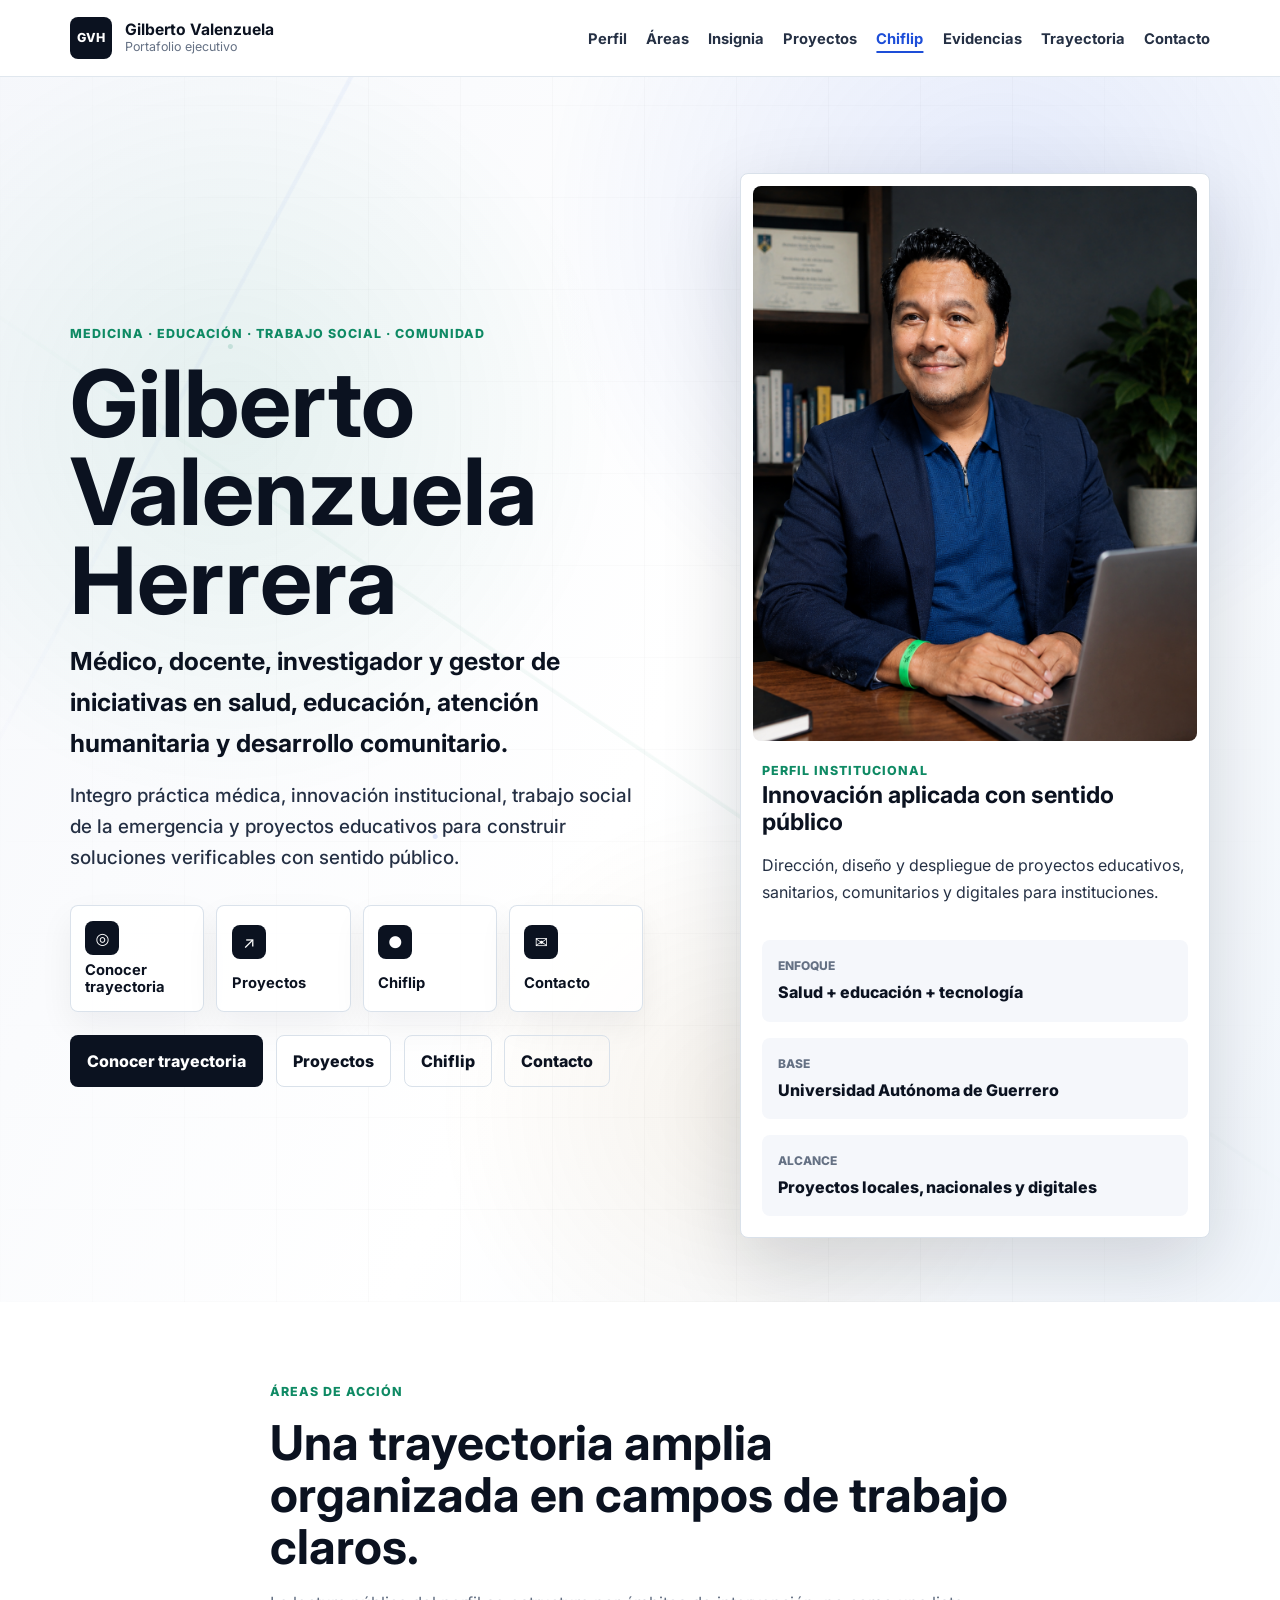
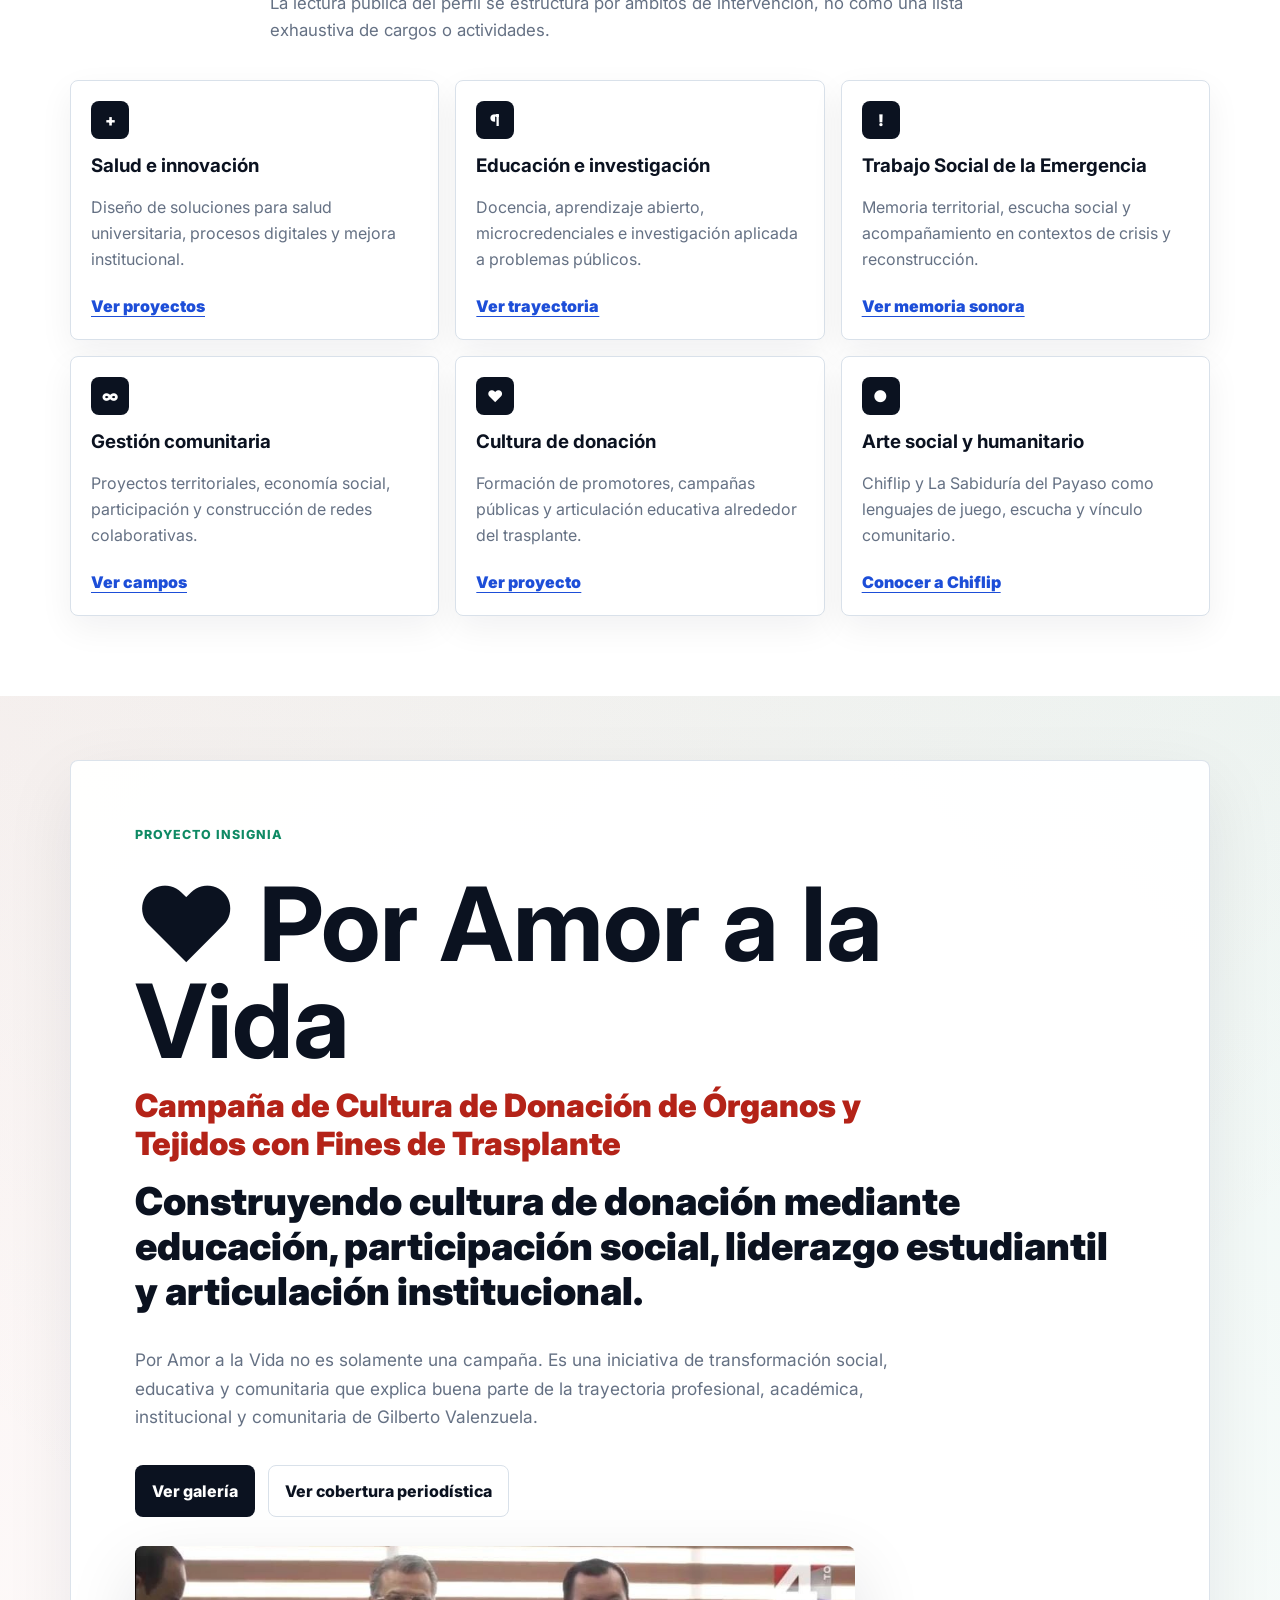
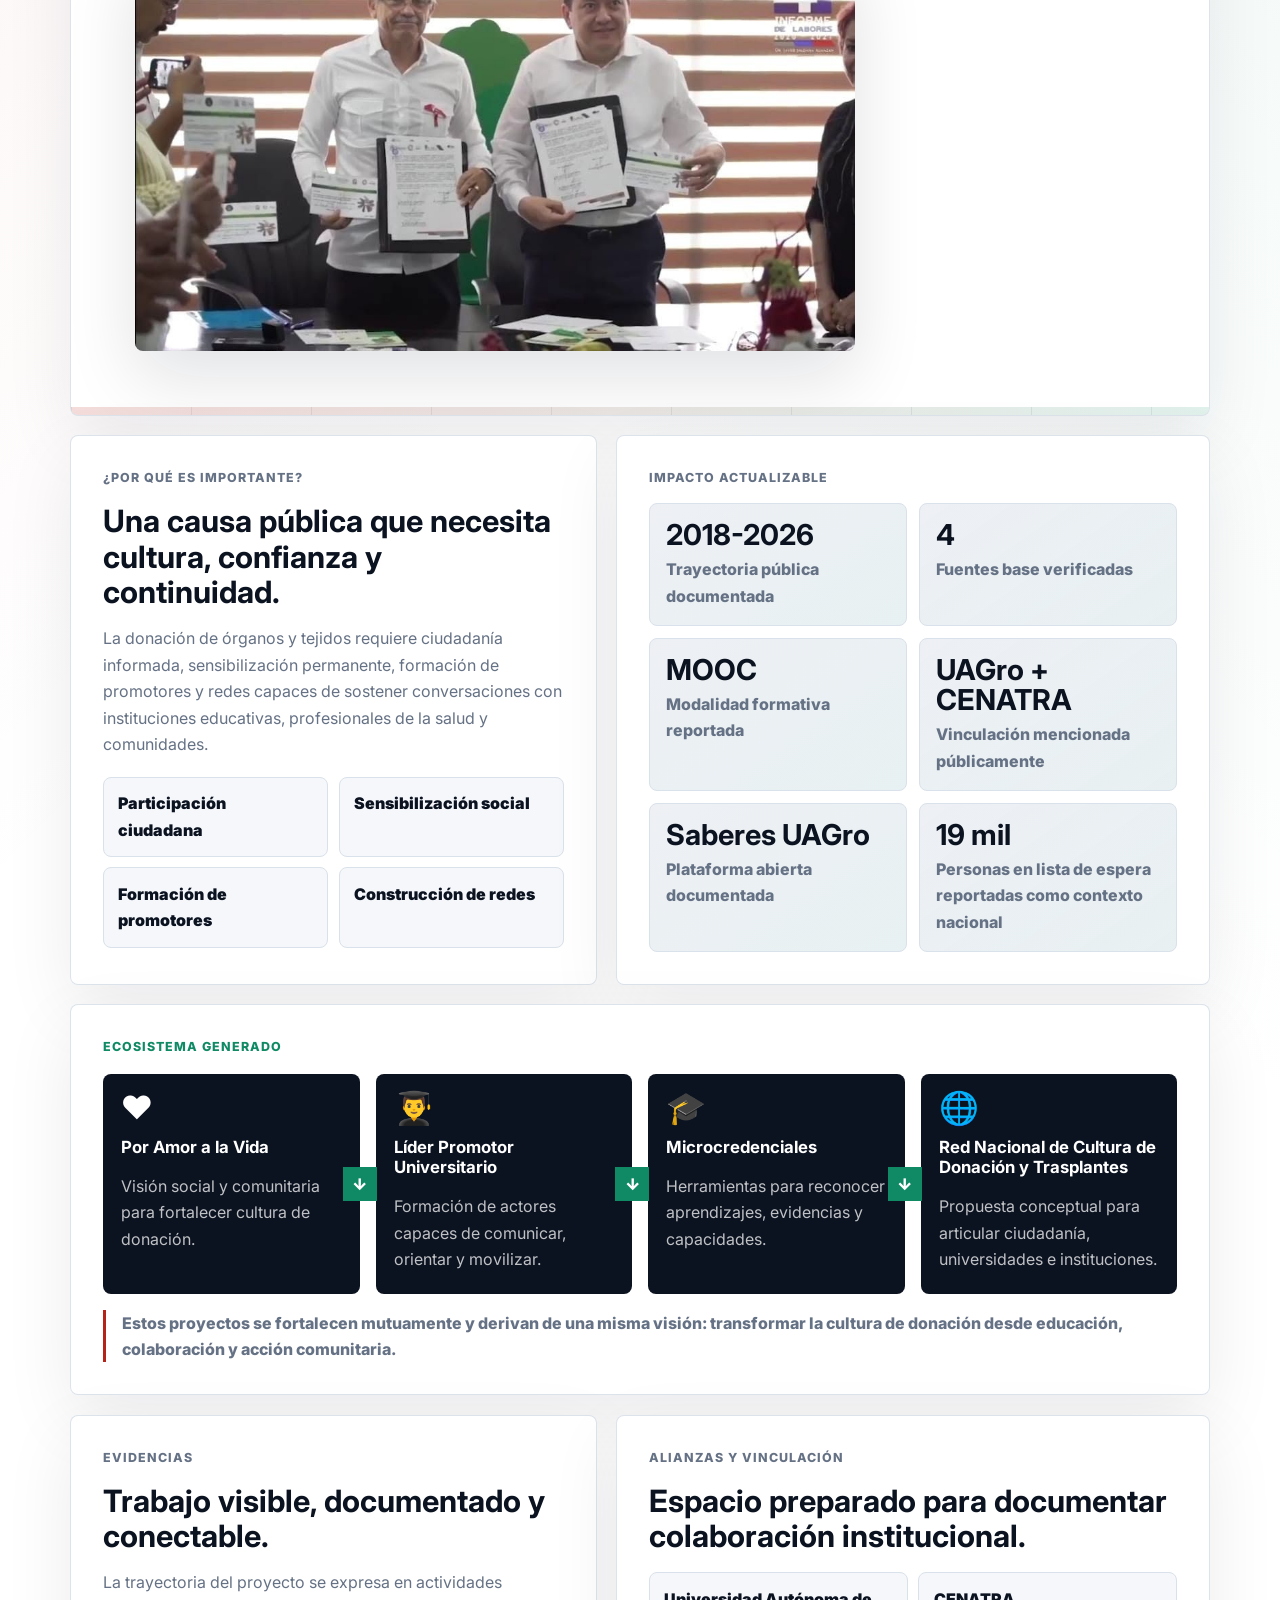
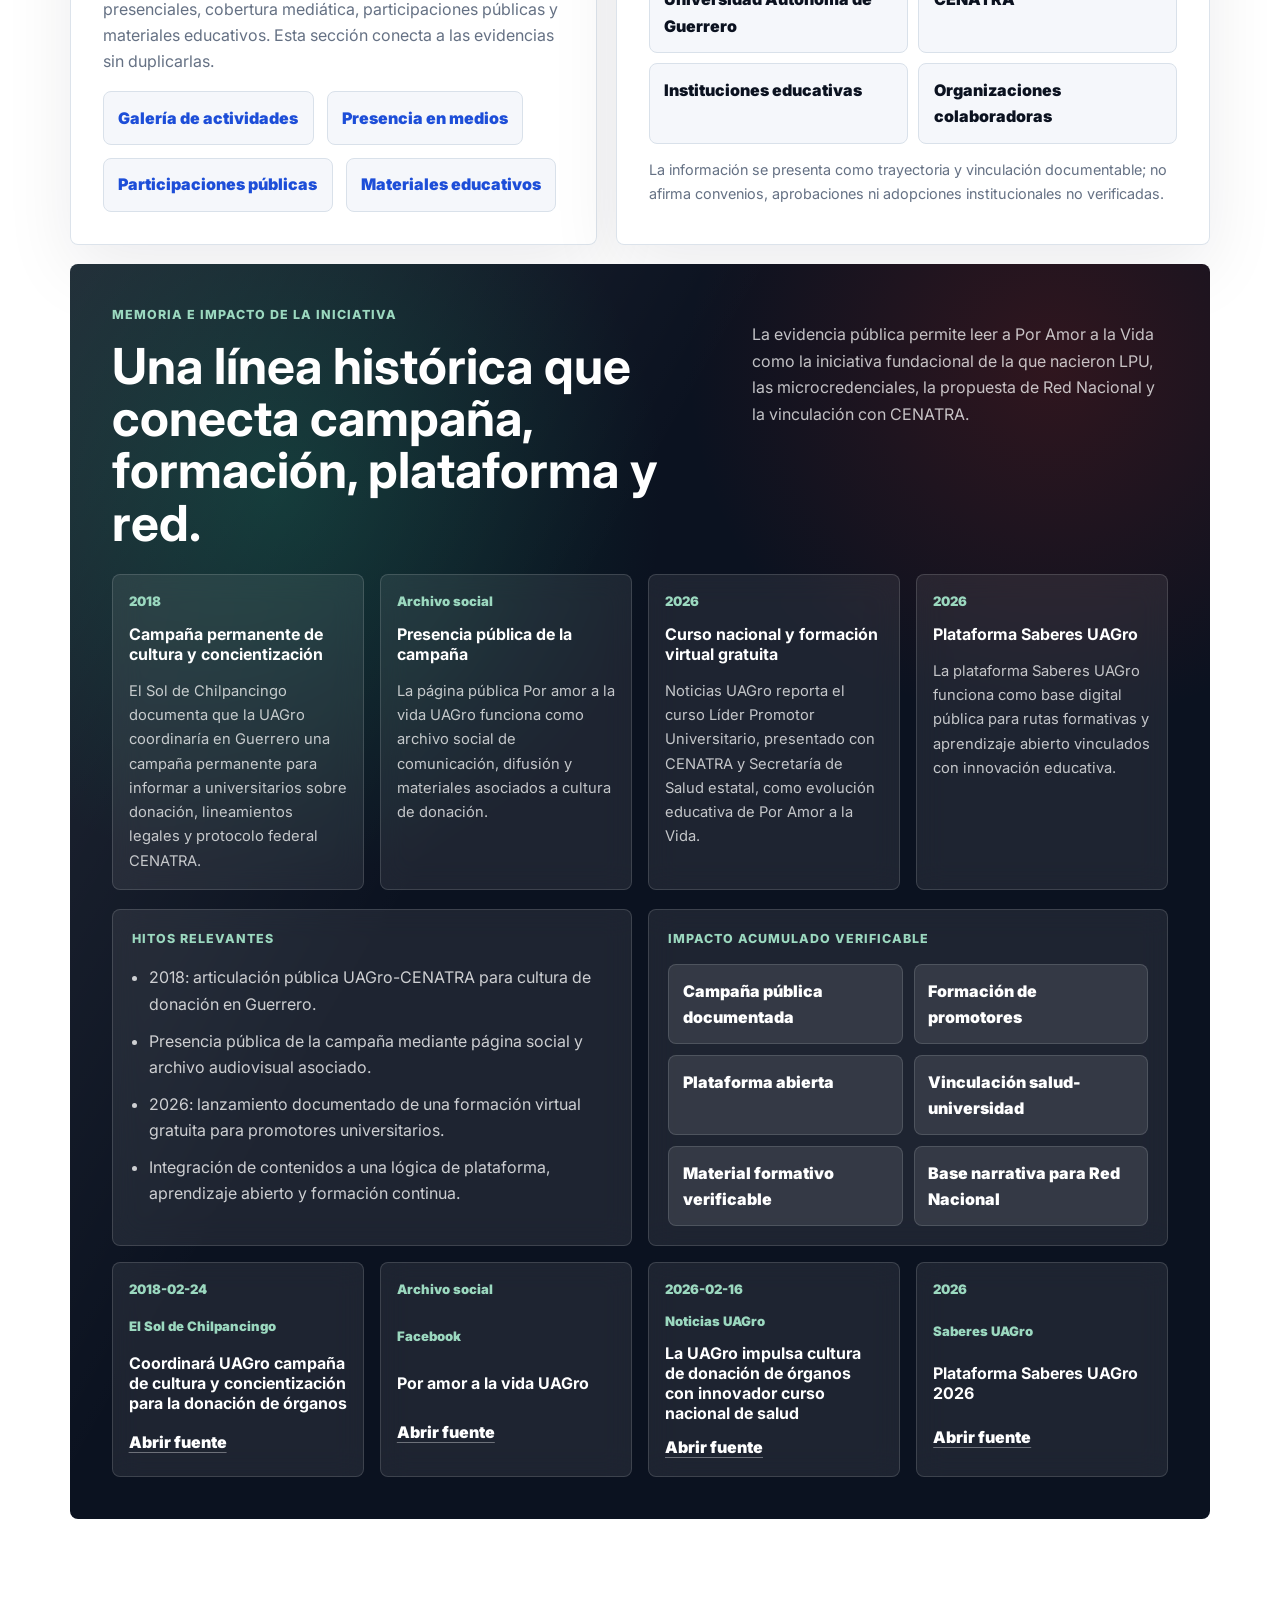
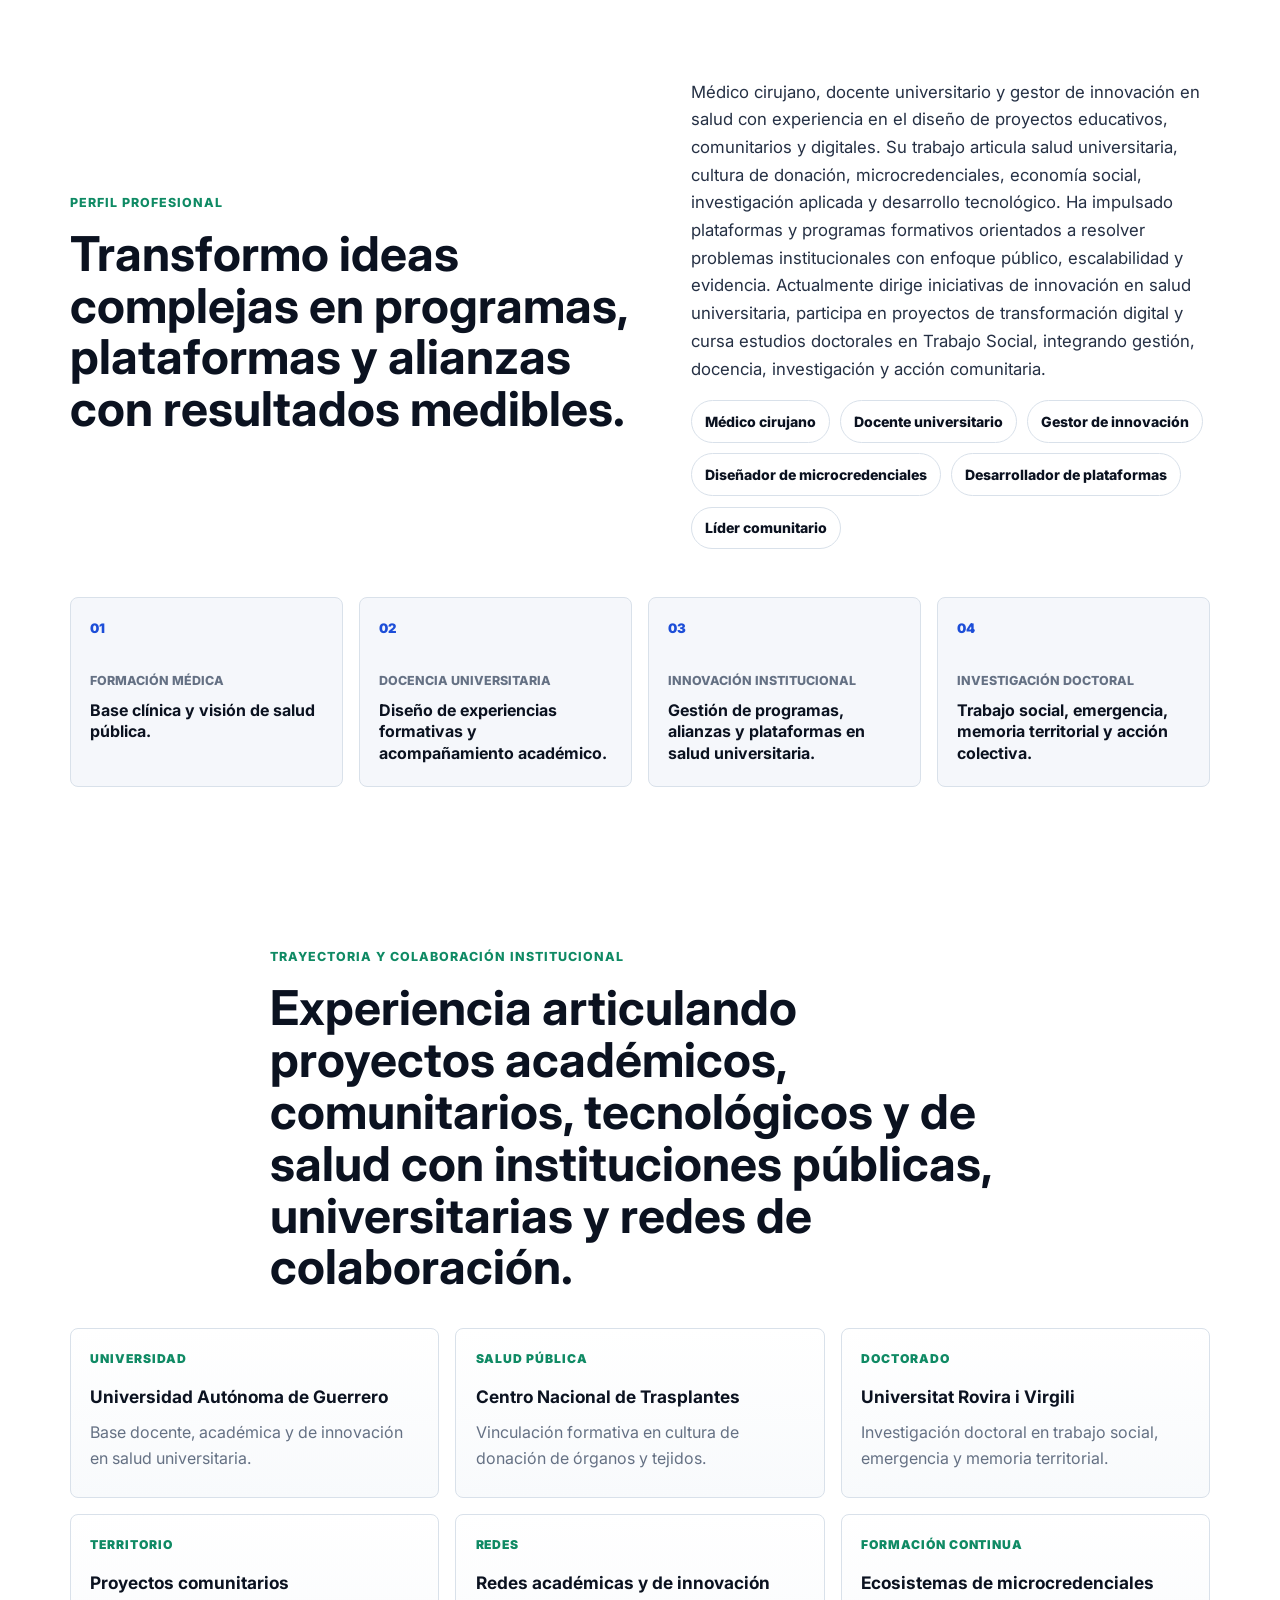
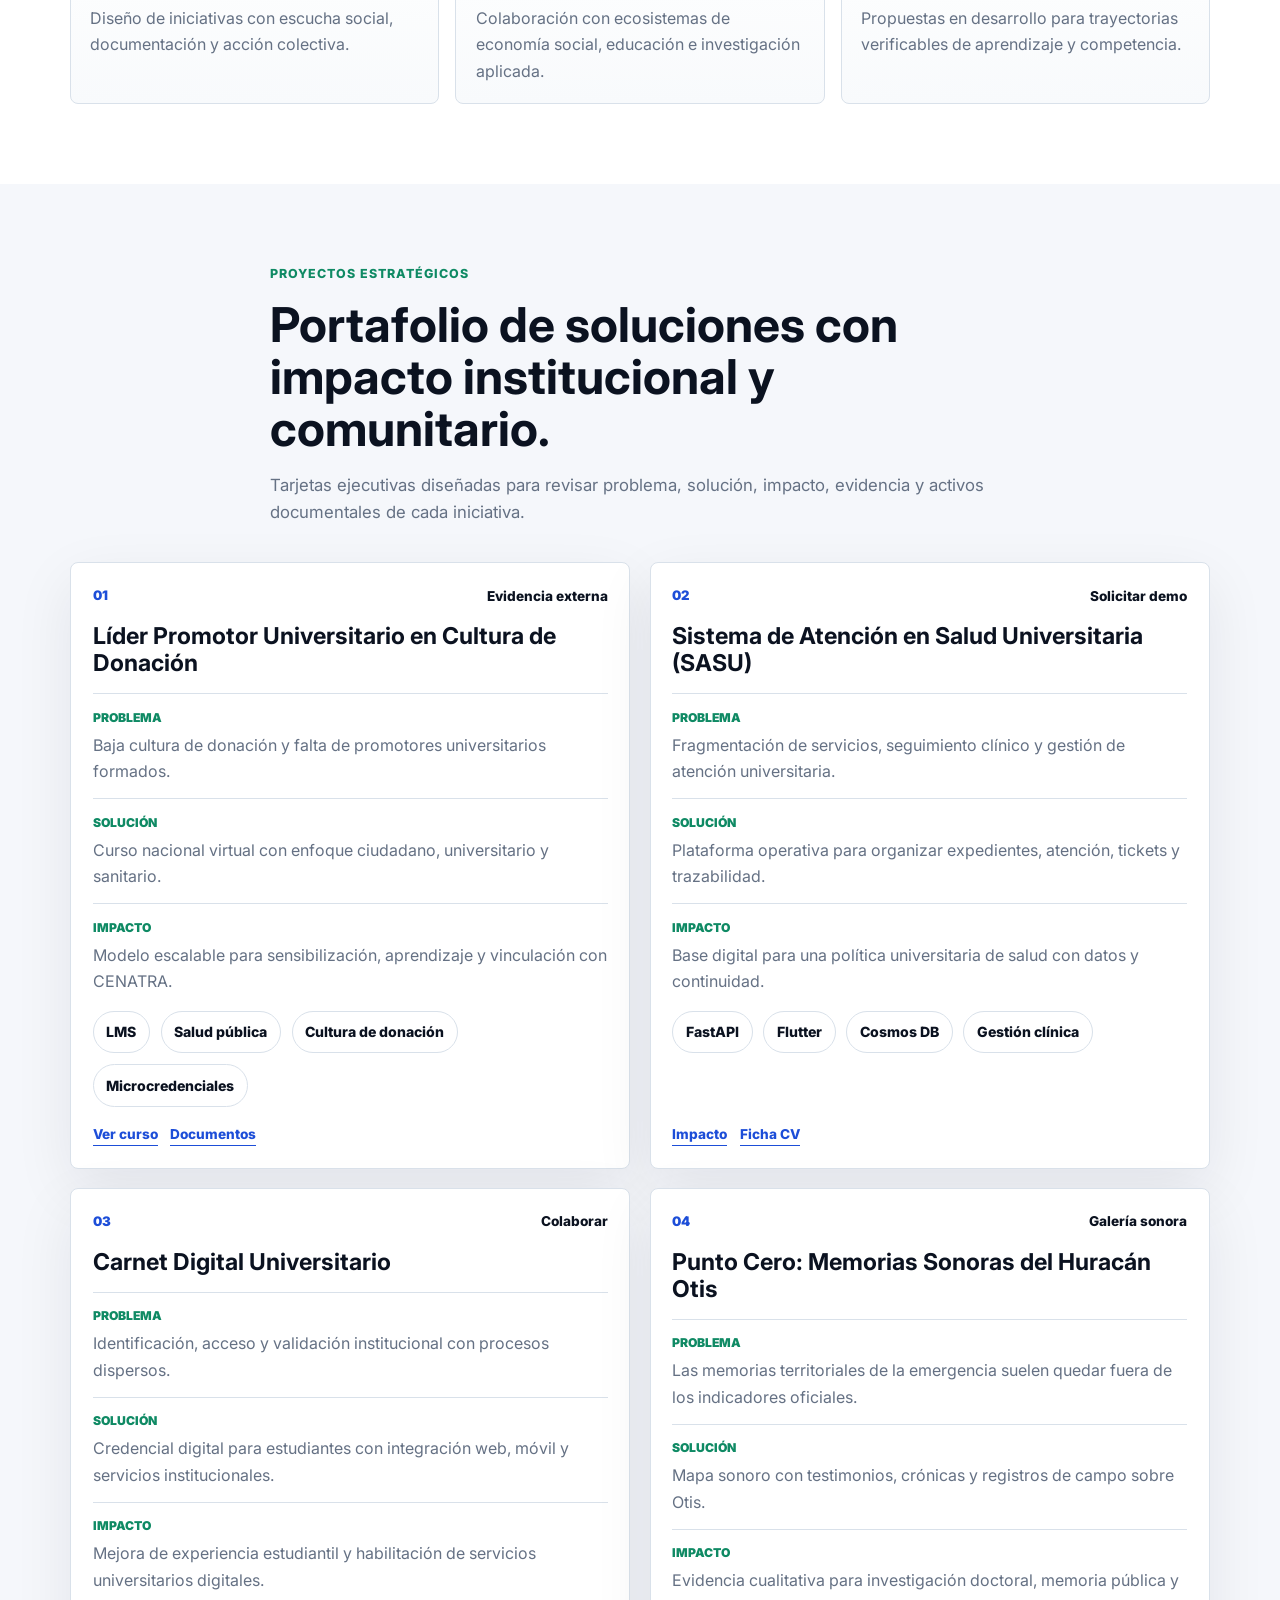
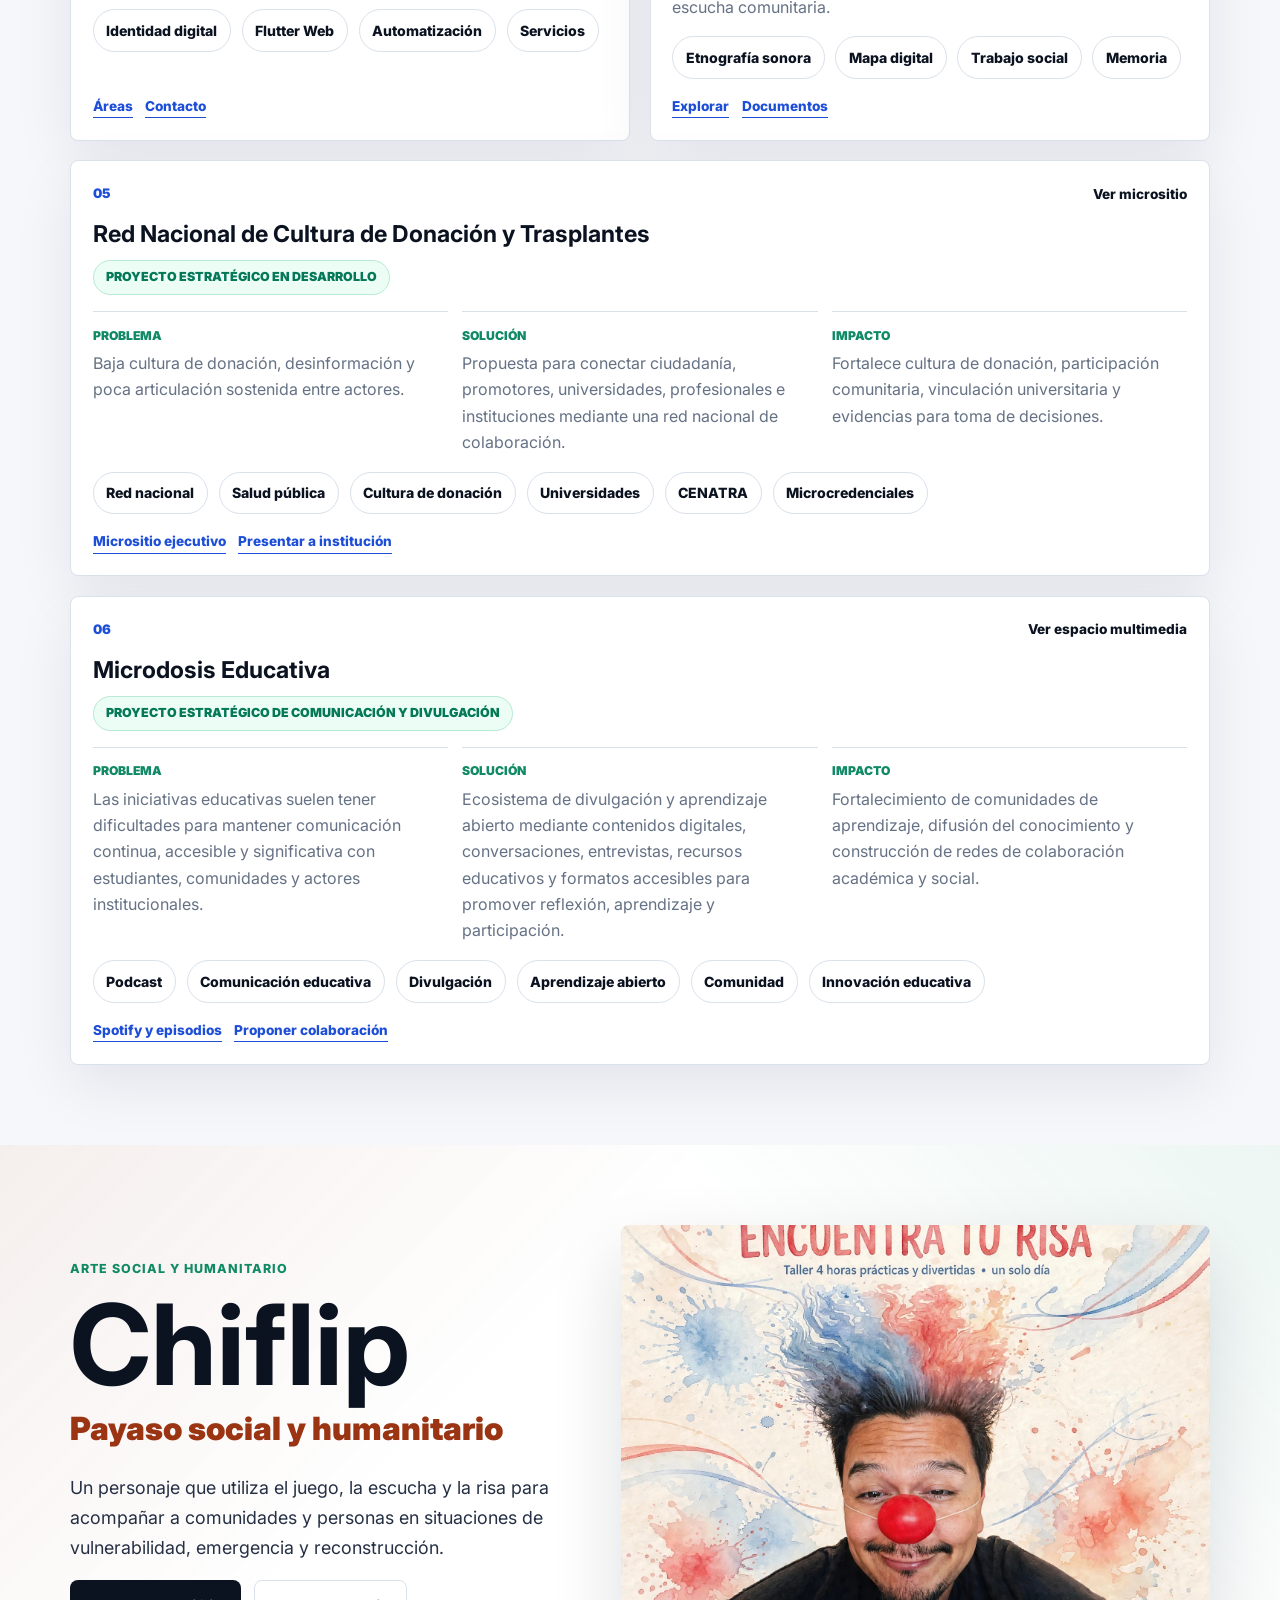
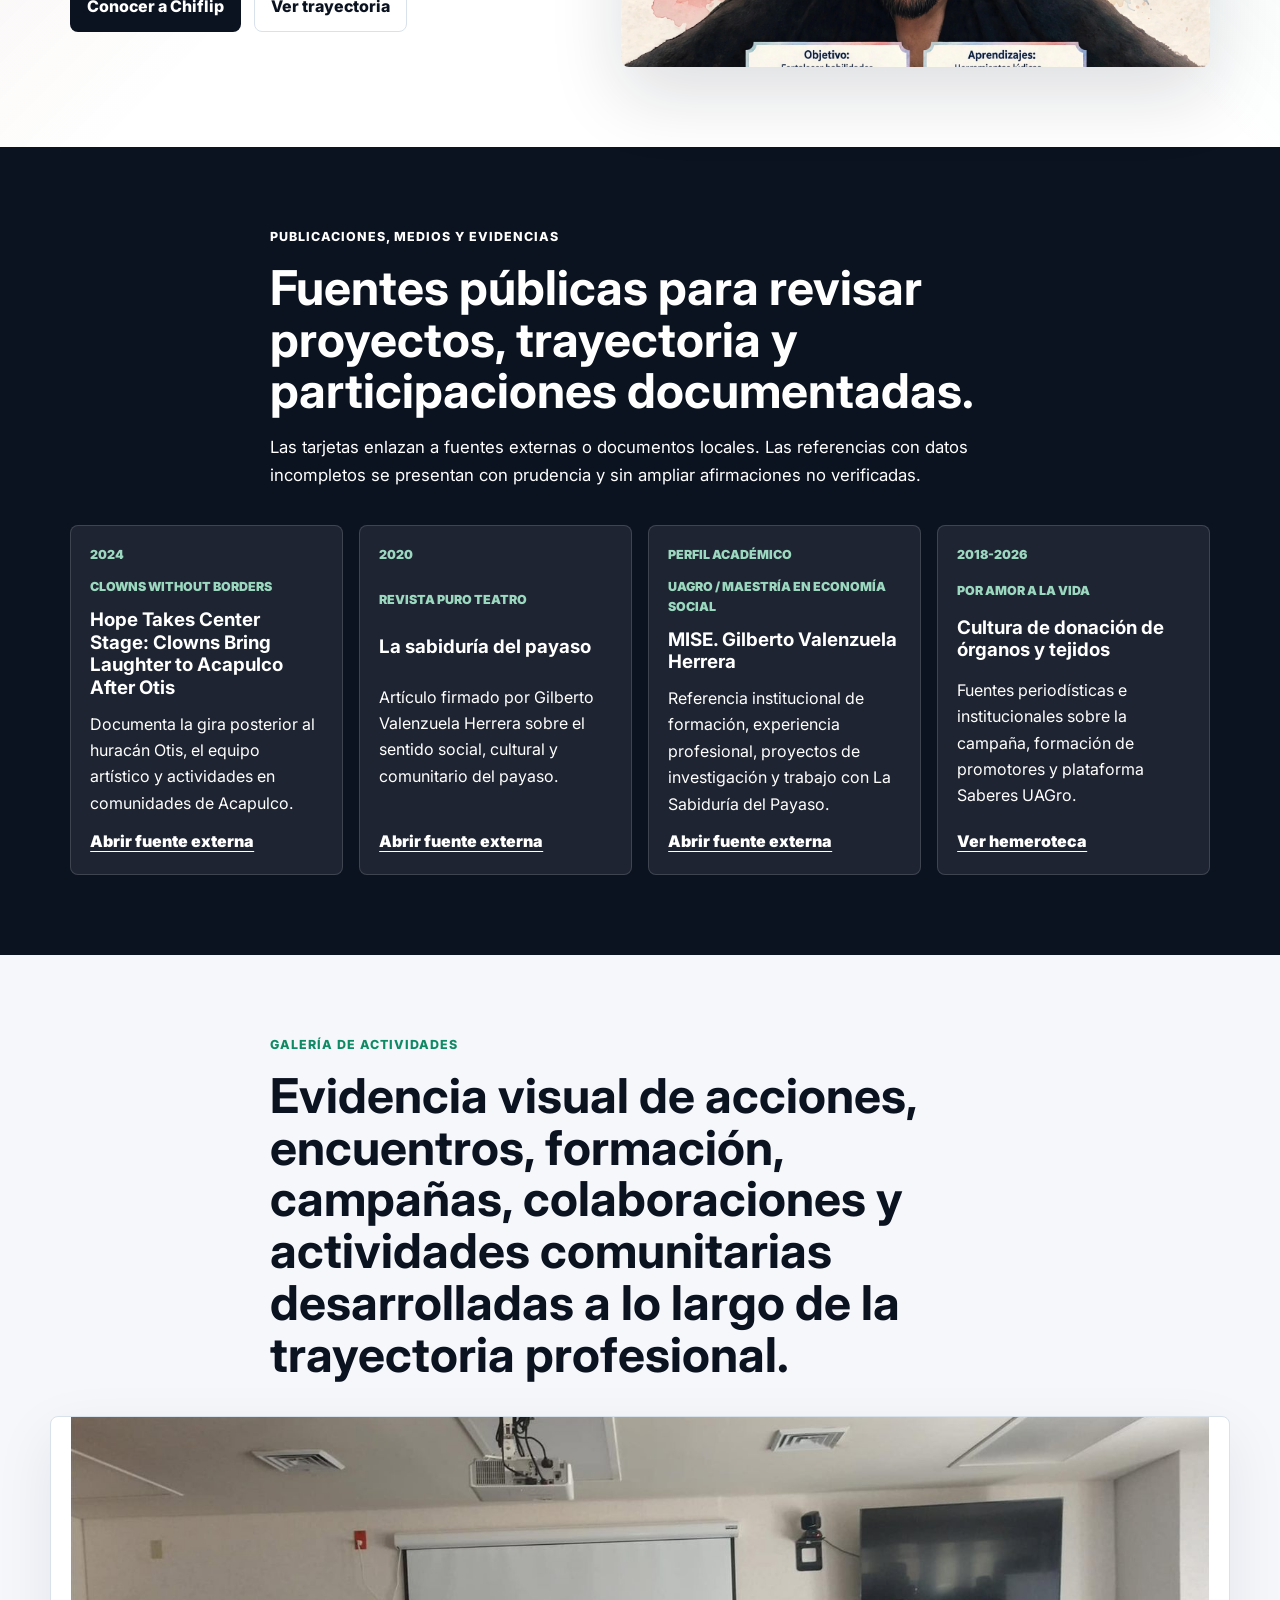
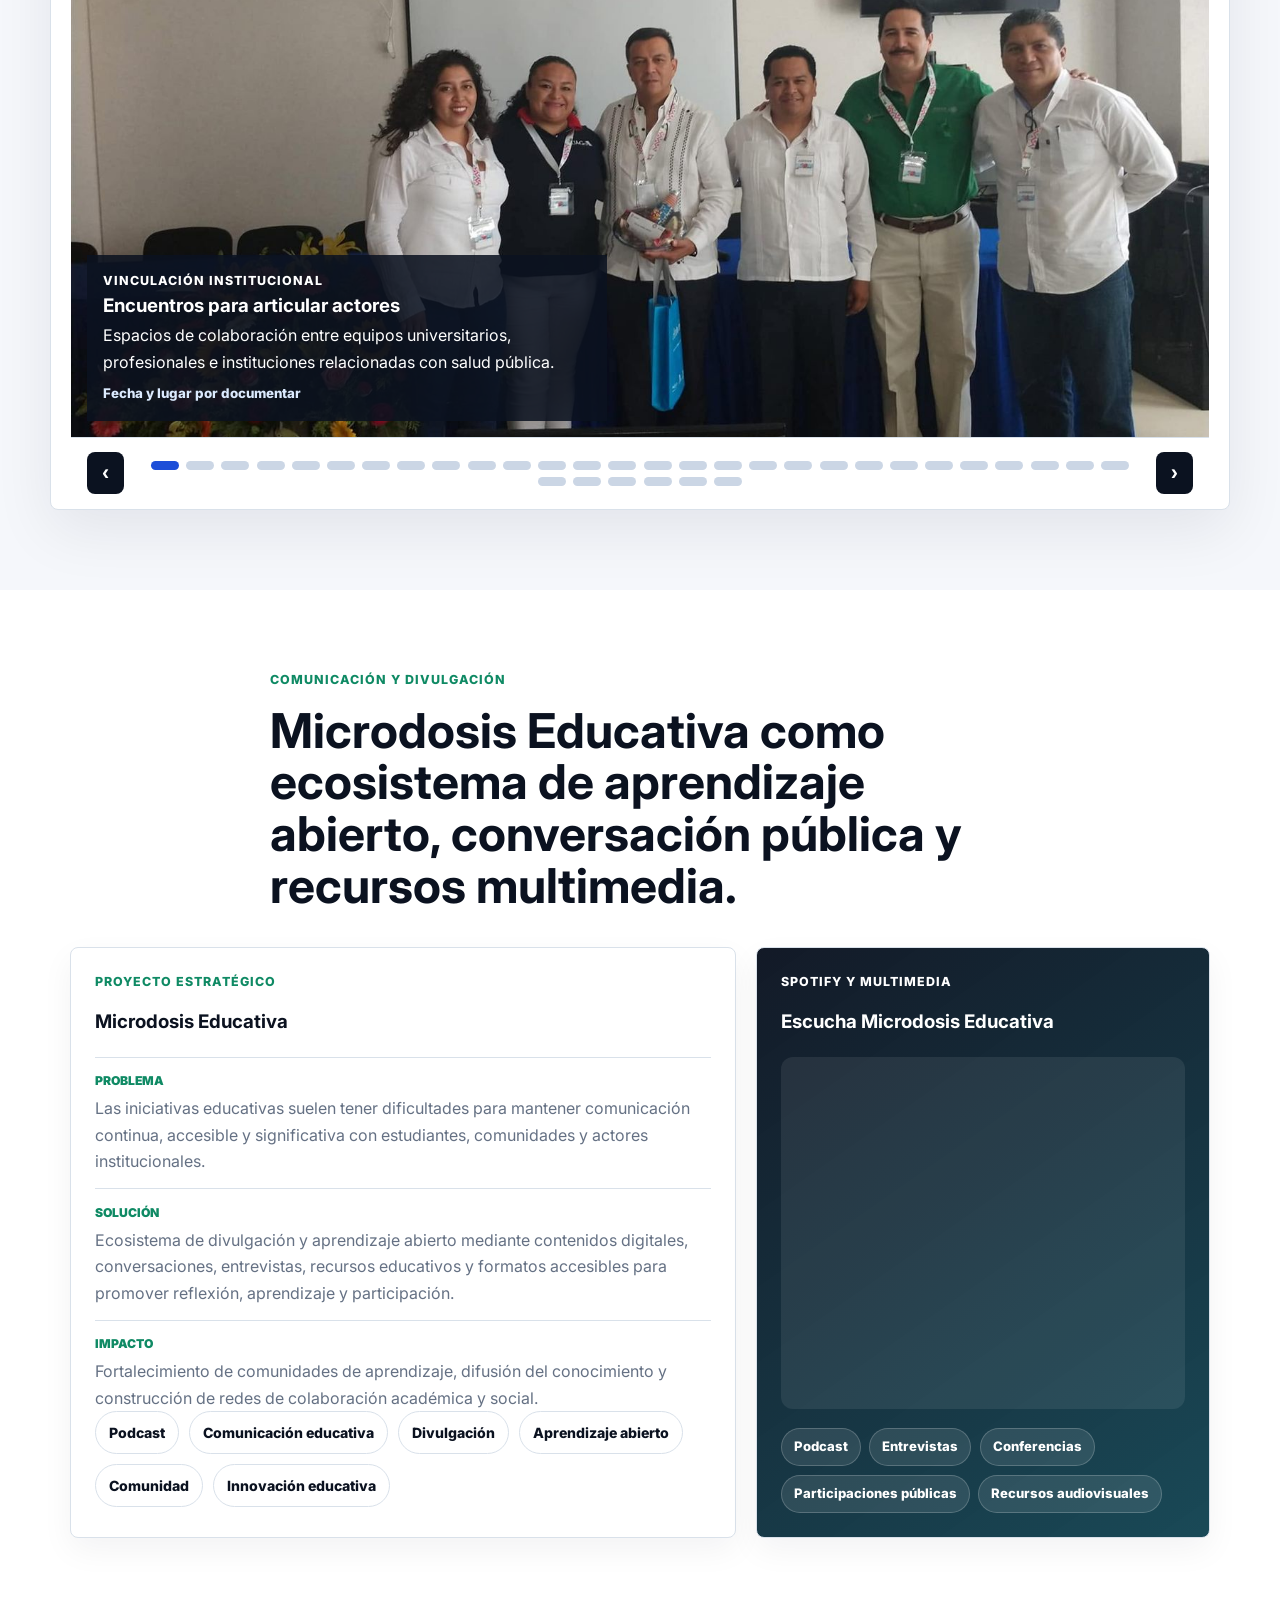
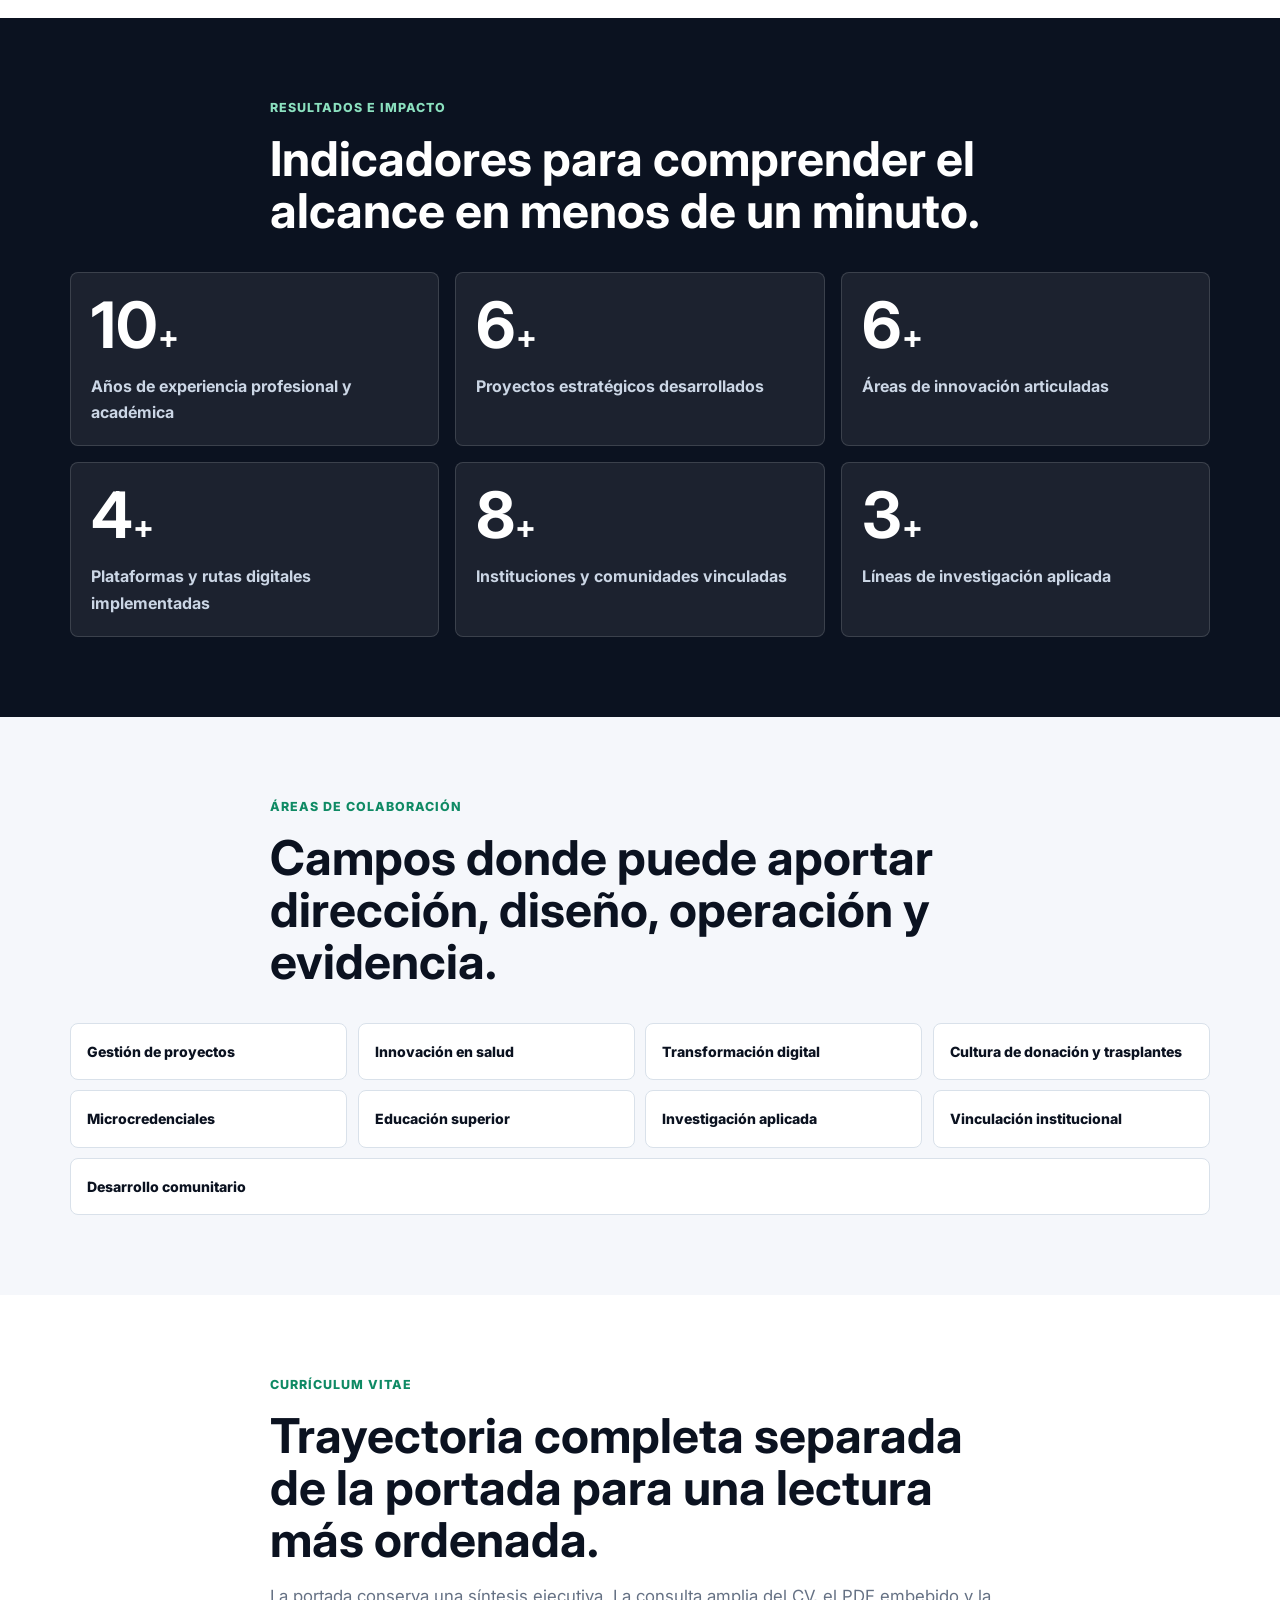
<file: index.html>
<!DOCTYPE html>
<html lang="es">
<head>
    <meta charset="UTF-8">
    <meta name="viewport" content="width=device-width, initial-scale=1.0">
    <title>Gilberto Valenzuela Herrera | CVU Digital y Portafolio Ejecutivo</title>
    <meta name="description" content="Médico, gestor de innovación en salud y desarrollador de proyectos educativos, tecnológicos y comunitarios.">
    <meta name="author" content="Gilberto Valenzuela Herrera">
    <meta name="theme-color" content="#0b1220">
    <meta property="og:type" content="profile">
    <meta property="og:title" content="Gilberto Valenzuela Herrera | CVU Digital y Portafolio Ejecutivo">
    <meta property="og:description" content="Médico, gestor de innovación en salud y desarrollador de proyectos educativos, tecnológicos y comunitarios.">
    <meta property="og:url" content="https://cvu.somoseduk.org/">
    <meta property="og:image" content="https://cvu.somoseduk.org/assets/img/gilberto-valenzuela-hero.png">
    <meta property="og:image:alt" content="Retrato profesional de Gilberto Valenzuela Herrera">
    <meta property="og:locale" content="es_MX">
    <link rel="canonical" href="https://cvu.somoseduk.org/">
    <link rel="preconnect" href="https://fonts.googleapis.com">
    <link rel="preconnect" href="https://fonts.gstatic.com" crossorigin>
    <link href="https://fonts.googleapis.com/css2?family=Inter:wght@400;500;600;700;800&display=swap" rel="stylesheet">
    <link rel="stylesheet" href="styles.css">
    <script type="application/ld+json">
    {
        "@context": "https://schema.org",
        "@type": "Person",
        "name": "Gilberto Valenzuela Herrera",
        "jobTitle": "Medico, gestor de innovacion en salud y desarrollador de proyectos educativos",
        "affiliation": {
            "@type": "CollegeOrUniversity",
            "name": "Universidad Autonoma de Guerrero"
        },
        "url": "https://cvu.somoseduk.org/",
        "sameAs": [
            "https://orcid.org/0000-0003-2443-1051",
            "https://scholar.google.es/citations?user=XbuuacoAAAAJ&hl=es",
            "https://www.facebook.com/Dr.Gilface/"
        ],
        "knowsAbout": [
            "Innovacion en salud",
            "Educacion superior",
            "Microcredenciales",
            "Transformacion digital",
            "Trabajo social de la emergencia",
            "Desarrollo comunitario"
        ]
    }
    </script>
</head>
<body>
    <a class="skip-link" href="#contenido">Saltar al contenido</a>

    <header class="site-header" data-header>
        <div class="container nav-shell">
            <a class="brand" href="#inicio" aria-label="Ir al inicio">
                <span class="brand-mark" aria-hidden="true">GVH</span>
                <span>
                    <strong>Gilberto Valenzuela</strong>
                    <small>Portafolio ejecutivo</small>
                </span>
            </a>

            <button class="menu-toggle" id="mobile-menu" type="button" aria-label="Abrir menú" aria-expanded="false" aria-controls="primary-nav">
                <span></span>
                <span></span>
                <span></span>
            </button>

            <nav class="primary-nav" id="primary-nav" aria-label="Navegación principal">
                <ul class="nav-links">
                    <li><a href="#perfil">Perfil</a></li>
                    <li><a href="#areas">Áreas</a></li>
                    <li><a href="#proyecto-insignia">Insignia</a></li>
                    <li><a href="#proyectos">Proyectos</a></li>
                    <li><a href="#chiflip">Chiflip</a></li>
                    <li><a href="#evidencias">Evidencias</a></li>
                    <li><a href="trayectoria/">Trayectoria</a></li>
                    <li><a href="#contacto">Contacto</a></li>
                </ul>
            </nav>
        </div>
    </header>

    <nav class="mobile-bottom-nav" aria-label="Navegación ejecutiva móvil">
        <a href="#inicio"><span aria-hidden="true">⌂</span>Inicio</a>
        <a href="#proyecto-insignia"><span aria-hidden="true">♥</span>Proyecto</a>
        <a href="#proyectos"><span aria-hidden="true">↗</span>Proyectos</a>
        <a href="chiflip/"><span aria-hidden="true">●</span>Chiflip</a>
        <a href="#contacto"><span aria-hidden="true">✉</span>Contacto</a>
    </nav>

    <main id="contenido">
        <section id="inicio" class="hero section">
            <div class="container hero-grid">
                <div class="hero-copy reveal">
                    <p class="eyebrow">Medicina · Educación · Trabajo social · Comunidad</p>
                    <h1>Gilberto Valenzuela Herrera</h1>
                    <p class="hero-subtitle">Médico, docente, investigador y gestor de iniciativas en salud, educación, atención humanitaria y desarrollo comunitario.</p>
                    <p class="hero-lede">Integro práctica médica, innovación institucional, trabajo social de la emergencia y proyectos educativos para construir soluciones verificables con sentido público.</p>
                    <div class="hero-quick-links" aria-label="Accesos rápidos">
                        <a href="#perfil"><span aria-hidden="true">◎</span><strong>Conocer trayectoria</strong></a>
                        <a href="#proyectos"><span aria-hidden="true">↗</span><strong>Proyectos</strong></a>
                        <a href="chiflip/"><span aria-hidden="true">●</span><strong>Chiflip</strong></a>
                        <a href="#contacto"><span aria-hidden="true">✉</span><strong>Contacto</strong></a>
                    </div>
                    <div class="hero-actions" aria-label="Acciones principales">
                        <a class="btn btn-primary" href="#perfil">Conocer trayectoria</a>
                        <a class="btn btn-secondary" href="#proyectos">Proyectos</a>
                        <a class="btn btn-ghost" href="chiflip/">Chiflip</a>
                        <a class="btn btn-ghost" href="#contacto">Contacto</a>
                    </div>
                </div>

                <aside class="hero-portrait-card reveal" aria-label="Retrato y resumen ejecutivo">
                    <figure class="hero-portrait-frame">
                        <img src="assets/img/gilberto-valenzuela-hero.png" alt="Retrato profesional de Gilberto Valenzuela Herrera" width="1536" height="2048">
                    </figure>
                    <div class="hero-portrait-summary">
                        <div>
                            <p class="card-label">Perfil institucional</p>
                            <h2>Innovación aplicada con sentido público</h2>
                            <p>Dirección, diseño y despliegue de proyectos educativos, sanitarios, comunitarios y digitales para instituciones.</p>
                        </div>
                        <dl class="hero-proof">
                            <div>
                                <dt>Enfoque</dt>
                                <dd>Salud + educación + tecnología</dd>
                            </div>
                            <div>
                                <dt>Base</dt>
                                <dd>Universidad Autónoma de Guerrero</dd>
                            </div>
                            <div>
                                <dt>Alcance</dt>
                                <dd>Proyectos locales, nacionales y digitales</dd>
                            </div>
                        </dl>
                    </div>
                </aside>
            </div>
        </section>

        <section id="areas" class="section action-areas-section" aria-labelledby="areas-title">
            <div class="container section-heading reveal">
                <p class="eyebrow">Áreas de acción</p>
                <h2 id="areas-title">Una trayectoria amplia organizada en campos de trabajo claros.</h2>
                <p>La lectura pública del perfil se estructura por ámbitos de intervención, no como una lista exhaustiva de cargos o actividades.</p>
            </div>

            <div class="container action-area-grid">
                <article class="action-area-card reveal">
                    <span aria-hidden="true">+</span>
                    <h3>Salud e innovación</h3>
                    <p>Diseño de soluciones para salud universitaria, procesos digitales y mejora institucional.</p>
                    <a href="#proyectos">Ver proyectos</a>
                </article>
                <article class="action-area-card reveal">
                    <span aria-hidden="true">¶</span>
                    <h3>Educación e investigación</h3>
                    <p>Docencia, aprendizaje abierto, microcredenciales e investigación aplicada a problemas públicos.</p>
                    <a href="trayectoria/">Ver trayectoria</a>
                </article>
                <article class="action-area-card reveal">
                    <span aria-hidden="true">!</span>
                    <h3>Trabajo Social de la Emergencia</h3>
                    <p>Memoria territorial, escucha social y acompañamiento en contextos de crisis y reconstrucción.</p>
                    <a href="#proyectos">Ver memoria sonora</a>
                </article>
                <article class="action-area-card reveal">
                    <span aria-hidden="true">∞</span>
                    <h3>Gestión comunitaria</h3>
                    <p>Proyectos territoriales, economía social, participación y construcción de redes colaborativas.</p>
                    <a href="#colaboracion">Ver campos</a>
                </article>
                <article class="action-area-card reveal">
                    <span aria-hidden="true">♥</span>
                    <h3>Cultura de donación</h3>
                    <p>Formación de promotores, campañas públicas y articulación educativa alrededor del trasplante.</p>
                    <a href="#proyecto-insignia">Ver proyecto</a>
                </article>
                <article class="action-area-card reveal">
                    <span aria-hidden="true">●</span>
                    <h3>Arte social y humanitario</h3>
                    <p>Chiflip y La Sabiduría del Payaso como lenguajes de juego, escucha y vínculo comunitario.</p>
                    <a href="chiflip/">Conocer a Chiflip</a>
                </article>
            </div>
        </section>

        <section id="proyecto-insignia" class="section flagship-section" aria-labelledby="flagship-title">
            <div class="container flagship-shell">
                <div class="flagship-hero reveal">
                    <p class="eyebrow">Proyecto insignia</p>
                    <h2 id="flagship-title"><span aria-hidden="true">❤️</span> Por Amor a la Vida</h2>
                    <p class="flagship-subtitle">Campaña de Cultura de Donación de Órganos y Tejidos con Fines de Trasplante</p>
                    <p class="flagship-lede">Construyendo cultura de donación mediante educación, participación social, liderazgo estudiantil y articulación institucional.</p>
                    <p>Por Amor a la Vida no es solamente una campaña. Es una iniciativa de transformación social, educativa y comunitaria que explica buena parte de la trayectoria profesional, académica, institucional y comunitaria de Gilberto Valenzuela.</p>
                    <div class="flagship-actions" aria-label="Evidencias del proyecto insignia">
                        <a class="btn btn-primary" href="#galeria">Ver galería</a>
                        <a class="btn btn-secondary" href="cenatra-microcredenciales.html#medios">Ver cobertura periodística</a>
                    </div>
                    <figure class="flagship-feature-image" aria-label="Evidencia visual del proyecto Por Amor a la Vida">
                        <img src="assets/galeria/130026455-729828184303852-6035223798660888174-n.jpg" alt="Evidencia institucional vinculada con cultura de donación de órganos y tejidos">
                    </figure>
                </div>

                <div class="flagship-grid reveal">
                    <article class="flagship-card flagship-why">
                        <p class="card-label">¿Por qué es importante?</p>
                        <h3>Una causa pública que necesita cultura, confianza y continuidad.</h3>
                        <p>La donación de órganos y tejidos requiere ciudadanía informada, sensibilización permanente, formación de promotores y redes capaces de sostener conversaciones con instituciones educativas, profesionales de la salud y comunidades.</p>
                        <div class="flagship-focus-list">
                            <span>Participación ciudadana</span>
                            <span>Sensibilización social</span>
                            <span>Formación de promotores</span>
                            <span>Construcción de redes</span>
                        </div>
                    </article>

                    <article class="flagship-card flagship-impact">
                        <p class="card-label">Impacto actualizable</p>
                        <div class="flagship-metrics" aria-label="Indicadores del proyecto Por Amor a la Vida">
                            <div><strong>2018-2026</strong><span>Trayectoria pública documentada</span></div>
                            <div><strong>4</strong><span>Fuentes base verificadas</span></div>
                            <div><strong>MOOC</strong><span>Modalidad formativa reportada</span></div>
                            <div><strong>UAGro + CENATRA</strong><span>Vinculación mencionada públicamente</span></div>
                            <div><strong>Saberes UAGro</strong><span>Plataforma abierta documentada</span></div>
                            <div><strong>19 mil</strong><span>Personas en lista de espera reportadas como contexto nacional</span></div>
                        </div>
                    </article>
                </div>

                <div class="flagship-ecosystem reveal" aria-label="Ecosistema derivado de Por Amor a la Vida">
                    <p class="card-label">Ecosistema generado</p>
                    <div class="ecosystem-flow">
                        <article>
                            <span aria-hidden="true">❤️</span>
                            <strong>Por Amor a la Vida</strong>
                            <p>Visión social y comunitaria para fortalecer cultura de donación.</p>
                        </article>
                        <article>
                            <span aria-hidden="true">👨‍🎓</span>
                            <strong>Líder Promotor Universitario</strong>
                            <p>Formación de actores capaces de comunicar, orientar y movilizar.</p>
                        </article>
                        <article>
                            <span aria-hidden="true">🎓</span>
                            <strong>Microcredenciales</strong>
                            <p>Herramientas para reconocer aprendizajes, evidencias y capacidades.</p>
                        </article>
                        <article>
                            <span aria-hidden="true">🌐</span>
                            <strong>Red Nacional de Cultura de Donación y Trasplantes</strong>
                            <p>Propuesta conceptual para articular ciudadanía, universidades e instituciones.</p>
                        </article>
                    </div>
                    <p class="flagship-note">Estos proyectos se fortalecen mutuamente y derivan de una misma visión: transformar la cultura de donación desde educación, colaboración y acción comunitaria.</p>
                </div>

                <div class="flagship-evidence reveal">
                    <article>
                        <p class="card-label">Evidencias</p>
                        <h3>Trabajo visible, documentado y conectable.</h3>
                        <p>La trayectoria del proyecto se expresa en actividades presenciales, cobertura mediática, participaciones públicas y materiales educativos. Esta sección conecta a las evidencias sin duplicarlas.</p>
                        <div class="flagship-evidence-links">
                            <a href="#galeria">Galería de actividades</a>
                            <a href="cenatra-microcredenciales.html#medios">Presencia en medios</a>
                            <a href="#comunicacion">Participaciones públicas</a>
                            <a href="#comunicacion">Materiales educativos</a>
                        </div>
                    </article>
                    <article>
                        <p class="card-label">Alianzas y vinculación</p>
                        <h3>Espacio preparado para documentar colaboración institucional.</h3>
                        <div class="flagship-alliance-grid">
                            <span>Universidad Autónoma de Guerrero</span>
                            <span>CENATRA</span>
                            <span>Instituciones educativas</span>
                            <span>Organizaciones colaboradoras</span>
                        </div>
                        <p class="flagship-disclaimer">La información se presenta como trayectoria y vinculación documentable; no afirma convenios, aprobaciones ni adopciones institucionales no verificadas.</p>
                    </article>
                </div>

                <div class="flagship-memory reveal" aria-labelledby="memory-title">
                    <div class="flagship-memory-header">
                        <div>
                            <p class="eyebrow">Memoria e impacto de la iniciativa</p>
                            <h3 id="memory-title">Una línea histórica que conecta campaña, formación, plataforma y red.</h3>
                        </div>
                        <p>La evidencia pública permite leer a Por Amor a la Vida como la iniciativa fundacional de la que nacieron LPU, las microcredenciales, la propuesta de Red Nacional y la vinculación con CENATRA.</p>
                    </div>

                    <div class="memory-timeline" aria-label="Trayectoria histórica documentada">
                        <article>
                            <time datetime="2018-02-24">2018</time>
                            <h4>Campaña permanente de cultura y concientización</h4>
                            <p>El Sol de Chilpancingo documenta que la UAGro coordinaría en Guerrero una campaña permanente para informar a universitarios sobre donación, lineamientos legales y protocolo federal CENATRA.</p>
                        </article>
                        <article>
                            <span class="memory-date">Archivo social</span>
                            <h4>Presencia pública de la campaña</h4>
                            <p>La página pública Por amor a la vida UAGro funciona como archivo social de comunicación, difusión y materiales asociados a cultura de donación.</p>
                        </article>
                        <article>
                            <time datetime="2026-02-16">2026</time>
                            <h4>Curso nacional y formación virtual gratuita</h4>
                            <p>Noticias UAGro reporta el curso Líder Promotor Universitario, presentado con CENATRA y Secretaría de Salud estatal, como evolución educativa de Por Amor a la Vida.</p>
                        </article>
                        <article>
                            <time datetime="2026">2026</time>
                            <h4>Plataforma Saberes UAGro</h4>
                            <p>La plataforma Saberes UAGro funciona como base digital pública para rutas formativas y aprendizaje abierto vinculados con innovación educativa.</p>
                        </article>
                    </div>

                    <div class="memory-split">
                        <article class="memory-panel">
                            <p class="card-label">Hitos relevantes</p>
                            <ul class="memory-hit-list">
                                <li>2018: articulación pública UAGro-CENATRA para cultura de donación en Guerrero.</li>
                                <li>Presencia pública de la campaña mediante página social y archivo audiovisual asociado.</li>
                                <li>2026: lanzamiento documentado de una formación virtual gratuita para promotores universitarios.</li>
                                <li>Integración de contenidos a una lógica de plataforma, aprendizaje abierto y formación continua.</li>
                            </ul>
                        </article>
                        <article class="memory-panel">
                            <p class="card-label">Impacto acumulado verificable</p>
                            <div class="memory-impact-grid">
                                <span>Campaña pública documentada</span>
                                <span>Formación de promotores</span>
                                <span>Plataforma abierta</span>
                                <span>Vinculación salud-universidad</span>
                                <span>Material formativo verificable</span>
                                <span>Base narrativa para Red Nacional</span>
                            </div>
                        </article>
                    </div>

                    <div class="public-evidence-grid" aria-label="Evidencia pública verificable">
                        <article>
                            <span>2018-02-24</span>
                            <strong>El Sol de Chilpancingo</strong>
                            <h4>Coordinará UAGro campaña de cultura y concientización para la donación de órganos</h4>
                            <a href="https://www.elsoldechilpancingo.mx/2018/02/24/coordinara-uagro-campana-de-cultura-y-concientizacion-para-la-donacion-de-organos/" target="_blank" rel="noopener noreferrer">Abrir fuente</a>
                        </article>
                        <article>
                            <span>Archivo social</span>
                            <strong>Facebook</strong>
                            <h4>Por amor a la vida UAGro</h4>
                            <a href="https://www.facebook.com/PorAmoralaVidaUAGro/" target="_blank" rel="noopener noreferrer">Abrir fuente</a>
                        </article>
                        <article>
                            <span>2026-02-16</span>
                            <strong>Noticias UAGro</strong>
                            <h4>La UAGro impulsa cultura de donación de órganos con innovador curso nacional de salud</h4>
                            <a href="https://www.uagro.mx/NotiUAGro/component/content/article/la-uagro-impulsa-cultura-de-donacion-de-organos-con-innovador-curso-nacional-de-salud?Itemid=101&amp;catid=41" target="_blank" rel="noopener noreferrer">Abrir fuente</a>
                        </article>
                        <article>
                            <span>2026</span>
                            <strong>Saberes UAGro</strong>
                            <h4>Plataforma Saberes UAGro 2026</h4>
                            <a href="https://saberes.uagro.mx/" target="_blank" rel="noopener noreferrer">Abrir fuente</a>
                        </article>
                    </div>
                </div>
            </div>
        </section>

        <section id="perfil" class="section profile-section">
            <div class="container two-column">
                <div class="section-copy reveal">
                    <p class="eyebrow">Perfil profesional</p>
                    <h2>Transformo ideas complejas en programas, plataformas y alianzas con resultados medibles.</h2>
                </div>
                <div class="profile-text reveal">
                    <p>
                        Médico cirujano, docente universitario y gestor de innovación en salud con experiencia en el diseño de proyectos educativos, comunitarios y digitales. Su trabajo articula salud universitaria, cultura de donación, microcredenciales, economía social, investigación aplicada y desarrollo tecnológico. Ha impulsado plataformas y programas formativos orientados a resolver problemas institucionales con enfoque público, escalabilidad y evidencia. Actualmente dirige iniciativas de innovación en salud universitaria, participa en proyectos de transformación digital y cursa estudios doctorales en Trabajo Social, integrando gestión, docencia, investigación y acción comunitaria.
                    </p>
                    <div class="capability-strip" aria-label="Capacidades destacadas">
                        <span>Médico cirujano</span>
                        <span>Docente universitario</span>
                        <span>Gestor de innovación</span>
                        <span>Diseñador de microcredenciales</span>
                        <span>Desarrollador de plataformas</span>
                        <span>Líder comunitario</span>
                    </div>
                </div>
            </div>

            <div class="container">
                <ol class="timeline reveal" aria-label="Trayectoria profesional">
                    <li>
                        <span>Formación médica</span>
                        <strong>Base clínica y visión de salud pública.</strong>
                    </li>
                    <li>
                        <span>Docencia universitaria</span>
                        <strong>Diseño de experiencias formativas y acompañamiento académico.</strong>
                    </li>
                    <li>
                        <span>Innovación institucional</span>
                        <strong>Gestión de programas, alianzas y plataformas en salud universitaria.</strong>
                    </li>
                    <li>
                        <span>Investigación doctoral</span>
                        <strong>Trabajo social, emergencia, memoria territorial y acción colectiva.</strong>
                    </li>
                </ol>
            </div>
        </section>

        <section id="trayectoria-institucional" class="section institutional-section">
            <div class="container section-heading reveal">
                <p class="eyebrow">Trayectoria y colaboración institucional</p>
                <h2>Experiencia articulando proyectos académicos, comunitarios, tecnológicos y de salud con instituciones públicas, universitarias y redes de colaboración.</h2>
            </div>

            <div class="container institutional-grid reveal">
                <article class="institutional-card">
                    <span>Universidad</span>
                    <strong>Universidad Autónoma de Guerrero</strong>
                    <p>Base docente, académica y de innovación en salud universitaria.</p>
                </article>
                <article class="institutional-card">
                    <span>Salud pública</span>
                    <strong>Centro Nacional de Trasplantes</strong>
                    <p>Vinculación formativa en cultura de donación de órganos y tejidos.</p>
                </article>
                <article class="institutional-card">
                    <span>Doctorado</span>
                    <strong>Universitat Rovira i Virgili</strong>
                    <p>Investigación doctoral en trabajo social, emergencia y memoria territorial.</p>
                </article>
                <article class="institutional-card">
                    <span>Territorio</span>
                    <strong>Proyectos comunitarios</strong>
                    <p>Diseño de iniciativas con escucha social, documentación y acción colectiva.</p>
                </article>
                <article class="institutional-card">
                    <span>Redes</span>
                    <strong>Redes académicas y de innovación</strong>
                    <p>Colaboración con ecosistemas de economía social, educación e investigación aplicada.</p>
                </article>
                <article class="institutional-card">
                    <span>Formación continua</span>
                    <strong>Ecosistemas de microcredenciales</strong>
                    <p>Propuestas en desarrollo para trayectorias verificables de aprendizaje y competencia.</p>
                </article>
            </div>
        </section>

        <section id="proyectos" class="section bg-soft">
            <div class="container section-heading reveal">
                <p class="eyebrow">Proyectos estratégicos</p>
                <h2>Portafolio de soluciones con impacto institucional y comunitario.</h2>
                <p>Tarjetas ejecutivas diseñadas para revisar problema, solución, impacto, evidencia y activos documentales de cada iniciativa.</p>
            </div>

            <div class="container project-grid">
                <article class="project-card reveal">
                    <div class="project-topline">
                        <span>01</span>
                        <a href="https://saberes.uagro.mx/" target="_blank" rel="noopener noreferrer">Evidencia externa</a>
                    </div>
                    <h3>Líder Promotor Universitario en Cultura de Donación</h3>
                    <dl class="project-details">
                        <div><dt>Problema</dt><dd>Baja cultura de donación y falta de promotores universitarios formados.</dd></div>
                        <div><dt>Solución</dt><dd>Curso nacional virtual con enfoque ciudadano, universitario y sanitario.</dd></div>
                        <div><dt>Impacto</dt><dd>Modelo escalable para sensibilización, aprendizaje y vinculación con CENATRA.</dd></div>
                    </dl>
                    <div class="tag-list"><span>LMS</span><span>Salud pública</span><span>Cultura de donación</span><span>Microcredenciales</span></div>
                    <div class="project-actions">
                        <a href="https://saberes.uagro.mx/" target="_blank" rel="noopener noreferrer">Ver curso</a>
                        <a href="cenatra-microcredenciales.html">Documentos</a>
                    </div>
                </article>

                <article class="project-card reveal">
                    <div class="project-topline">
                        <span>02</span>
                        <a href="#contacto">Solicitar demo</a>
                    </div>
                    <h3>Sistema de Atención en Salud Universitaria (SASU)</h3>
                    <dl class="project-details">
                        <div><dt>Problema</dt><dd>Fragmentación de servicios, seguimiento clínico y gestión de atención universitaria.</dd></div>
                        <div><dt>Solución</dt><dd>Plataforma operativa para organizar expedientes, atención, tickets y trazabilidad.</dd></div>
                        <div><dt>Impacto</dt><dd>Base digital para una política universitaria de salud con datos y continuidad.</dd></div>
                    </dl>
                    <div class="tag-list"><span>FastAPI</span><span>Flutter</span><span>Cosmos DB</span><span>Gestión clínica</span></div>
                    <div class="project-actions">
                        <a href="#impacto">Impacto</a>
                        <a href="#cv">Ficha CV</a>
                    </div>
                </article>

                <article class="project-card reveal">
                    <div class="project-topline">
                        <span>03</span>
                        <a href="#contacto">Colaborar</a>
                    </div>
                    <h3>Carnet Digital Universitario</h3>
                    <dl class="project-details">
                        <div><dt>Problema</dt><dd>Identificación, acceso y validación institucional con procesos dispersos.</dd></div>
                        <div><dt>Solución</dt><dd>Credencial digital para estudiantes con integración web, móvil y servicios institucionales.</dd></div>
                        <div><dt>Impacto</dt><dd>Mejora de experiencia estudiantil y habilitación de servicios universitarios digitales.</dd></div>
                    </dl>
                    <div class="tag-list"><span>Identidad digital</span><span>Flutter Web</span><span>Automatización</span><span>Servicios</span></div>
                    <div class="project-actions">
                        <a href="#colaboracion">Áreas</a>
                        <a href="#contacto">Contacto</a>
                    </div>
                </article>

                <article class="project-card reveal">
                    <div class="project-topline">
                        <span>04</span>
                        <a href="https://puntoceroacapulco.online/" target="_blank" rel="noopener noreferrer">Galería sonora</a>
                    </div>
                    <h3>Punto Cero: Memorias Sonoras del Huracán Otis</h3>
                    <dl class="project-details">
                        <div><dt>Problema</dt><dd>Las memorias territoriales de la emergencia suelen quedar fuera de los indicadores oficiales.</dd></div>
                        <div><dt>Solución</dt><dd>Mapa sonoro con testimonios, crónicas y registros de campo sobre Otis.</dd></div>
                        <div><dt>Impacto</dt><dd>Evidencia cualitativa para investigación doctoral, memoria pública y escucha comunitaria.</dd></div>
                    </dl>
                    <div class="tag-list"><span>Etnografía sonora</span><span>Mapa digital</span><span>Trabajo social</span><span>Memoria</span></div>
                    <div class="project-actions">
                        <a href="https://puntoceroacapulco.online/" target="_blank" rel="noopener noreferrer">Explorar</a>
                        <a href="#cv">Documentos</a>
                    </div>
                </article>

                <article class="project-card reveal project-card-wide">
                    <div class="project-topline">
                        <span>05</span>
                        <a href="cenatra-microcredenciales.html" aria-label="Ver micrositio ejecutivo de la Red Nacional de Cultura de Donación y Trasplantes">Ver micrositio</a>
                    </div>
                    <h3>Red Nacional de Cultura de Donación y Trasplantes</h3>
                    <p class="strategic-label">Proyecto estratégico en desarrollo</p>
                    <dl class="project-details details-grid">
                        <div><dt>Problema</dt><dd>Baja cultura de donación, desinformación y poca articulación sostenida entre actores.</dd></div>
                        <div><dt>Solución</dt><dd>Propuesta para conectar ciudadanía, promotores, universidades, profesionales e instituciones mediante una red nacional de colaboración.</dd></div>
                        <div><dt>Impacto</dt><dd>Fortalece cultura de donación, participación comunitaria, vinculación universitaria y evidencias para toma de decisiones.</dd></div>
                    </dl>
                    <div class="tag-list"><span>Red nacional</span><span>Salud pública</span><span>Cultura de donación</span><span>Universidades</span><span>CENATRA</span><span>Microcredenciales</span></div>
                    <div class="project-actions">
                        <a href="cenatra-microcredenciales.html">Micrositio ejecutivo</a>
                        <a href="#contacto">Presentar a institución</a>
                    </div>
                </article>

                <article id="microdosis" class="project-card reveal project-card-wide">
                    <div class="project-topline">
                        <span>06</span>
                        <a href="#comunicacion">Ver espacio multimedia</a>
                    </div>
                    <h3>Microdosis Educativa</h3>
                    <p class="strategic-label">Proyecto estratégico de comunicación y divulgación</p>
                    <dl class="project-details details-grid">
                        <div><dt>Problema</dt><dd>Las iniciativas educativas suelen tener dificultades para mantener comunicación continua, accesible y significativa con estudiantes, comunidades y actores institucionales.</dd></div>
                        <div><dt>Solución</dt><dd>Ecosistema de divulgación y aprendizaje abierto mediante contenidos digitales, conversaciones, entrevistas, recursos educativos y formatos accesibles para promover reflexión, aprendizaje y participación.</dd></div>
                        <div><dt>Impacto</dt><dd>Fortalecimiento de comunidades de aprendizaje, difusión del conocimiento y construcción de redes de colaboración académica y social.</dd></div>
                    </dl>
                    <div class="tag-list"><span>Podcast</span><span>Comunicación educativa</span><span>Divulgación</span><span>Aprendizaje abierto</span><span>Comunidad</span><span>Innovación educativa</span></div>
                    <div class="project-actions">
                        <a href="#comunicacion">Spotify y episodios</a>
                        <a href="#contacto">Proponer colaboración</a>
                    </div>
                </article>
            </div>
        </section>

        <section id="chiflip" class="section chiflip-entry-section">
            <div class="container chiflip-entry-grid">
                <div class="chiflip-entry-copy reveal">
                    <p class="eyebrow">Arte social y humanitario</p>
                    <h2>Chiflip</h2>
                    <p class="chiflip-entry-subtitle">Payaso social y humanitario</p>
                    <p>Un personaje que utiliza el juego, la escucha y la risa para acompañar a comunidades y personas en situaciones de vulnerabilidad, emergencia y reconstrucción.</p>
                    <div class="hero-actions">
                        <a class="btn btn-primary" href="chiflip/">Conocer a Chiflip</a>
                        <a class="btn btn-secondary" href="chiflip/#trayectoria">Ver trayectoria</a>
                    </div>
                </div>
                <figure class="chiflip-entry-image reveal">
                    <img src="assets/img/encuentrate-en-flow-poster.webp" alt="Cartel Encuéntrate en Flow, encuentra tu risa con Chiflip" loading="lazy" decoding="async">
                </figure>
            </div>
        </section>

        <section id="evidencias" class="section evidence-section">
            <div class="container section-heading reveal">
                <p class="eyebrow">Publicaciones, medios y evidencias</p>
                <h2>Fuentes públicas para revisar proyectos, trayectoria y participaciones documentadas.</h2>
                <p>Las tarjetas enlazan a fuentes externas o documentos locales. Las referencias con datos incompletos se presentan con prudencia y sin ampliar afirmaciones no verificadas.</p>
            </div>

            <div class="container evidence-grid">
                <article class="evidence-card reveal">
                    <span>2024</span>
                    <strong>Clowns Without Borders</strong>
                    <h3>Hope Takes Center Stage: Clowns Bring Laughter to Acapulco After Otis</h3>
                    <p>Documenta la gira posterior al huracán Otis, el equipo artístico y actividades en comunidades de Acapulco.</p>
                    <a href="https://clownswithoutborders.org/hope-takes-center-stage-acapulco/" target="_blank" rel="noopener noreferrer">Abrir fuente externa</a>
                </article>
                <article class="evidence-card reveal">
                    <span>2020</span>
                    <strong>Revista Puro Teatro</strong>
                    <h3>La sabiduría del payaso</h3>
                    <p>Artículo firmado por Gilberto Valenzuela Herrera sobre el sentido social, cultural y comunitario del payaso.</p>
                    <a href="https://www.revistapuroteatro.es/2020/03/10/la-sabiduria-del-payaso/" target="_blank" rel="noopener noreferrer">Abrir fuente externa</a>
                </article>
                <article class="evidence-card reveal">
                    <span>Perfil académico</span>
                    <strong>UAGro / Maestría en Economía Social</strong>
                    <h3>MISE. Gilberto Valenzuela Herrera</h3>
                    <p>Referencia institucional de formación, experiencia profesional, proyectos de investigación y trabajo con La Sabiduría del Payaso.</p>
                    <a href="https://www.meconomiasocial.uagro.mx/index.php/nucleo-academico/nucleo-academico-basico-menu/mise-gilberto-valenzuela-herrera" target="_blank" rel="noopener noreferrer">Abrir fuente externa</a>
                </article>
                <article class="evidence-card reveal">
                    <span>2018-2026</span>
                    <strong>Por Amor a la Vida</strong>
                    <h3>Cultura de donación de órganos y tejidos</h3>
                    <p>Fuentes periodísticas e institucionales sobre la campaña, formación de promotores y plataforma Saberes UAGro.</p>
                    <a href="cenatra-microcredenciales.html#medios">Ver hemeroteca</a>
                </article>
            </div>
        </section>

        <section id="galeria" class="section bg-soft">
            <div class="container section-heading reveal">
                <p class="eyebrow">Galería de actividades</p>
                <h2>Evidencia visual de acciones, encuentros, formación, campañas, colaboraciones y actividades comunitarias desarrolladas a lo largo de la trayectoria profesional.</h2>
            </div>

            <div class="container activity-carousel reveal" data-carousel aria-label="Carrusel institucional de actividades">
                <div class="carousel-empty">
                    <p class="card-label">Galería integrada</p>
                    <h3>Actividades documentadas</h3>
                    <p>Registro visual de acciones profesionales, encuentros institucionales, formación universitaria, divulgación, trabajo territorial y colaboración comunitaria.</p>
                </div>
                <div class="carousel-viewport" aria-live="polite">
                    <div class="carousel-track">
                        <article class="carousel-slide">
                            <img src="assets/galeria/42780503-274758253144183-8394045772194119680-n.jpg" alt="Encuentro institucional sobre cultura de donación y trasplantes">
                            <div class="carousel-caption">
                                <p class="card-label">Vinculación institucional</p>
                                <h3>Encuentros para articular actores</h3>
                                <p>Espacios de colaboración entre equipos universitarios, profesionales e instituciones relacionadas con salud pública.</p>
                                <small>Fecha y lugar por documentar</small>
                            </div>
                        </article>
                        <article class="carousel-slide">
                            <img src="assets/galeria/82117373-511780229441983-5168309618165678080-n.jpg" alt="Actividad universitaria de sensibilización sobre donación de órganos y tejidos">
                            <div class="carousel-caption">
                                <p class="card-label">Aprendizaje comunitario</p>
                                <h3>Materiales para conversar y aprender</h3>
                                <p>Dinámicas educativas que acercan la cultura de donación a estudiantes y comunidades de aprendizaje.</p>
                                <small>Fecha y lugar por documentar</small>
                            </div>
                        </article>
                        <article class="carousel-slide">
                            <img src="assets/galeria/88205470-542772219676117-9129128419882172416-n.jpg" alt="Colaboradoras de salud durante actividad de cultura de donación">
                            <div class="carousel-caption">
                                <p class="card-label">Salud pública</p>
                                <h3>Promoción desde equipos de salud</h3>
                                <p>Participación de perfiles sanitarios en actividades de sensibilización y acompañamiento institucional.</p>
                                <small>Fecha y lugar por documentar</small>
                            </div>
                        </article>
                        <article class="carousel-slide">
                            <img src="assets/galeria/88213077-541131899840149-7530272654343798784-n.jpg" alt="Grupo universitario en actividad formativa sobre cultura de donación">
                            <div class="carousel-caption">
                                <p class="card-label">Formación universitaria</p>
                                <h3>Comunidades estudiantiles activas</h3>
                                <p>Sesiones con estudiantes para fortalecer conocimiento, participación y liderazgo social.</p>
                                <small>Fecha y lugar por documentar</small>
                            </div>
                        </article>
                        <article class="carousel-slide">
                            <img src="assets/galeria/89283348-546145932672079-7576872641483505664-n.jpg" alt="Estudiantes participando en actividad educativa de salud">
                            <div class="carousel-caption">
                                <p class="card-label">Trabajo en aula</p>
                                <h3>Actividades de aprendizaje aplicado</h3>
                                <p>Ejercicios de participación y registro para construir experiencias de sensibilización más cercanas.</p>
                                <small>Fecha y lugar por documentar</small>
                            </div>
                        </article>
                        <article class="carousel-slide">
                            <img src="assets/galeria/89358606-546146036005402-7268066412751486976-n.jpg" alt="Jóvenes promotores en actividad educativa sobre donación">
                            <div class="carousel-caption">
                                <p class="card-label">Promotores</p>
                                <h3>Juventud como motor de sensibilización</h3>
                                <p>Participación estudiantil en actividades que conectan educación, salud y servicio comunitario.</p>
                                <small>Fecha y lugar por documentar</small>
                            </div>
                        </article>
                        <article class="carousel-slide">
                            <img src="assets/galeria/89849191-545578092728863-8092150798676393984-n.jpg" alt="Grupo amplio de estudiantes en aula universitaria">
                            <div class="carousel-caption">
                                <p class="card-label">Alcance formativo</p>
                                <h3>Sesiones con grupos universitarios</h3>
                                <p>Actividades colectivas para impulsar conversación informada y liderazgo comunitario.</p>
                                <small>Fecha y lugar por documentar</small>
                            </div>
                        </article>
                        <article class="carousel-slide">
                            <img src="assets/galeria/118401898-4376890172352795-2136881559039186889-n.jpg" alt="Entrega de carnet y acompañamiento universitario">
                            <div class="carousel-caption">
                                <p class="card-label">Gestión y evidencia</p>
                                <h3>Procesos con registro institucional</h3>
                                <p>Documentación de participación y acompañamiento en acciones universitarias de sensibilización.</p>
                                <small>Fecha y lugar por documentar</small>
                            </div>
                        </article>
                        <article class="carousel-slide">
                            <img src="assets/galeria/119103141-664173030869368-7360178131307284863-n.jpg" alt="Producción audiovisual para documentación de proyectos">
                            <div class="carousel-caption">
                                <p class="card-label">Comunicación pública</p>
                                <h3>Documentación audiovisual</h3>
                                <p>Producción de materiales para ampliar la conversación pública y la memoria del proyecto.</p>
                                <small>Fecha y lugar por documentar</small>
                            </div>
                        </article>
                        <article class="carousel-slide">
                            <img src="assets/galeria/130026455-729828184303852-6035223798660888174-n.jpg" alt="Autoridades mostrando documentos de colaboración sobre donación">
                            <div class="carousel-caption">
                                <p class="card-label">Articulación pública</p>
                                <h3>Agenda institucional documentada</h3>
                                <p>Momentos de trabajo público asociados a la promoción de la cultura de donación.</p>
                                <small>Fecha y lugar por documentar</small>
                            </div>
                        </article>
                        <article class="carousel-slide">
                            <img src="assets/galeria/470182848-1610609886225673-5759433640432196200-n.jpg" alt="Equipo de salud en encuentro institucional">
                            <div class="carousel-caption">
                                <p class="card-label">Red profesional</p>
                                <h3>Participación de equipos sanitarios</h3>
                                <p>Colaboración con personal de salud para fortalecer mensajes, procesos y continuidad.</p>
                                <small>Fecha y lugar por documentar</small>
                            </div>
                        </article>
                        <article class="carousel-slide">
                            <img src="assets/galeria/470223140-1610610149558980-6524607929347515518-n.jpg" alt="Participantes con materiales de cultura de donación en mesa de trabajo">
                            <div class="carousel-caption">
                                <p class="card-label">Sensibilización</p>
                                <h3>Materiales para promover conversación</h3>
                                <p>Recursos impresos y actividades presenciales orientadas a informar y vincular actores.</p>
                                <small>Fecha y lugar por documentar</small>
                            </div>
                        </article>
                        <article class="carousel-slide">
                            <img src="assets/galeria/724824662-1321313270088914-4287446018662117139-n.jpg" alt="Reunión virtual con plataforma Saberes UAGro para formación">
                            <div class="carousel-caption">
                                <p class="card-label">Ecosistema digital</p>
                                <h3>Formación apoyada en plataformas</h3>
                                <p>Sesiones virtuales para analizar herramientas de aprendizaje y colaboración institucional.</p>
                                <small>Fecha y lugar por documentar</small>
                            </div>
                        </article>
                        <article class="carousel-slide">
                            <img src="assets/galeria/651675441-34615607581387656-213224193553267644-n.jpg" alt="Equipo universitario en reunión de coordinación regional">
                            <div class="carousel-caption">
                                <p class="card-label">Coordinación universitaria</p>
                                <h3>Reuniones de trabajo y seguimiento</h3>
                                <p>Espacios para revisar rutas de colaboración, operación y vinculación territorial.</p>
                                <small>Fecha y lugar por documentar</small>
                            </div>
                        </article>
                        <article class="carousel-slide">
                            <img src="assets/galeria/485853042-977795187774059-4164011382904889279-n.jpg" alt="Mesa institucional de trabajo en universidad">
                            <div class="carousel-caption">
                                <p class="card-label">Mesa de trabajo</p>
                                <h3>Planeación con actores institucionales</h3>
                                <p>Diálogos para conectar capacidades universitarias, necesidades públicas y seguimiento operativo.</p>
                                <small>Fecha y lugar por documentar</small>
                            </div>
                        </article>
                        <article class="carousel-slide">
                            <img src="assets/galeria/487454168-977795111107400-7263365022014004842-n.jpg" alt="Grupo de colaboración institucional en oficina universitaria">
                            <div class="carousel-caption">
                                <p class="card-label">Colaboración</p>
                                <h3>Equipos que habilitan continuidad</h3>
                                <p>Reuniones para sostener acuerdos de trabajo, intercambio y coordinación académica.</p>
                                <small>Fecha y lugar por documentar</small>
                            </div>
                        </article>
                        <article class="carousel-slide">
                            <img src="assets/galeria/518242650-30630491696565951-3356235146447308489-n.jpg" alt="Entrega de constancia en espacio universitario">
                            <div class="carousel-caption">
                                <p class="card-label">Reconocimiento</p>
                                <h3>Evidencias de participación</h3>
                                <p>Registro de actividades formativas y reconocimiento de trayectorias de aprendizaje.</p>
                                <small>Fecha y lugar por documentar</small>
                            </div>
                        </article>
                        <article class="carousel-slide">
                            <img src="assets/galeria/img-20260324-120559.jpg" alt="Presentación de proyecto en oficina institucional">
                            <div class="carousel-caption">
                                <p class="card-label">Presentación ejecutiva</p>
                                <h3>Socialización de propuestas</h3>
                                <p>Momentos de exposición y revisión de iniciativas con actores de decisión.</p>
                                <small>Fecha y lugar por documentar</small>
                            </div>
                        </article>
                        <article class="carousel-slide">
                            <img src="assets/galeria/img-20260325-105538.jpg" alt="Auditorio universitario durante presentación institucional">
                            <div class="carousel-caption">
                                <p class="card-label">Participación pública</p>
                                <h3>Encuentros con comunidad universitaria</h3>
                                <p>Actividades abiertas para compartir experiencias, aprendizajes y líneas de acción.</p>
                                <small>Fecha y lugar por documentar</small>
                            </div>
                        </article>
                        <article class="carousel-slide">
                            <img src="assets/galeria/img-20260325-113132.jpg" alt="Encuentro académico de economía social en UAGro">
                            <div class="carousel-caption">
                                <p class="card-label">Agenda académica</p>
                                <h3>Intersección con economía social</h3>
                                <p>Vinculación de salud, educación, comunidad y desarrollo social desde espacios universitarios.</p>
                                <small>Fecha y lugar por documentar</small>
                            </div>
                        </article>
                        <article class="carousel-slide">
                            <img src="assets/galeria/img-20260221-100128.jpg" alt="Mesa de grabación de podcast con participantes">
                            <div class="carousel-caption">
                                <p class="card-label">Microdosis Educativa</p>
                                <h3>Conversaciones para divulgar</h3>
                                <p>Producción sonora y entrevistas para traducir proyectos públicos en narrativas accesibles.</p>
                                <small>Fecha y lugar por documentar</small>
                            </div>
                        </article>
                        <article class="carousel-slide">
                            <img src="assets/galeria/img-20251119-202356.jpg" alt="Insignia de Líder Promotor Universitario en Cultura de Donación de Órganos y Tejidos">
                            <div class="carousel-caption">
                                <p class="card-label">Identidad formativa</p>
                                <h3>Insignias y cultura de donación</h3>
                                <p>Recursos simbólicos que ayudan a reconocer participación, aprendizaje y compromiso social.</p>
                                <small>Material de referencia</small>
                            </div>
                        </article>
                        <article class="carousel-slide">
                            <img src="assets/galeria/589608098-32846420708306361-6611165396263500529-n.jpg" alt="Encuentro institucional con representantes universitarios">
                            <div class="carousel-caption">
                                <p class="card-label">Representación institucional</p>
                                <h3>Participación en espacios de alto nivel</h3>
                                <p>Presencia en encuentros académicos e institucionales para ampliar redes de colaboración.</p>
                                <small>Fecha y lugar por documentar</small>
                            </div>
                        </article>
                        <article class="carousel-slide">
                            <img src="assets/galeria/487508457-29194619560153179-6842352753616486652-n.jpg" alt="Grupo artístico y universitario en actividad cultural">
                            <div class="carousel-caption">
                                <p class="card-label">Cultura y comunidad</p>
                                <h3>Recursos creativos para conectar</h3>
                                <p>La comunicación cultural también puede abrir conversaciones sobre salud, cuidado y participación.</p>
                                <small>Fecha y lugar por documentar</small>
                            </div>
                        </article>
                        <article class="carousel-slide">
                            <img src="assets/galeria/486491230-29087300320885104-127606407026547555-n.jpg" alt="Grupo comunitario en jornada territorial al aire libre">
                            <div class="carousel-caption">
                                <p class="card-label">Red territorial</p>
                                <h3>Participación comunitaria organizada</h3>
                                <p>Experiencias de colaboración que muestran la importancia de trabajar con comunidades e instituciones.</p>
                                <small>Fecha y lugar por documentar</small>
                            </div>
                        </article>
                        <article class="carousel-slide">
                            <img src="assets/galeria/488167502-29192552420359893-2902925762022895097-n.jpg" alt="Jornada comunitaria de trabajo ambiental y territorial">
                            <div class="carousel-caption">
                                <p class="card-label">Acción colectiva</p>
                                <h3>Trabajo territorial con impacto social</h3>
                                <p>Actividades comunitarias que fortalecen confianza, coordinación y aprendizaje situado.</p>
                                <small>Fecha y lugar por documentar</small>
                            </div>
                        </article>
                        <article class="carousel-slide">
                            <img src="assets/galeria/488687847-29214129551535513-8892389738419424133-n.jpg" alt="Huerto comunitario con participantes de distintas edades">
                            <div class="carousel-caption">
                                <p class="card-label">Comunidad</p>
                                <h3>Proyectos colectivos de aprendizaje</h3>
                                <p>La organización comunitaria es una base para construir redes sostenibles de colaboración.</p>
                                <small>Fecha y lugar por documentar</small>
                            </div>
                        </article>
                        <article class="carousel-slide">
                            <img src="assets/galeria/490400136-29303948092553658-5995471001486249476-n.jpg" alt="Participantes mostrando constancias en proyecto comunitario">
                            <div class="carousel-caption">
                                <p class="card-label">Resultados comunitarios</p>
                                <h3>Reconocimiento de participación</h3>
                                <p>Las evidencias de participación ayudan a visibilizar procesos de aprendizaje y acción social.</p>
                                <small>Fecha y lugar por documentar</small>
                            </div>
                        </article>
                        <article class="carousel-slide">
                            <img src="assets/galeria/492330736-29418790421069424-7310238757837566918-n.jpg" alt="Grupo comunitario con productos de taller y colaboración social">
                            <div class="carousel-caption">
                                <p class="card-label">Fortalecimiento social</p>
                                <h3>Aprendizaje, comunidad y redes</h3>
                                <p>Procesos comunitarios que muestran cómo el aprendizaje puede traducirse en colaboración práctica.</p>
                                <small>Fecha y lugar por documentar</small>
                            </div>
                        </article>
                        <article class="carousel-slide">
                            <img src="assets/galeria/492539667-29429689343312865-5620407714062225130-n.jpg" alt="Participantes trabajando en actividad comunitaria al aire libre">
                            <div class="carousel-caption">
                                <p class="card-label">Aprendizaje situado</p>
                                <h3>Capacidades construidas en territorio</h3>
                                <p>Experiencias prácticas que conectan saberes, participación y resolución de problemas reales.</p>
                                <small>Fecha y lugar por documentar</small>
                            </div>
                        </article>
                        <article class="carousel-slide">
                            <img src="assets/galeria/img-20251028-142214.jpg" alt="Entrega de árboles para acción comunitaria y ambiental">
                            <div class="carousel-caption">
                                <p class="card-label">Acción comunitaria</p>
                                <h3>Proyectos con sentido territorial</h3>
                                <p>Actividades de colaboración que fortalecen vínculos entre instituciones, ciudadanía y comunidad.</p>
                                <small>Fecha y lugar por documentar</small>
                            </div>
                        </article>
                        <article class="carousel-slide">
                            <img src="assets/galeria/494183368-29498527779762354-8814263413888234482-n.jpg" alt="Grupo de mujeres en taller comunitario y universitario">
                            <div class="carousel-caption">
                                <p class="card-label">Participación social</p>
                                <h3>Trabajo con grupos y liderazgos</h3>
                                <p>Encuentros que amplían la mirada institucional hacia comunidades, territorio y desarrollo social.</p>
                                <small>Fecha y lugar por documentar</small>
                            </div>
                        </article>
                        <article class="carousel-slide">
                            <img src="assets/galeria/497397556-29747009971580799-6809012387629169461-n.jpg" alt="Taller comunitario al aire libre con participantes en mesas de trabajo">
                            <div class="carousel-caption">
                                <p class="card-label">Talleres territoriales</p>
                                <h3>Aprendizaje práctico con comunidad</h3>
                                <p>Sesiones presenciales para compartir conocimiento, fortalecer redes y documentar avances.</p>
                                <small>Fecha y lugar por documentar</small>
                            </div>
                        </article>
                        <article class="carousel-slide">
                            <img src="assets/galeria/img-20251124-135005.jpg" alt="Atención universitaria con equipo de cómputo en consultorio">
                            <div class="carousel-caption">
                                <p class="card-label">Salud universitaria</p>
                                <h3>Atención y transformación digital</h3>
                                <p>Registro de procesos institucionales donde tecnología y salud se encuentran en la operación diaria.</p>
                                <small>Fecha y lugar por documentar</small>
                            </div>
                        </article>
                    </div>
                </div>
                <div class="carousel-controls" aria-label="Controles de galería">
                    <button type="button" class="carousel-btn" data-carousel-prev aria-label="Imagen anterior" disabled>‹</button>
                    <div class="carousel-dots" data-carousel-dots aria-label="Indicadores de galería"></div>
                    <button type="button" class="carousel-btn" data-carousel-next aria-label="Imagen siguiente" disabled>›</button>
                </div>
            </div>
        </section>

        <section id="comunicacion" class="section">
            <div class="container section-heading reveal">
                <p class="eyebrow">Comunicación y divulgación</p>
                <h2>Microdosis Educativa como ecosistema de aprendizaje abierto, conversación pública y recursos multimedia.</h2>
            </div>

            <div class="container communication-layout">
                <article class="communication-feature reveal">
                    <p class="card-label">Proyecto estratégico</p>
                    <h3>Microdosis Educativa</h3>
                    <dl class="project-details">
                        <div><dt>Problema</dt><dd>Las iniciativas educativas suelen tener dificultades para mantener comunicación continua, accesible y significativa con estudiantes, comunidades y actores institucionales.</dd></div>
                        <div><dt>Solución</dt><dd>Ecosistema de divulgación y aprendizaje abierto mediante contenidos digitales, conversaciones, entrevistas, recursos educativos y formatos accesibles para promover reflexión, aprendizaje y participación.</dd></div>
                        <div><dt>Impacto</dt><dd>Fortalecimiento de comunidades de aprendizaje, difusión del conocimiento y construcción de redes de colaboración académica y social.</dd></div>
                    </dl>
                    <div class="tag-list"><span>Podcast</span><span>Comunicación educativa</span><span>Divulgación</span><span>Aprendizaje abierto</span><span>Comunidad</span><span>Innovación educativa</span></div>
                </article>

                <aside class="spotify-panel reveal" aria-label="Espacio preparado para Spotify y recursos multimedia">
                    <p class="card-label">Spotify y multimedia</p>
                    <h3>Escucha Microdosis Educativa</h3>
                    <iframe
                        class="spotify-embed-frame"
                        style="border-radius:12px"
                        src="https://open.spotify.com/embed/show/23DL3UJLnQKXGqfHvl1O4w?utm_source=generator"
                        width="100%"
                        height="352"
                        frameborder="0"
                        allowfullscreen=""
                        allow="autoplay; clipboard-write; encrypted-media; fullscreen; picture-in-picture"
                        loading="lazy"
                        title="Reproductor de Spotify de Microdosis Educativa">
                    </iframe>
                    <div class="media-placeholder-grid">
                        <span>Podcast</span>
                        <span>Entrevistas</span>
                        <span>Conferencias</span>
                        <span>Participaciones públicas</span>
                        <span>Recursos audiovisuales</span>
                    </div>
                </aside>
            </div>
        </section>

        <section id="impacto" class="section impact-section">
            <div class="container section-heading reveal">
                <p class="eyebrow">Resultados e impacto</p>
                <h2>Indicadores para comprender el alcance en menos de un minuto.</h2>
            </div>

            <div class="container kpi-grid reveal" aria-label="Indicadores destacados">
                <article class="kpi-card"><strong data-count="10">0</strong><span>Años de experiencia profesional y académica</span></article>
                <article class="kpi-card"><strong data-count="6">0</strong><span>Proyectos estratégicos desarrollados</span></article>
                <article class="kpi-card"><strong data-count="6">0</strong><span>Áreas de innovación articuladas</span></article>
                <article class="kpi-card"><strong data-count="4">0</strong><span>Plataformas y rutas digitales implementadas</span></article>
                <article class="kpi-card"><strong data-count="8">0</strong><span>Instituciones y comunidades vinculadas</span></article>
                <article class="kpi-card"><strong data-count="3">0</strong><span>Líneas de investigación aplicada</span></article>
            </div>
        </section>

        <section id="colaboracion" class="section bg-soft">
            <div class="container section-heading reveal">
                <p class="eyebrow">Áreas de colaboración</p>
                <h2>Campos donde puede aportar dirección, diseño, operación y evidencia.</h2>
            </div>

            <div class="container collaboration-grid reveal">
                <span>Gestión de proyectos</span>
                <span>Innovación en salud</span>
                <span>Transformación digital</span>
                <span>Cultura de donación y trasplantes</span>
                <span>Microcredenciales</span>
                <span>Educación superior</span>
                <span>Investigación aplicada</span>
                <span>Vinculación institucional</span>
                <span>Desarrollo comunitario</span>
            </div>
        </section>

        <section id="cv" class="section cv-section">
            <div class="container section-heading reveal">
                <p class="eyebrow">Currículum vitae</p>
                <h2>Trayectoria completa separada de la portada para una lectura más ordenada.</h2>
                <p>La portada conserva una síntesis ejecutiva. La consulta amplia del CV, el PDF embebido y la línea de tiempo completa se concentran en una página independiente.</p>
            </div>

            <div class="container cv-layout cv-compact-layout">
                <article class="cv-summary reveal" aria-labelledby="cv-summary-title">
                    <div class="summary-header">
                        <div>
                            <p class="card-label">Fuente principal</p>
                            <h3 id="cv-summary-title">Resumen Ejecutivo</h3>
                        </div>
                        <a class="btn btn-primary btn-small" href="assets/docs/gilberto-valenzuela-cv.pdf" download>Descargar CV PDF</a>
                    </div>
                    <div class="cv-source-note" id="cv-source-note">Fuente local: assets/docs/gilberto-valenzuela-cv.pdf</div>
                    <div class="summary-grid" id="cv-summary"></div>
                </article>

                <aside class="cv-viewer cv-link-panel reveal" aria-label="Consulta de trayectoria completa">
                    <p class="card-label">Lectura completa</p>
                    <h3>Trayectoria profesional y CV</h3>
                    <p>Consulta una versión más organizada con perfil, línea de tiempo, instituciones, resumen curricular y visualizador del PDF.</p>
                    <div class="hero-actions">
                        <a class="btn btn-primary" href="trayectoria/">Abrir trayectoria</a>
                        <a class="btn btn-secondary" href="assets/docs/gilberto-valenzuela-cv.pdf">Abrir PDF</a>
                    </div>
                </aside>
            </div>
        </section>

        <section id="alianzas" class="section bg-soft">
            <div class="container section-heading reveal">
                <p class="eyebrow">Testimonios y alianzas</p>
                <h2>Entorno institucional y redes de colaboración.</h2>
            </div>
            <div class="container alliance-grid reveal" aria-label="Instituciones vinculadas">
                <article><strong>UAGro</strong><span>Universidad Autónoma de Guerrero</span></article>
                <article><strong>CENATRA</strong><span>Cultura de donación y trasplantes</span></article>
                <article><strong>REDESSGRO</strong><span>Economía social y redes académicas</span></article>
                <article><strong>URV</strong><span>Investigación doctoral en Trabajo Social</span></article>
                <article><strong>Comunidades</strong><span>Proyectos territoriales y memoria pública</span></article>
            </div>
        </section>

        <section id="contacto" class="section contact-section">
            <div class="container contact-layout">
                <div class="contact-copy reveal">
                    <p class="eyebrow">Contacto institucional</p>
                    <h2>¿Tienes una iniciativa o proyecto institucional?</h2>
                    <p>Conversemos sobre salud, educación, innovación, transformación digital o desarrollo comunitario.</p>
                    <p class="contact-trust">Canal de contacto institucional verificado. Respuesta mediante correo institucional.</p>
                    <div class="contact-actions" aria-label="Acciones de contacto">
                        <a class="btn btn-primary" href="mailto:gvalenzuela@somoseduk.org">Enviar correo</a>
                        <a class="btn btn-secondary" href="mailto:gvalenzuela@somoseduk.org">Agendar conversación</a>
                    </div>
                </div>

                <aside class="contact-panel reveal" aria-label="Canales y áreas de contacto institucional">
                    <div>
                        <p class="card-label">Disponible para</p>
                        <div class="contact-focus-grid">
                            <span>Salud</span>
                            <span>Educación superior</span>
                            <span>Innovación</span>
                            <span>Transformación digital</span>
                            <span>Microcredenciales</span>
                            <span>Desarrollo comunitario</span>
                        </div>
                    </div>
                    <div class="contact-links">
                        <a href="mailto:gvalenzuela@somoseduk.org">gvalenzuela@somoseduk.org</a>
                        <a href="https://orcid.org/0000-0003-2443-1051" target="_blank" rel="noopener noreferrer">ORCID</a>
                        <a href="https://scholar.google.es/citations?user=XbuuacoAAAAJ&hl=es" target="_blank" rel="noopener noreferrer">Google Scholar</a>
                        <a href="https://www.facebook.com/Dr.Gilface/" target="_blank" rel="noopener noreferrer">Facebook profesional</a>
                    </div>
                </aside>
            </div>
        </section>
    </main>

    <footer class="site-footer">
        <div class="container footer-grid">
            <p>&copy; 2026 Gilberto Valenzuela Herrera. Portafolio ejecutivo de innovación, salud y desarrollo social.</p>
            <a href="#inicio">Volver arriba</a>
        </div>
    </footer>

    <script src="script.js" defer></script>
</body>
</html>
</file>
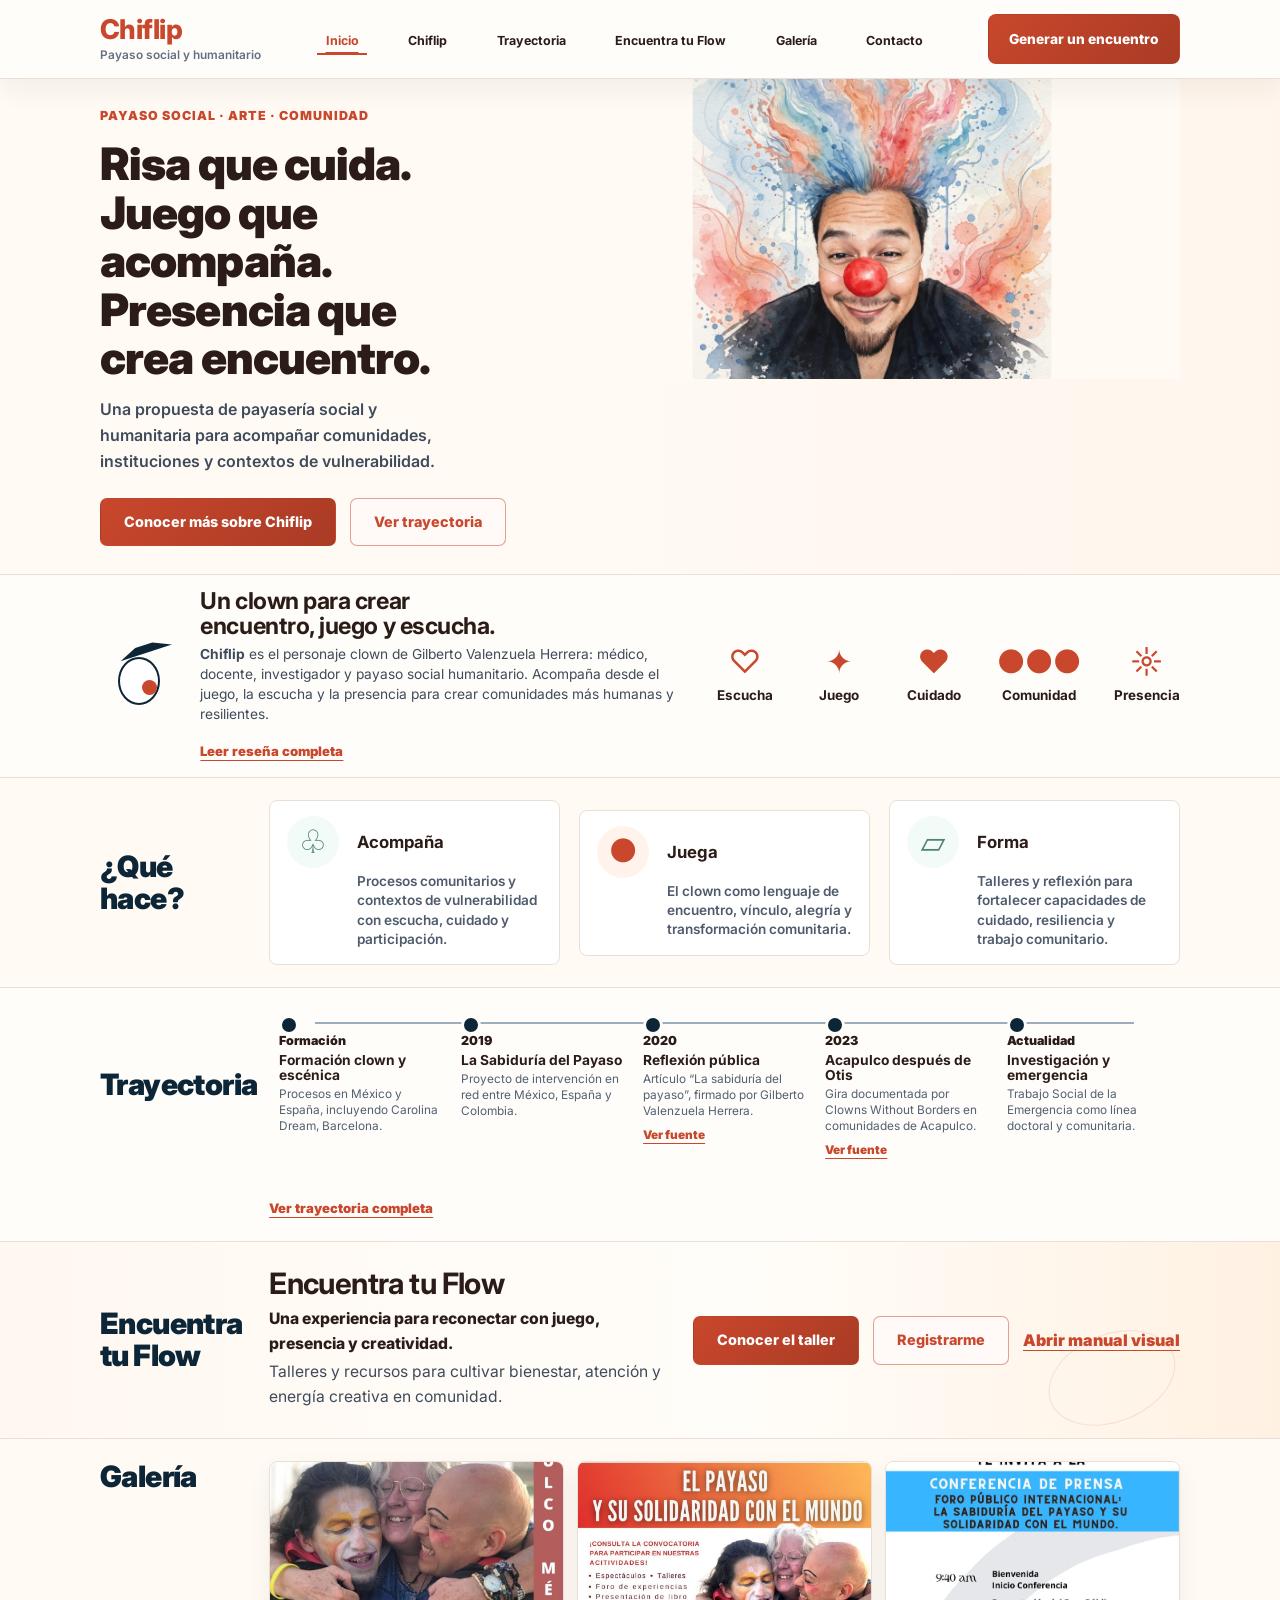
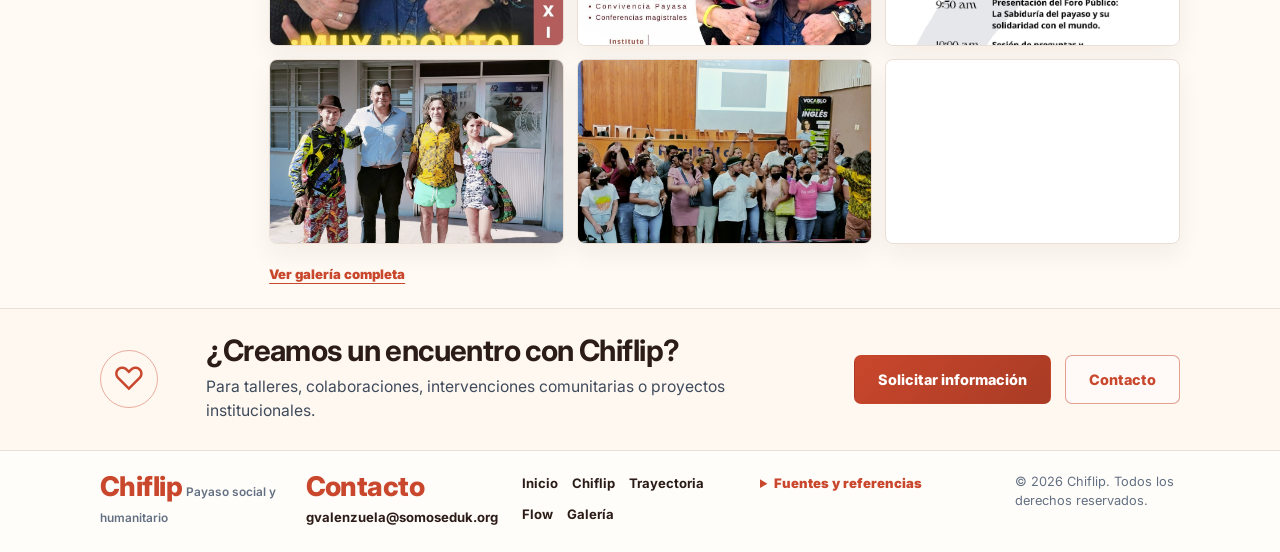
<file: chiflip/index.html>
<!DOCTYPE html>
<html lang="es">
<head>
    <meta charset="UTF-8">
    <meta name="viewport" content="width=device-width, initial-scale=1.0">
    <title>Chiflip | Payaso social y humanitario - Gilberto Valenzuela Herrera</title>
    <meta name="description" content="Landing page de Chiflip, payaso social y humanitario: arte, juego, escucha, trayectoria, Encuentra tu Flow, galería y contacto para talleres o colaboraciones.">
    <meta name="author" content="Gilberto Valenzuela Herrera">
    <meta name="theme-color" content="#c9472c">
    <meta property="og:type" content="website">
    <meta property="og:title" content="Chiflip | Payaso social y humanitario">
    <meta property="og:description" content="Risa que cuida, juego que acompaña y presencia que crea encuentro en comunidades, instituciones y contextos de vulnerabilidad.">
    <meta property="og:url" content="https://cvu.somoseduk.org/chiflip/">
    <meta property="og:image" content="https://cvu.somoseduk.org/assets/img/watercolor-clown-portrait.webp">
    <meta property="og:locale" content="es_MX">
    <link rel="canonical" href="https://cvu.somoseduk.org/chiflip/">
    <link rel="preconnect" href="https://fonts.googleapis.com">
    <link rel="preconnect" href="https://fonts.gstatic.com" crossorigin>
    <link href="https://fonts.googleapis.com/css2?family=Inter:wght@400;500;600;700;800&display=swap" rel="stylesheet">
    <link rel="stylesheet" href="../styles.css">
    <script type="application/ld+json">
    {
        "@context": "https://schema.org",
        "@type": "ProfilePage",
        "name": "Chiflip | Payaso social y humanitario",
        "url": "https://cvu.somoseduk.org/chiflip/",
        "about": {
            "@type": "Person",
            "name": "Gilberto Valenzuela Herrera",
            "alternateName": "Chiflip",
            "knowsAbout": [
                "Payaso social",
                "Trabajo social de la emergencia",
                "Intervencion social",
                "Educacion comunitaria",
                "Resiliencia comunitaria"
            ]
        }
    }
    </script>
</head>
<body class="chiflip-page chiflip-fidelity-page">
    <a class="skip-link" href="#contenido">Saltar al contenido</a>

    <header class="site-header chiflip-clean-header" data-header>
        <div class="container nav-shell chiflip-clean-nav">
            <a class="brand chiflip-wordmark" href="#inicio" aria-label="Ir al inicio de Chiflip">
                <span>
                    <strong>Chiflip</strong>
                    <small>Payaso social y humanitario</small>
                </span>
            </a>

            <button class="menu-toggle" id="mobile-menu" type="button" aria-label="Abrir menu" aria-expanded="false" aria-controls="primary-nav">
                <span></span>
                <span></span>
                <span></span>
            </button>

            <nav class="primary-nav" id="primary-nav" aria-label="Navegación principal de Chiflip">
                <ul class="nav-links chiflip-clean-links">
                    <li><a href="#inicio">Inicio</a></li>
                    <li><a href="#chiflip">Chiflip</a></li>
                    <li><a href="#trayectoria">Trayectoria</a></li>
                    <li><a href="#tallerencuentratuflow">Encuentra tu Flow</a></li>
                    <li><a href="#galeria-chiflip">Galería</a></li>
                    <li><a href="#contacto">Contacto</a></li>
                </ul>
            </nav>

            <a class="chiflip-nav-cta" href="mailto:gvalenzuela@somoseduk.org?subject=Quiero%20generar%20un%20encuentro%20con%20Chiflip">Generar un encuentro</a>
        </div>
    </header>

    <main id="contenido">
        <section id="inicio" class="chiflip-reference-hero">
            <div class="container chiflip-reference-hero-grid">
                <div class="chiflip-reference-copy reveal">
                    <p class="chiflip-kicker">Payaso social · arte · comunidad</p>
                    <h1>Risa que cuida. <br>Juego que acompaña. <br>Presencia que crea encuentro.</h1>
                    <p class="chiflip-reference-lede">Una propuesta de payasería social y humanitaria para acompañar comunidades, instituciones y contextos de vulnerabilidad.</p>
                    <div class="chiflip-reference-actions">
                        <a class="btn btn-primary" href="#chiflip">Conocer más sobre Chiflip</a>
                        <a class="btn btn-secondary" href="#trayectoria">Ver trayectoria</a>
                    </div>
                </div>
                <figure class="chiflip-reference-portrait reveal">
                    <img src="../assets/img/watercolor-clown-portrait.webp" alt="Retrato artístico de Chiflip con nariz roja y acuarela" width="1584" height="1616">
                </figure>
            </div>
        </section>

        <section id="chiflip" class="chiflip-about-strip">
            <span id="resena" class="anchor-offset" aria-hidden="true"></span>
            <span id="quien-es" class="anchor-offset" aria-hidden="true"></span>
            <span id="proposito" class="anchor-offset" aria-hidden="true"></span>
            <div class="container chiflip-about-grid">
                <div class="chiflip-mini-portrait" aria-hidden="true">
                    <span class="mini-hat"></span>
                    <span class="mini-face"></span>
                    <span class="mini-nose"></span>
                </div>
                <div class="chiflip-about-copy reveal">
                    <p class="chiflip-kicker">¿Quién es Chiflip?</p>
                    <h2>Un clown para crear encuentro, juego y escucha.</h2>
                    <p><strong>Chiflip</strong> es el personaje clown de Gilberto Valenzuela Herrera: médico, docente, investigador y payaso social humanitario. Acompaña desde el juego, la escucha y la presencia para crear comunidades más humanas y resilientes.</p>
                    <details class="chiflip-disclosure">
                        <summary>Leer reseña completa</summary>
                        <div>
                            <p>Chiflip, personaje clown de Gilberto Valenzuela Herrera, articula arte, salud, educación, trabajo comunitario e investigación social. Su práctica comprende al clown como una herramienta de encuentro, escucha y acompañamiento para personas y comunidades que atraviesan violencia, desplazamiento, vulnerabilidad o emergencia.</p><p>Su práctica no sustituye servicios médicos, psicológicos o de emergencia; abre un espacio sensible para recuperar vínculo, dignidad e imaginación.</p>
                            <p>Desde esta visión, la risa no elimina una emergencia, pero puede ayudar a recuperar por un momento la capacidad de relacionarse, imaginar y resistir. A esta fuerza la nombra risastencia: risa como gesto de dignidad, vínculo y vida frente a la adversidad.</p>
                        </div>
                    </details>
                </div>
                <div class="chiflip-icon-row reveal" aria-label="Síntesis visual de Chiflip">
                    <div><span>♡</span><strong>Escucha</strong></div>
                    <div><span>✦</span><strong>Juego</strong></div>
                    <div><span>♥</span><strong>Cuidado</strong></div>
                    <div><span>●●●</span><strong>Comunidad</strong></div>
                    <div><span>☼</span><strong>Presencia</strong></div>
                </div>
            </div>
        </section>

        <section id="que-hace" class="chiflip-does-section">
            <div class="container chiflip-does-grid">
                <div class="chiflip-section-label reveal">¿Qué<br>hace?</div>
                <article class="chiflip-do-card reveal">
                    <span aria-hidden="true">♧</span>
                    <h3>Acompaña</h3>
                    <p>Procesos comunitarios y contextos de vulnerabilidad con escucha, cuidado y participación.</p>
                </article>
                <article class="chiflip-do-card reveal">
                    <span aria-hidden="true">●</span>
                    <h3>Juega</h3>
                    <p>El clown como lenguaje de encuentro, vínculo, alegría y transformación comunitaria.</p>
                </article>
                <article class="chiflip-do-card reveal">
                    <span aria-hidden="true">▱</span>
                    <h3>Forma</h3>
                    <p>Talleres y reflexión para fortalecer capacidades de cuidado, resiliencia y trabajo comunitario.</p>
                </article>
            </div>
        </section>

        <section id="trayectoria" class="chiflip-timeline-section">
            <div class="container chiflip-timeline-layout">
                <div class="chiflip-section-label reveal">Trayectoria</div>
                <div class="chiflip-reference-timeline reveal" aria-label="Línea de tiempo de Chiflip">
                    <article>
                        <span>Formación</span>
                        <h3>Formación clown y escénica</h3>
                        <p>Procesos en México y España, incluyendo Carolina Dream, Barcelona.</p>
                    </article>
                    <article>
                        <time datetime="2019">2019</time>
                        <h3>La Sabiduría del Payaso</h3>
                        <p>Proyecto de intervención en red entre México, España y Colombia.</p>
                    </article>
                    <article>
                        <time datetime="2020-03-10">2020</time>
                        <h3>Reflexión pública</h3>
                        <p>Artículo “La sabiduría del payaso”, firmado por Gilberto Valenzuela Herrera.</p>
                        <a href="https://www.revistapuroteatro.es/2020/03/10/la-sabiduria-del-payaso/" target="_blank" rel="noopener noreferrer">Ver fuente</a>
                    </article>
                    <article>
                        <time datetime="2023-11">2023</time>
                        <h3>Acapulco después de Otis</h3>
                        <p>Gira documentada por Clowns Without Borders en comunidades de Acapulco.</p>
                        <a href="https://clownswithoutborders.org/hope-takes-center-stage-acapulco/" target="_blank" rel="noopener noreferrer">Ver fuente</a>
                    </article>
                    <article>
                        <span>Actualidad</span>
                        <h3>Investigación y emergencia</h3>
                        <p>Trabajo Social de la Emergencia como línea doctoral y comunitaria.</p>
                    </article>
                </div>
                <details class="chiflip-disclosure chiflip-wide-disclosure reveal">
                    <summary>Ver trayectoria completa</summary>
                    <div class="chiflip-secondary-grid">
                        <article><strong>Clown y escena</strong><p>Formación clown registrada por perfil académico UAGro y participación en experiencias artísticas y comunitarias.</p></article>
                        <article><strong>Intervención social y educativa</strong><p>Maestría en Innovación en Intervención Social y Educativa, docencia universitaria y formación comunitaria.</p></article>
                        <article><strong>Salud y acompañamiento</strong><p>Formación médica y experiencia comunitaria orientada al bienestar, sin sustituir servicios clínicos.</p></article>
                        <article><strong>Colaboraciones</strong><p>Talleres para personal de salud, equipos comunitarios, conversatorios y proyectos humanitarios.</p></article>
                    </div>
                </details>
            </div>
        </section>

        <section id="tallerencuentratuflow" class="chiflip-flow-band">
            <div class="container chiflip-flow-grid">
                <div class="chiflip-section-label reveal">Encuentra<br>tu Flow</div>
                <div class="chiflip-flow-copy reveal">
                    <h2>Encuentra tu Flow</h2>
                    <p class="chiflip-flow-lede">Una experiencia para reconectar con juego, presencia y creatividad.</p>
                    <p>Talleres y recursos para cultivar bienestar, atención y energía creativa en comunidad.</p>
                </div>
                <div class="chiflip-flow-actions reveal">
                    <a class="btn btn-primary" href="tallerencuentratuflow/">Conocer el taller</a>
                    <a class="btn btn-secondary" href="https://surveymars.com/q/NPBi4BB9V" target="_blank" rel="noopener noreferrer">Registrarme</a>
                    <a class="chiflip-text-link" href="tallerencuentratuflow/">Abrir manual visual</a>
                </div>
            </div>
        </section>

        <section id="galeria-chiflip" class="chiflip-gallery-section">
            <div class="container chiflip-gallery-layout">
                <div class="chiflip-section-label reveal">Galería</div>
                <div class="chiflip-gallery-content">
                    <div class="chiflip-gallery-grid reveal" aria-label="Galería breve de Chiflip">
                        <article class="carousel-slide"><img src="../assets/galeria/chiflip/470207682_1662583471272642_6919556483779878732_n.jpg" alt="Chiflip en actividad comunitaria" loading="lazy" decoding="async"></article>
                        <article class="carousel-slide"><img src="../assets/galeria/chiflip/470220297_1662918097905846_3663109283834923408_n.jpg" alt="Chiflip con participantes en una experiencia de comunidad" loading="lazy" decoding="async"></article>
                        <article class="carousel-slide"><img src="../assets/galeria/chiflip/471264397_1673154836882172_6672042270562052280_n.jpg" alt="Participantes en actividad de payasería social" loading="lazy" decoding="async"></article>
                        <article class="carousel-slide"><img src="../assets/galeria/chiflip/471432135_1673173423546980_1195321207118631499_n.jpg" alt="Chiflip acompañando una interacción de juego" loading="lazy" decoding="async"></article>
                        <article class="carousel-slide"><img src="../assets/galeria/chiflip/472539647_1678454373018885_4250116003682678021_n.jpg" alt="Grupo comunitario durante una intervención social" loading="lazy" decoding="async"></article>
                        <article class="carousel-slide"><img src="../assets/galeria/chiflip/481901577_1012140220961562_5143201599955537875_n.jpg" alt="Taller o encuentro con niñas, niños y comunidad" loading="lazy" decoding="async"></article>
                    </div>
                    <details class="chiflip-disclosure chiflip-gallery-more reveal">
                        <summary>Ver galería completa</summary>
                        <div class="chiflip-gallery-grid chiflip-gallery-extra">
                            <article class="carousel-slide"><img src="../assets/galeria/chiflip/482070958_1015583057283945_8004127148680159401_n.jpg" alt="Chiflip en actividad de clown social" loading="lazy" decoding="async"></article>
                            <article class="carousel-slide"><img src="../assets/galeria/chiflip/482236440_1015582747283976_3682956274546817616_n.jpg" alt="Encuentro comunitario con Chiflip" loading="lazy" decoding="async"></article>
                            <article class="carousel-slide"><img src="../assets/galeria/chiflip/506051735_23885642051101276_2066483611661117512_n.jpg" alt="Actividad de juego y comunidad" loading="lazy" decoding="async"></article>
                            <article class="carousel-slide"><img src="../assets/galeria/chiflip/514326058_24739534318966781_1722525409222970938_n.jpg" alt="Participantes en taller con Chiflip" loading="lazy" decoding="async"></article>
                            <article class="carousel-slide"><img src="../assets/galeria/chiflip/61534735_369436740587328_1507655828679688192_n.jpeg" alt="Escena de payasería social" loading="lazy" decoding="async"></article>
                            <article class="carousel-slide"><img src="../assets/galeria/chiflip/66468254_394442228086779_5274238299257438208_n.jpg" alt="Actividad de acompañamiento comunitario" loading="lazy" decoding="async"></article>
                        </div>
                    </details>
                </div>
            </div>
        </section>

        <section id="contacto" class="chiflip-final-cta">
            <span id="colaboraciones" class="anchor-offset" aria-hidden="true"></span>
            <div class="container chiflip-final-grid reveal">
                <div class="chiflip-final-icon" aria-hidden="true">♡</div>
                <div>
                    <h2>¿Creamos un encuentro con Chiflip?</h2>
                    <p>Para talleres, colaboraciones, intervenciones comunitarias o proyectos institucionales.</p>
                </div>
                <div class="chiflip-final-actions">
                    <a class="btn btn-primary" href="mailto:gvalenzuela@somoseduk.org?subject=Solicitud%20de%20informaci%C3%B3n%20-%20Chiflip">Solicitar información</a>
                    <a class="btn btn-secondary" href="mailto:gvalenzuela@somoseduk.org">Contacto</a>
                </div>
            </div>
        </section>
    </main>

    <footer class="site-footer chiflip-reference-footer">
        <div class="container chiflip-footer-grid">
            <div>
                <strong>Chiflip</strong>
                <span>Payaso social y humanitario</span>
            </div>
            <address>
                <strong>Contacto</strong>
                <a href="mailto:gvalenzuela@somoseduk.org">gvalenzuela@somoseduk.org</a>
            </address>
            <nav aria-label="Navegación secundaria de Chiflip">
                <a href="#inicio">Inicio</a>
                <a href="#chiflip">Chiflip</a>
                <a href="#trayectoria">Trayectoria</a>
                <a href="#tallerencuentratuflow">Flow</a>
                <a href="#galeria-chiflip">Galería</a>
            </nav>
            <details id="fuentes" class="chiflip-footer-sources">
                <summary>Fuentes y referencias</summary>
                <ul>
                    <li><a href="https://clownswithoutborders.org/hope-takes-center-stage-acapulco/" target="_blank" rel="noopener noreferrer">Clowns Without Borders: Hope Takes Center Stage</a></li>
                    <li><a href="https://www.revistapuroteatro.es/2020/03/10/la-sabiduria-del-payaso/" target="_blank" rel="noopener noreferrer">Revista Puro Teatro: La sabiduría del payaso</a></li>
                    <li><a href="https://www.meconomiasocial.uagro.mx/index.php/nucleo-academico/nucleo-academico-basico-menu/mise-gilberto-valenzuela-herrera" target="_blank" rel="noopener noreferrer">Perfil académico UAGro</a></li>
                    <li><a href="https://www.facebook.com/Sabiduriapayaso/" target="_blank" rel="noopener noreferrer">La Sabiduría del Payaso</a></li>
                </ul>
            </details>
            <p>&copy; 2026 Chiflip. Todos los derechos reservados.</p>
        </div>
    </footer>

    <script src="../script.js" defer></script>
</body>
</html>
</file>
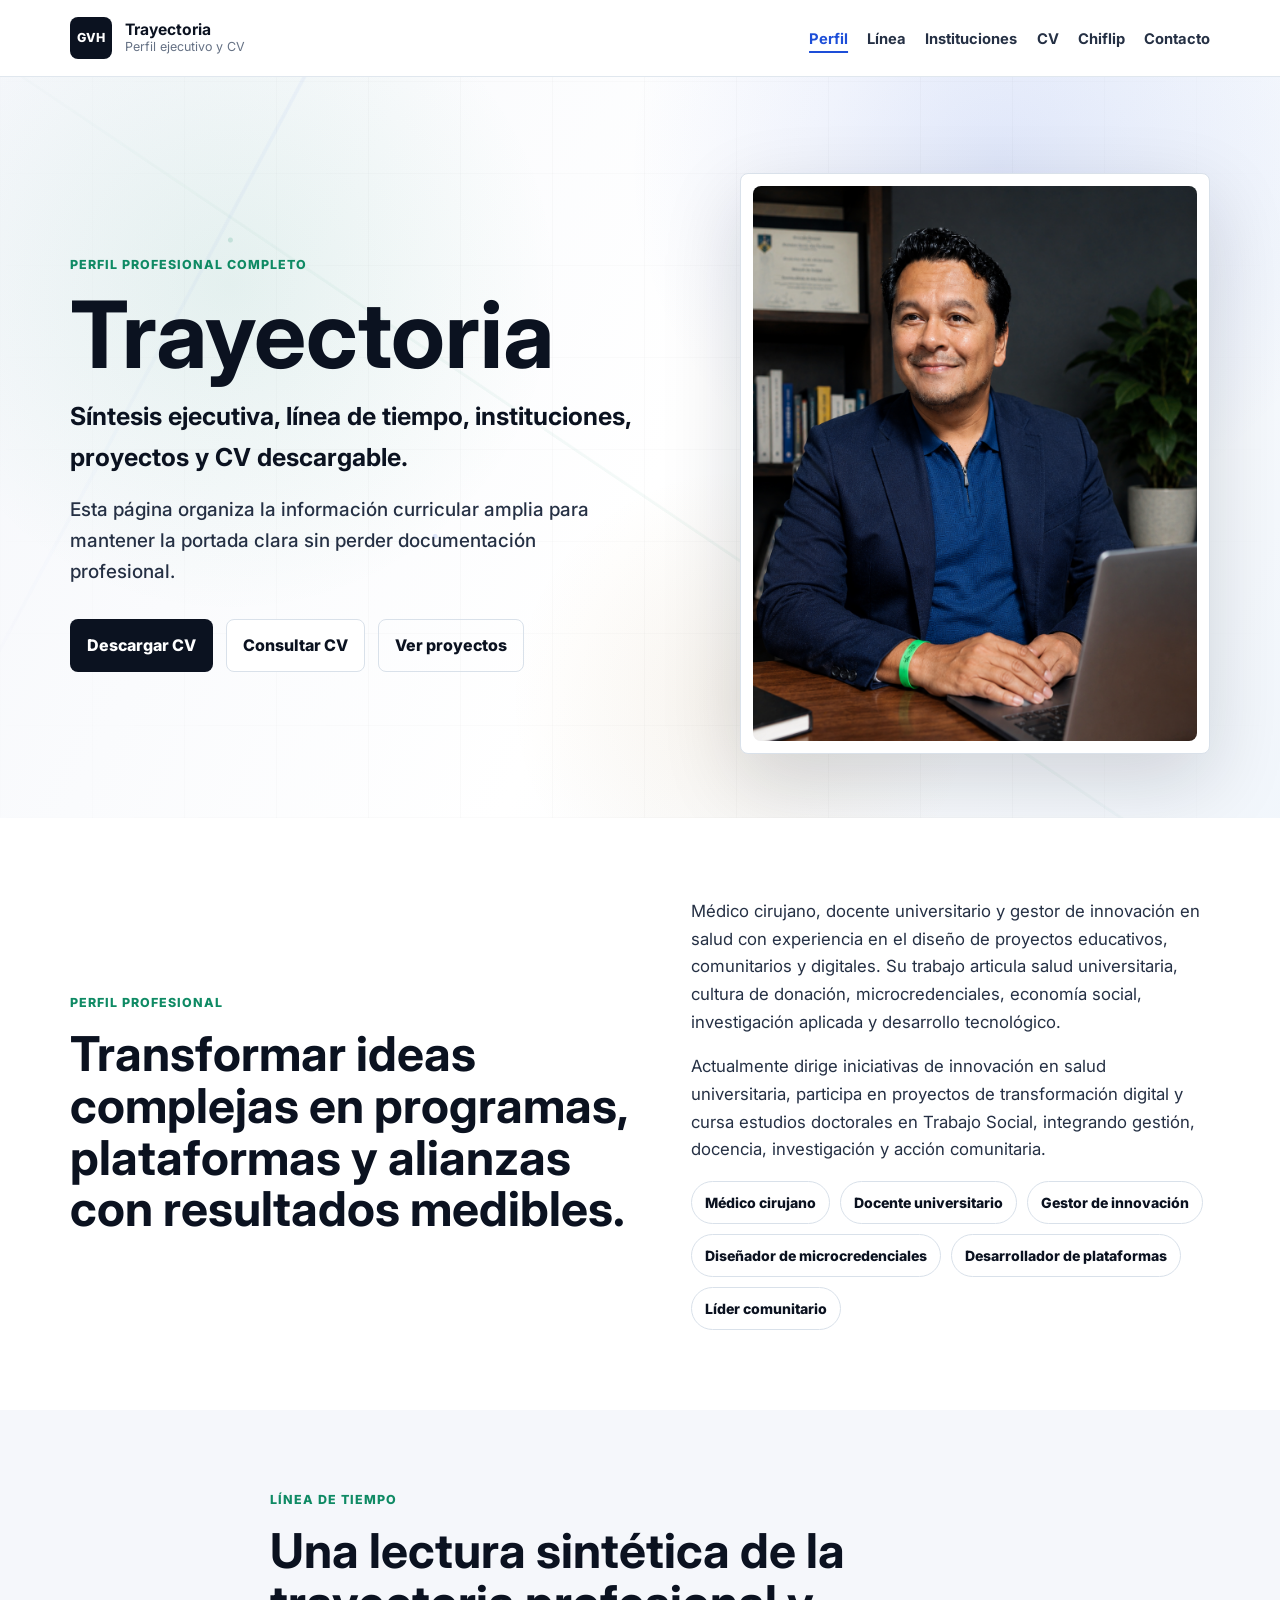
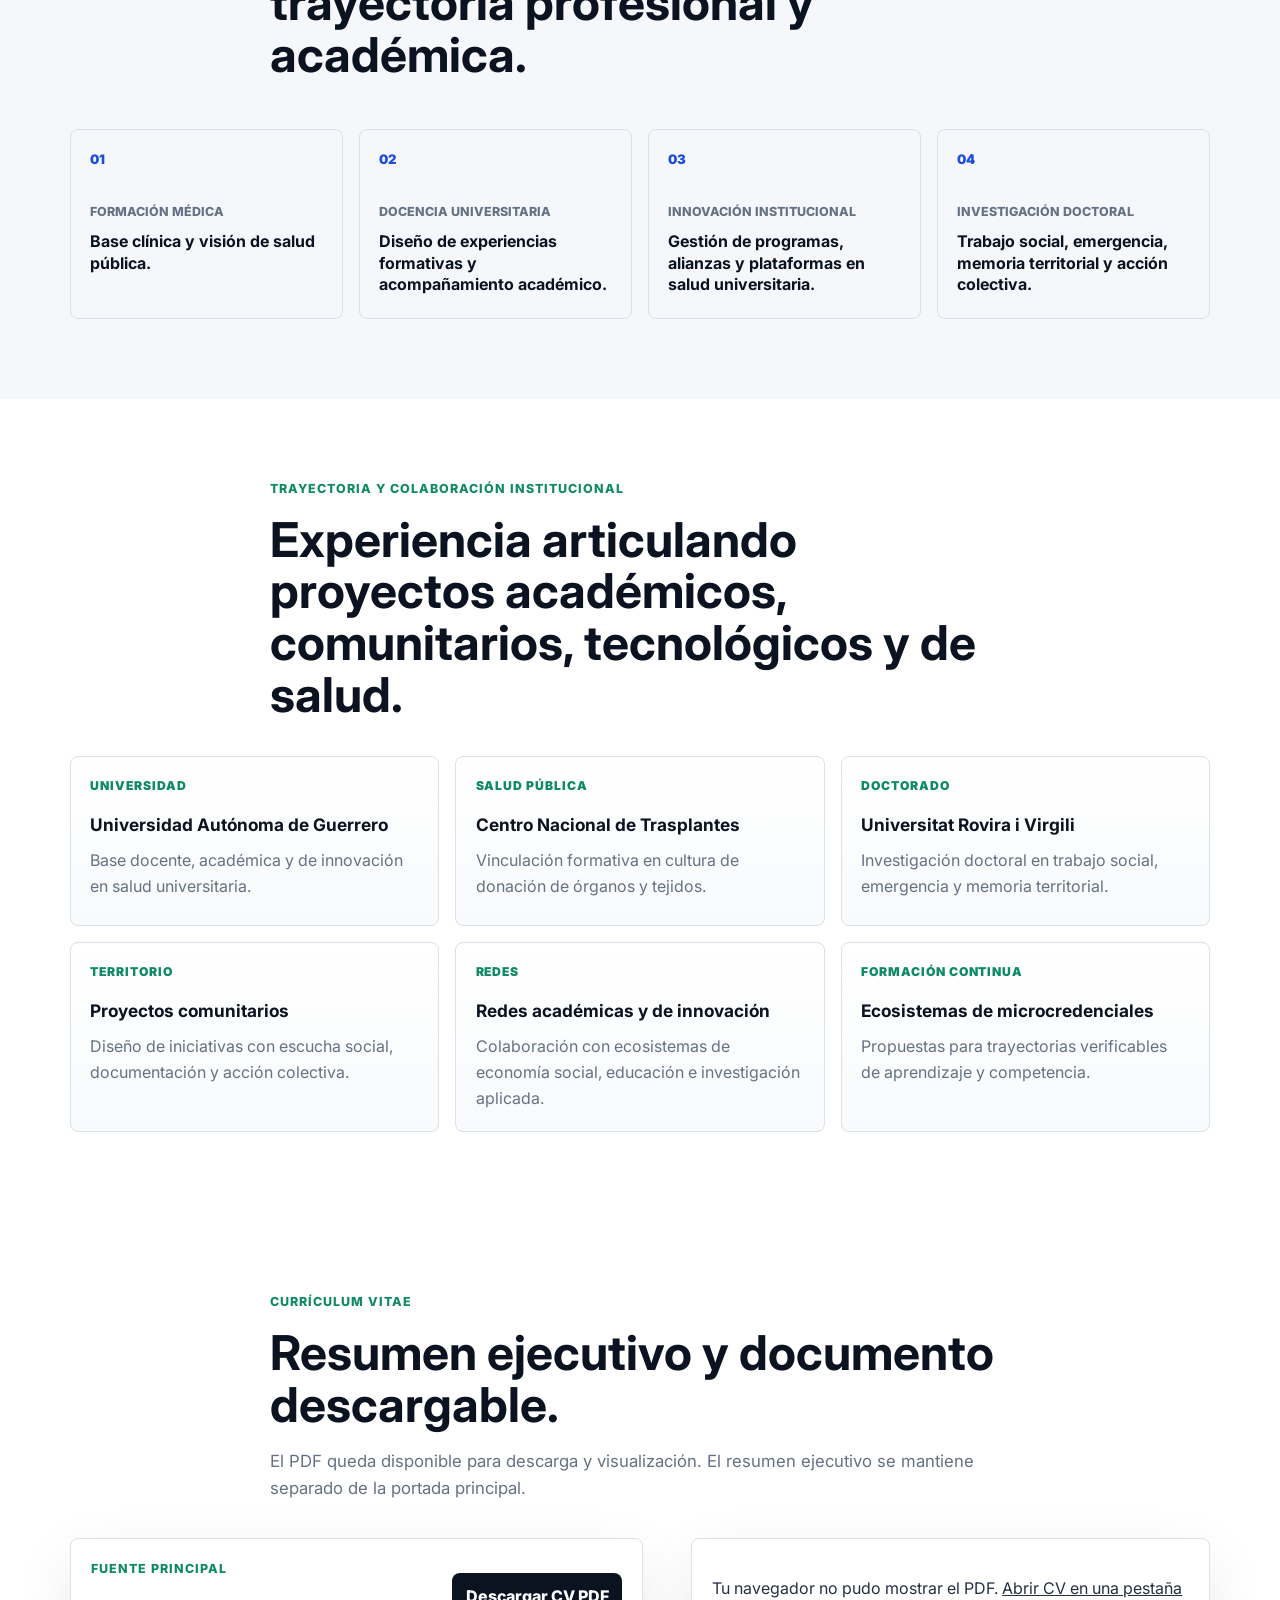
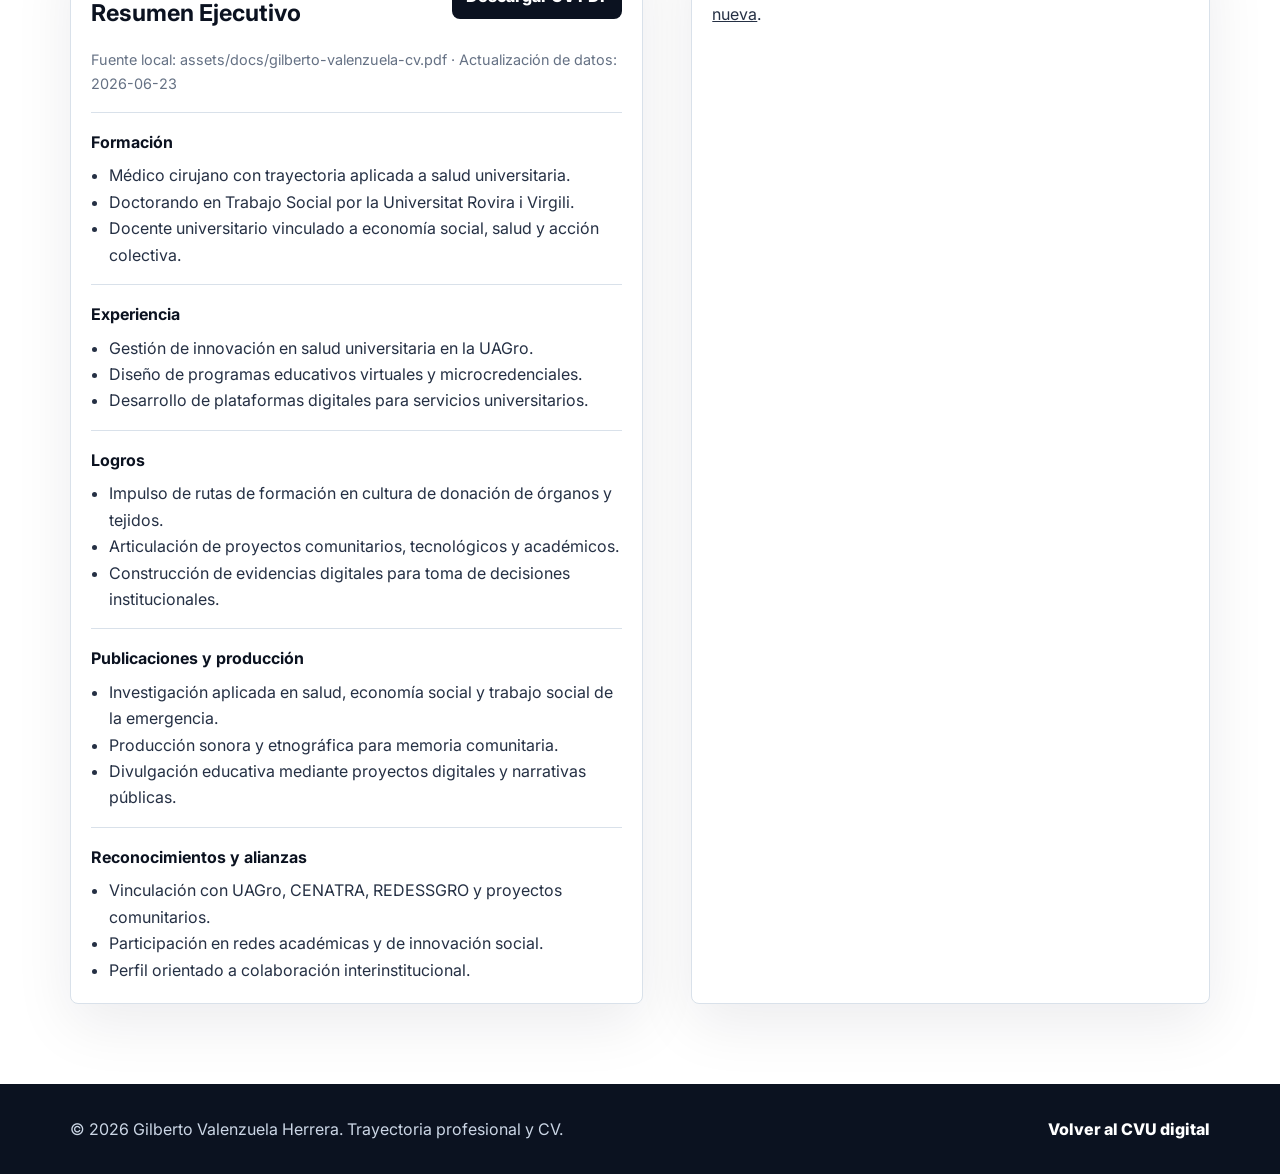
<file: trayectoria/index.html>
<!DOCTYPE html>
<html lang="es">
<head>
    <meta charset="UTF-8">
    <meta name="viewport" content="width=device-width, initial-scale=1.0">
    <title>Trayectoria | Gilberto Valenzuela Herrera</title>
    <meta name="description" content="Trayectoria profesional, academica, institucional y comunitaria de Gilberto Valenzuela Herrera, con CV descargable y resumen ejecutivo.">
    <meta name="author" content="Gilberto Valenzuela Herrera">
    <meta name="theme-color" content="#0b1220">
    <meta property="og:type" content="profile">
    <meta property="og:title" content="Trayectoria | Gilberto Valenzuela Herrera">
    <meta property="og:description" content="Perfil, formacion, proyectos, CV y evidencias institucionales de Gilberto Valenzuela Herrera.">
    <meta property="og:url" content="https://cvu.somoseduk.org/trayectoria/">
    <meta property="og:image" content="https://cvu.somoseduk.org/assets/img/gilberto-valenzuela-hero.png">
    <meta property="og:locale" content="es_MX">
    <link rel="canonical" href="https://cvu.somoseduk.org/trayectoria/">
    <link rel="preconnect" href="https://fonts.googleapis.com">
    <link rel="preconnect" href="https://fonts.gstatic.com" crossorigin>
    <link href="https://fonts.googleapis.com/css2?family=Inter:wght@400;500;600;700;800&display=swap" rel="stylesheet">
    <link rel="stylesheet" href="../styles.css">
</head>
<body>
    <a class="skip-link" href="#contenido">Saltar al contenido</a>

    <header class="site-header" data-header>
        <div class="container nav-shell">
            <a class="brand" href="../index.html#inicio" aria-label="Volver al CVU digital">
                <span class="brand-mark" aria-hidden="true">GVH</span>
                <span>
                    <strong>Trayectoria</strong>
                    <small>Perfil ejecutivo y CV</small>
                </span>
            </a>
            <button class="menu-toggle" id="mobile-menu" type="button" aria-label="Abrir menu" aria-expanded="false" aria-controls="primary-nav"><span></span><span></span><span></span></button>
            <nav class="primary-nav" id="primary-nav" aria-label="Navegacion de trayectoria">
                <ul class="nav-links">
                    <li><a href="#perfil">Perfil</a></li>
                    <li><a href="#linea">Línea</a></li>
                    <li><a href="#instituciones">Instituciones</a></li>
                    <li><a href="#cv">CV</a></li>
                    <li><a href="../chiflip/">Chiflip</a></li>
                    <li><a href="../index.html#contacto">Contacto</a></li>
                </ul>
            </nav>
        </div>
    </header>

    <nav class="mobile-bottom-nav" aria-label="Navegacion movil de trayectoria">
        <a href="../index.html#inicio"><span aria-hidden="true">⌂</span>Inicio</a>
        <a href="#perfil"><span aria-hidden="true">◎</span>Perfil</a>
        <a href="#linea"><span aria-hidden="true">|</span>Línea</a>
        <a href="#cv"><span aria-hidden="true">▣</span>CV</a>
        <a href="../index.html#contacto"><span aria-hidden="true">✉</span>Contacto</a>
    </nav>

    <main id="contenido">
        <section class="hero section trajectory-hero">
            <div class="container hero-grid">
                <div class="hero-copy reveal">
                    <p class="eyebrow">Perfil profesional completo</p>
                    <h1>Trayectoria</h1>
                    <p class="hero-subtitle">Síntesis ejecutiva, línea de tiempo, instituciones, proyectos y CV descargable.</p>
                    <p class="hero-lede">Esta página organiza la información curricular amplia para mantener la portada clara sin perder documentación profesional.</p>
                    <div class="hero-actions">
                        <a class="btn btn-primary" href="../assets/docs/gilberto-valenzuela-cv.pdf" download>Descargar CV</a>
                        <a class="btn btn-secondary" href="#cv">Consultar CV</a>
                        <a class="btn btn-ghost" href="../index.html#proyectos">Ver proyectos</a>
                    </div>
                </div>
                <aside class="hero-portrait-card reveal">
                    <figure class="hero-portrait-frame">
                        <img src="../assets/img/gilberto-valenzuela-hero.png" alt="Retrato profesional de Gilberto Valenzuela Herrera" width="1536" height="2048">
                    </figure>
                </aside>
            </div>
        </section>

        <section id="perfil" class="section profile-section">
            <div class="container two-column">
                <div class="section-copy reveal">
                    <p class="eyebrow">Perfil profesional</p>
                    <h2>Transformar ideas complejas en programas, plataformas y alianzas con resultados medibles.</h2>
                </div>
                <div class="profile-text reveal">
                    <p>Médico cirujano, docente universitario y gestor de innovación en salud con experiencia en el diseño de proyectos educativos, comunitarios y digitales. Su trabajo articula salud universitaria, cultura de donación, microcredenciales, economía social, investigación aplicada y desarrollo tecnológico.</p>
                    <p>Actualmente dirige iniciativas de innovación en salud universitaria, participa en proyectos de transformación digital y cursa estudios doctorales en Trabajo Social, integrando gestión, docencia, investigación y acción comunitaria.</p>
                    <div class="capability-strip" aria-label="Capacidades destacadas">
                        <span>Médico cirujano</span>
                        <span>Docente universitario</span>
                        <span>Gestor de innovación</span>
                        <span>Diseñador de microcredenciales</span>
                        <span>Desarrollador de plataformas</span>
                        <span>Líder comunitario</span>
                    </div>
                </div>
            </div>
        </section>

        <section id="linea" class="section bg-soft">
            <div class="container section-heading reveal">
                <p class="eyebrow">Línea de tiempo</p>
                <h2>Una lectura sintética de la trayectoria profesional y académica.</h2>
            </div>
            <div class="container">
                <ol class="timeline reveal" aria-label="Trayectoria profesional">
                    <li><span>Formación médica</span><strong>Base clínica y visión de salud pública.</strong></li>
                    <li><span>Docencia universitaria</span><strong>Diseño de experiencias formativas y acompañamiento académico.</strong></li>
                    <li><span>Innovación institucional</span><strong>Gestión de programas, alianzas y plataformas en salud universitaria.</strong></li>
                    <li><span>Investigación doctoral</span><strong>Trabajo social, emergencia, memoria territorial y acción colectiva.</strong></li>
                </ol>
            </div>
        </section>

        <section id="instituciones" class="section institutional-section">
            <div class="container section-heading reveal">
                <p class="eyebrow">Trayectoria y colaboración institucional</p>
                <h2>Experiencia articulando proyectos académicos, comunitarios, tecnológicos y de salud.</h2>
            </div>
            <div class="container institutional-grid reveal">
                <article class="institutional-card"><span>Universidad</span><strong>Universidad Autónoma de Guerrero</strong><p>Base docente, académica y de innovación en salud universitaria.</p></article>
                <article class="institutional-card"><span>Salud pública</span><strong>Centro Nacional de Trasplantes</strong><p>Vinculación formativa en cultura de donación de órganos y tejidos.</p></article>
                <article class="institutional-card"><span>Doctorado</span><strong>Universitat Rovira i Virgili</strong><p>Investigación doctoral en trabajo social, emergencia y memoria territorial.</p></article>
                <article class="institutional-card"><span>Territorio</span><strong>Proyectos comunitarios</strong><p>Diseño de iniciativas con escucha social, documentación y acción colectiva.</p></article>
                <article class="institutional-card"><span>Redes</span><strong>Redes académicas y de innovación</strong><p>Colaboración con ecosistemas de economía social, educación e investigación aplicada.</p></article>
                <article class="institutional-card"><span>Formación continua</span><strong>Ecosistemas de microcredenciales</strong><p>Propuestas para trayectorias verificables de aprendizaje y competencia.</p></article>
            </div>
        </section>

        <section id="cv" class="section cv-section">
            <div class="container section-heading reveal">
                <p class="eyebrow">Currículum vitae</p>
                <h2>Resumen ejecutivo y documento descargable.</h2>
                <p>El PDF queda disponible para descarga y visualización. El resumen ejecutivo se mantiene separado de la portada principal.</p>
            </div>
            <div class="container cv-layout">
                <article class="cv-summary reveal" aria-labelledby="cv-summary-title">
                    <div class="summary-header">
                        <div>
                            <p class="card-label">Fuente principal</p>
                            <h3 id="cv-summary-title">Resumen Ejecutivo</h3>
                        </div>
                        <a class="btn btn-primary btn-small" href="../assets/docs/gilberto-valenzuela-cv.pdf" download>Descargar CV PDF</a>
                    </div>
                    <div class="cv-source-note" id="cv-source-note">Fuente local: assets/docs/gilberto-valenzuela-cv.pdf</div>
                    <div class="summary-grid" id="cv-summary"></div>
                </article>
                <aside class="cv-viewer reveal" aria-label="Visualizador de CV">
                    <object data="../assets/docs/gilberto-valenzuela-cv.pdf#toolbar=0&navpanes=0" type="application/pdf">
                        <p>Tu navegador no pudo mostrar el PDF. <a href="../assets/docs/gilberto-valenzuela-cv.pdf">Abrir CV en una pestaña nueva</a>.</p>
                    </object>
                </aside>
            </div>
        </section>
    </main>

    <footer class="site-footer">
        <div class="container footer-grid">
            <p>&copy; 2026 Gilberto Valenzuela Herrera. Trayectoria profesional y CV.</p>
            <a href="../index.html#inicio">Volver al CVU digital</a>
        </div>
    </footer>

    <script src="../script.js" defer></script>
</body>
</html>
</file>
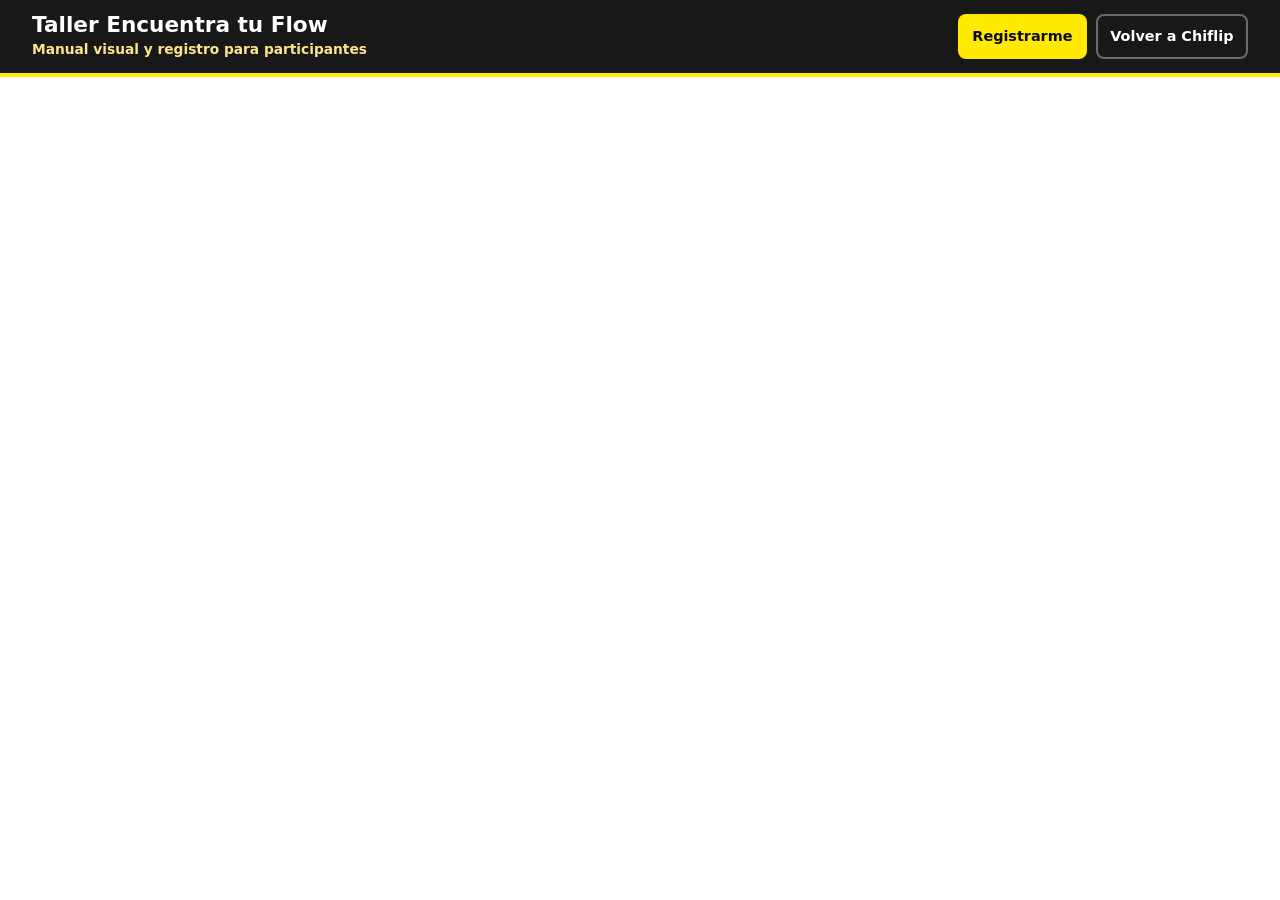
<file: chiflip/historieta/index.html>
<!DOCTYPE html>
<html lang="es">
<head>
  <meta charset="UTF-8">
  <meta name="viewport" content="width=device-width, initial-scale=1">
  <title>Redirigiendo al Taller Encuentra tu Flow</title>
  <meta http-equiv="refresh" content="0; url=../tallerencuentratuflow/">
  <link rel="canonical" href="https://cvu.somoseduk.org/chiflip/tallerencuentratuflow/">
</head>
<body>
  <p>Redirigiendo al <a href="../tallerencuentratuflow/">Taller Encuentra tu Flow</a>.</p>
</body>
</html>
</file>
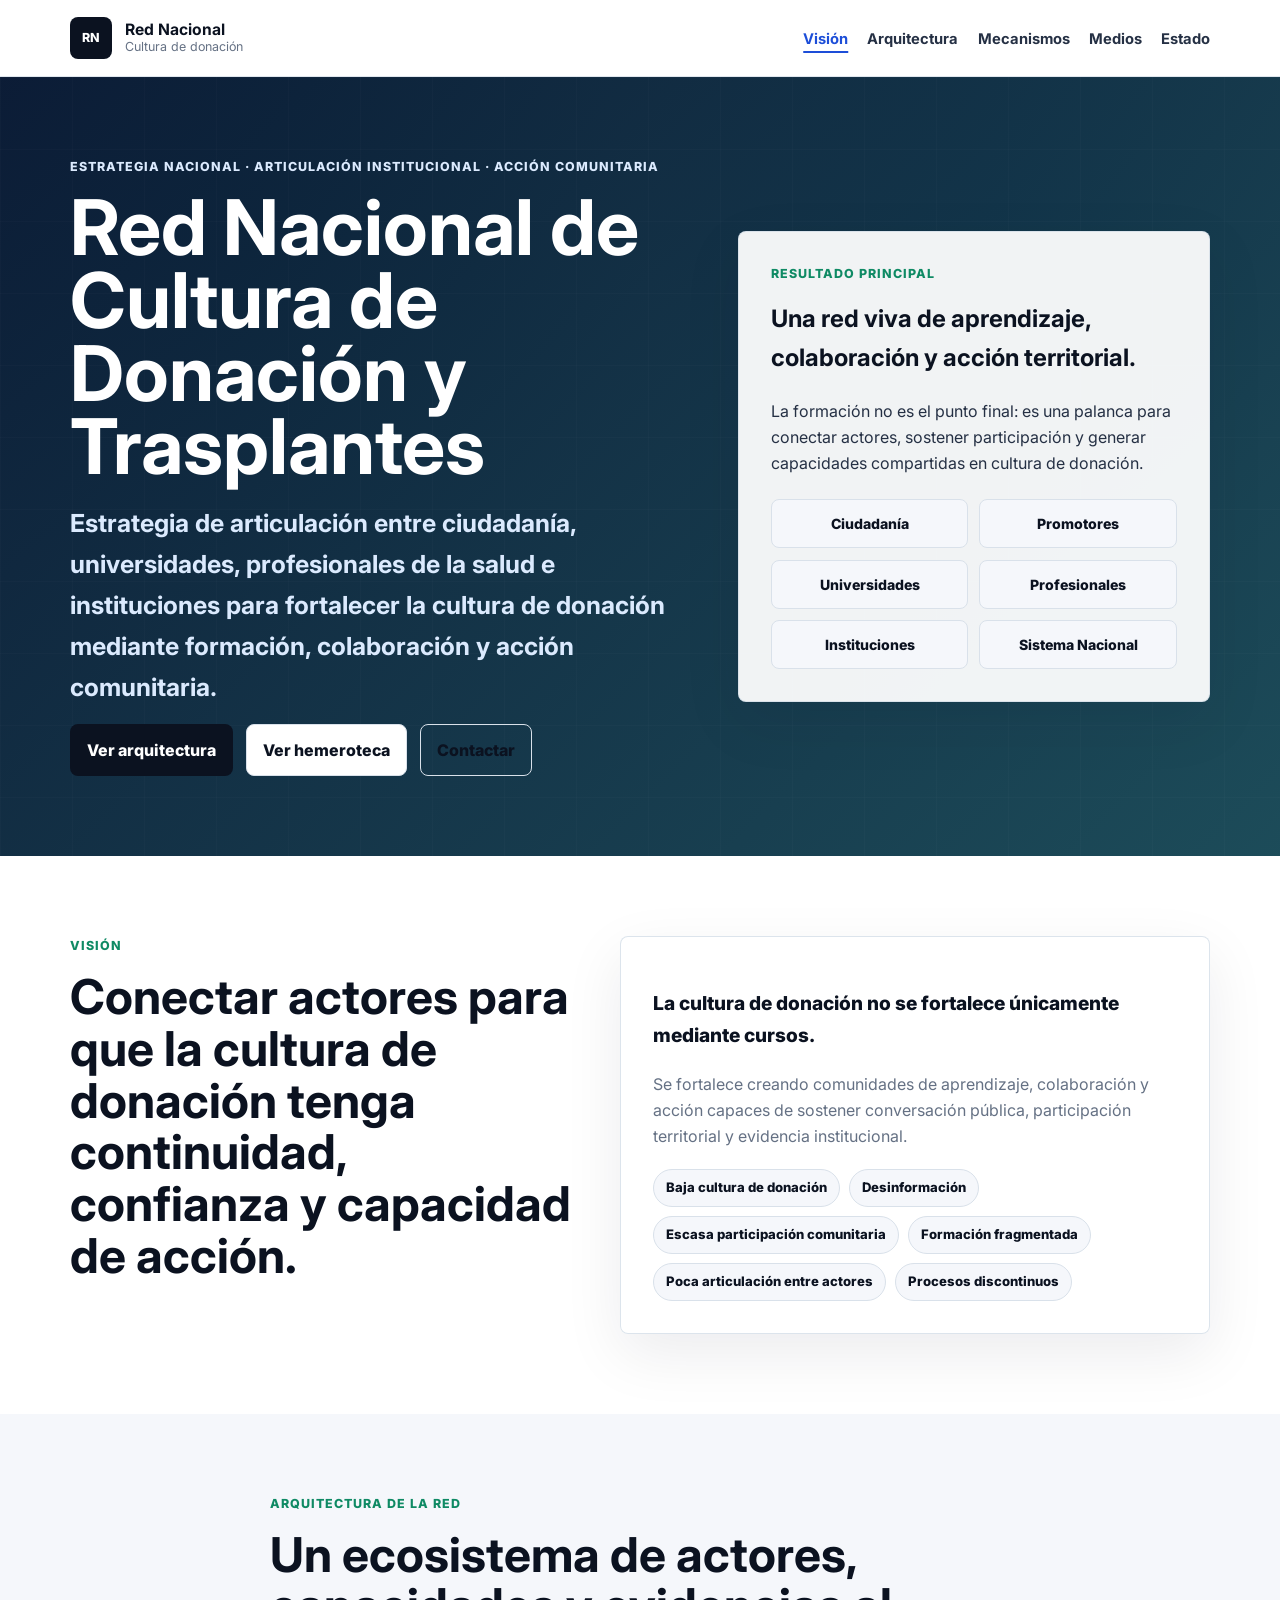
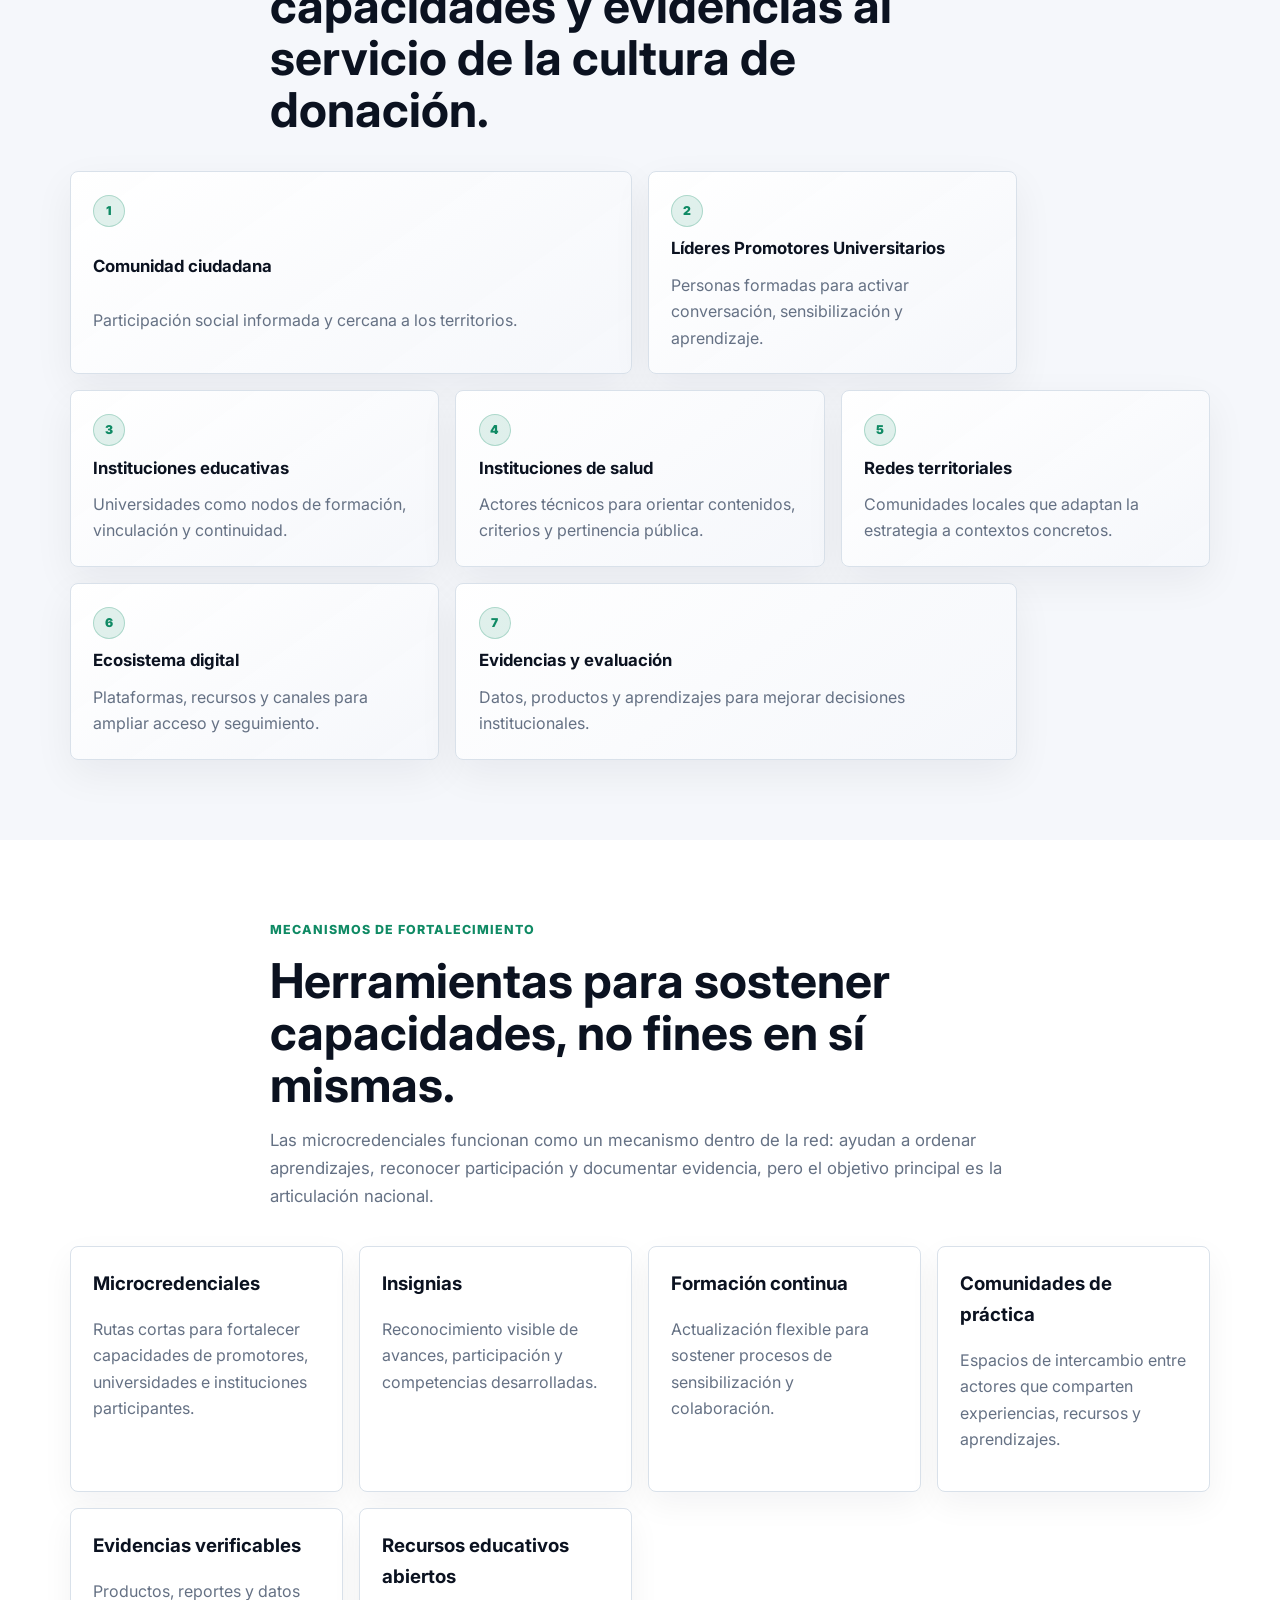
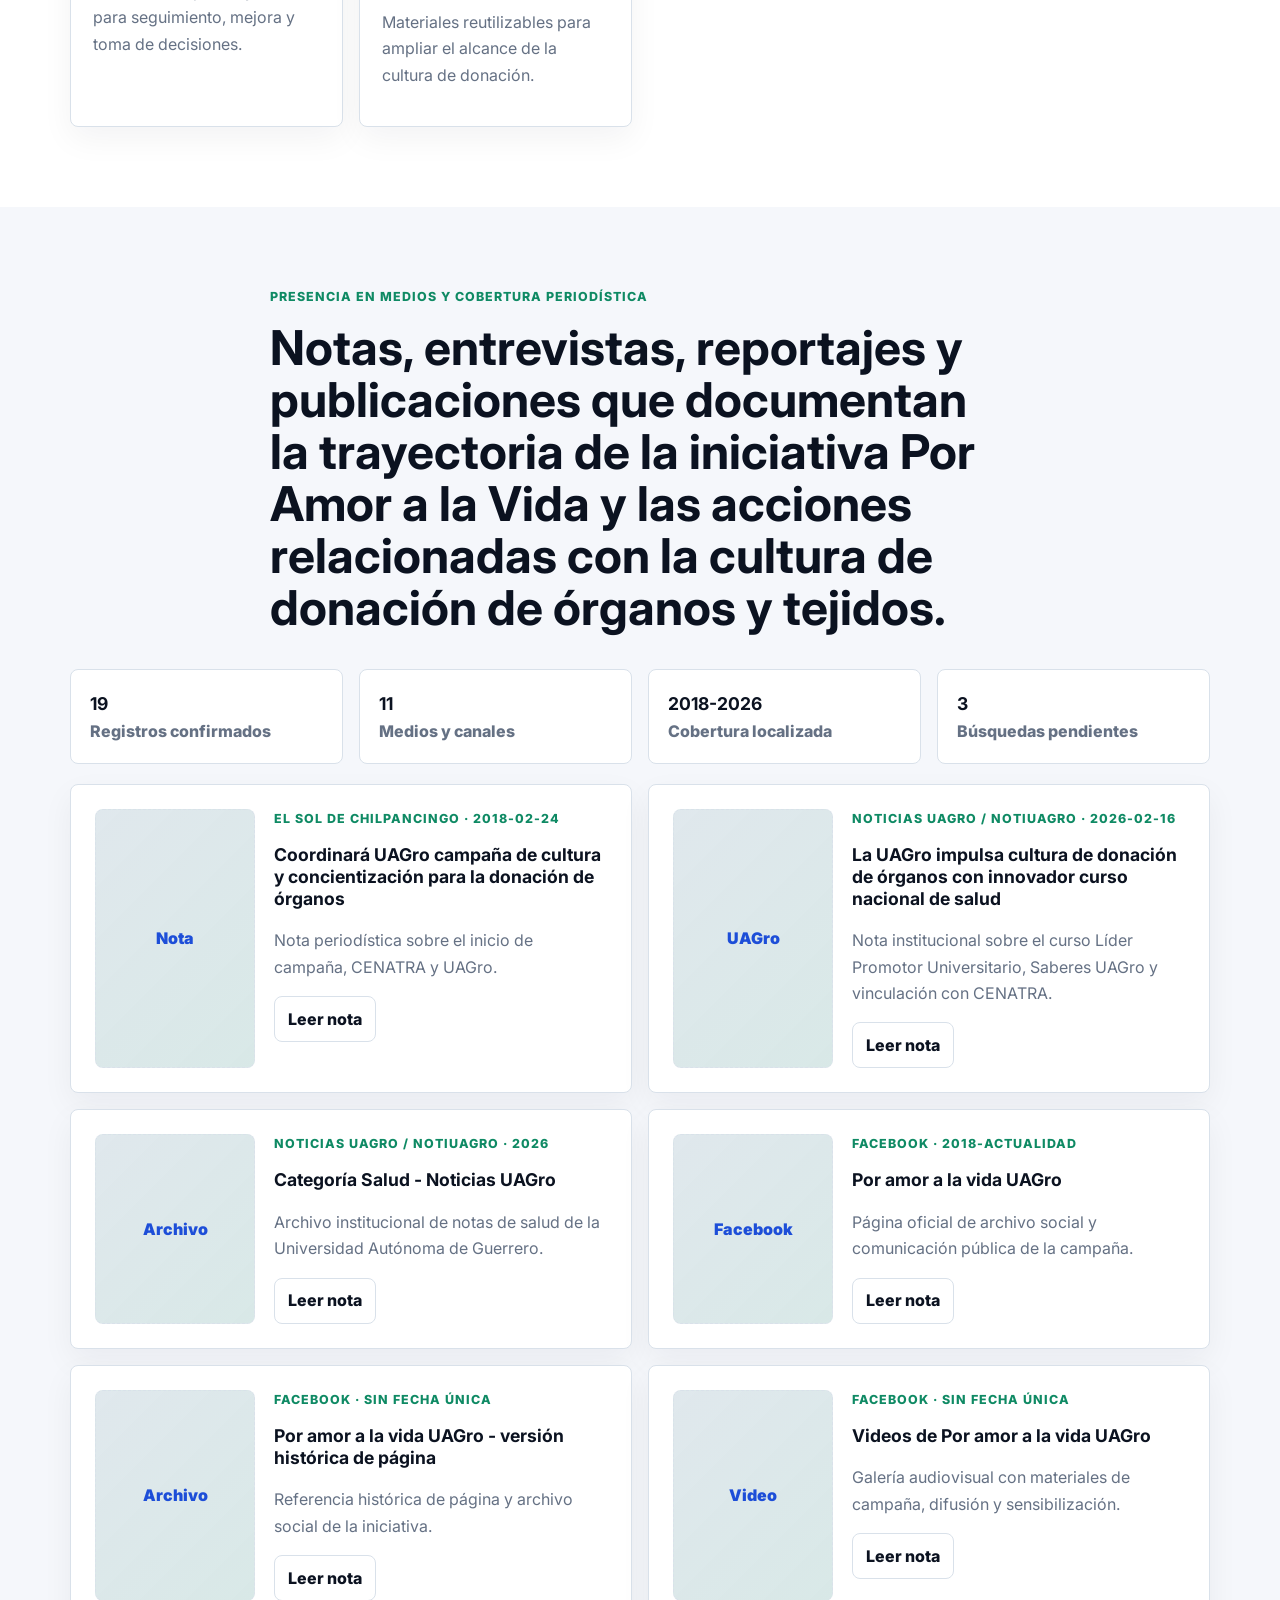
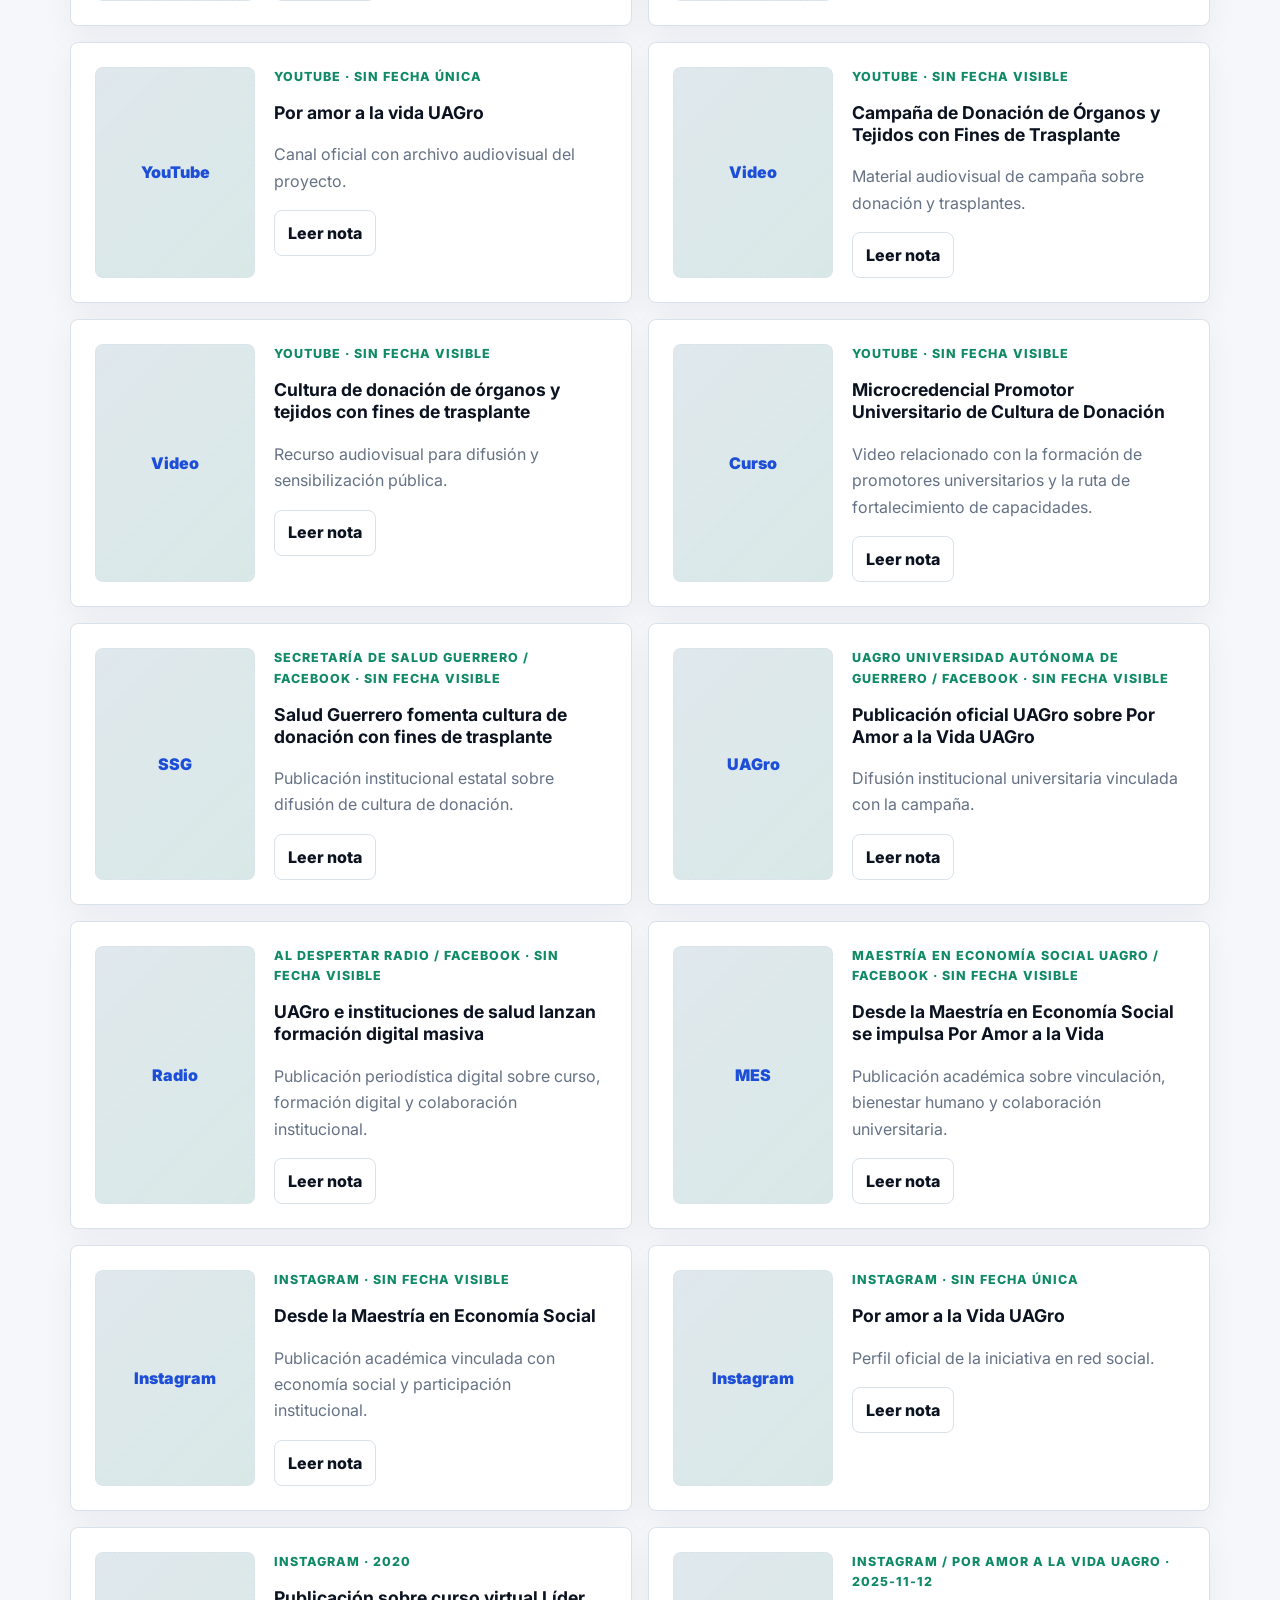
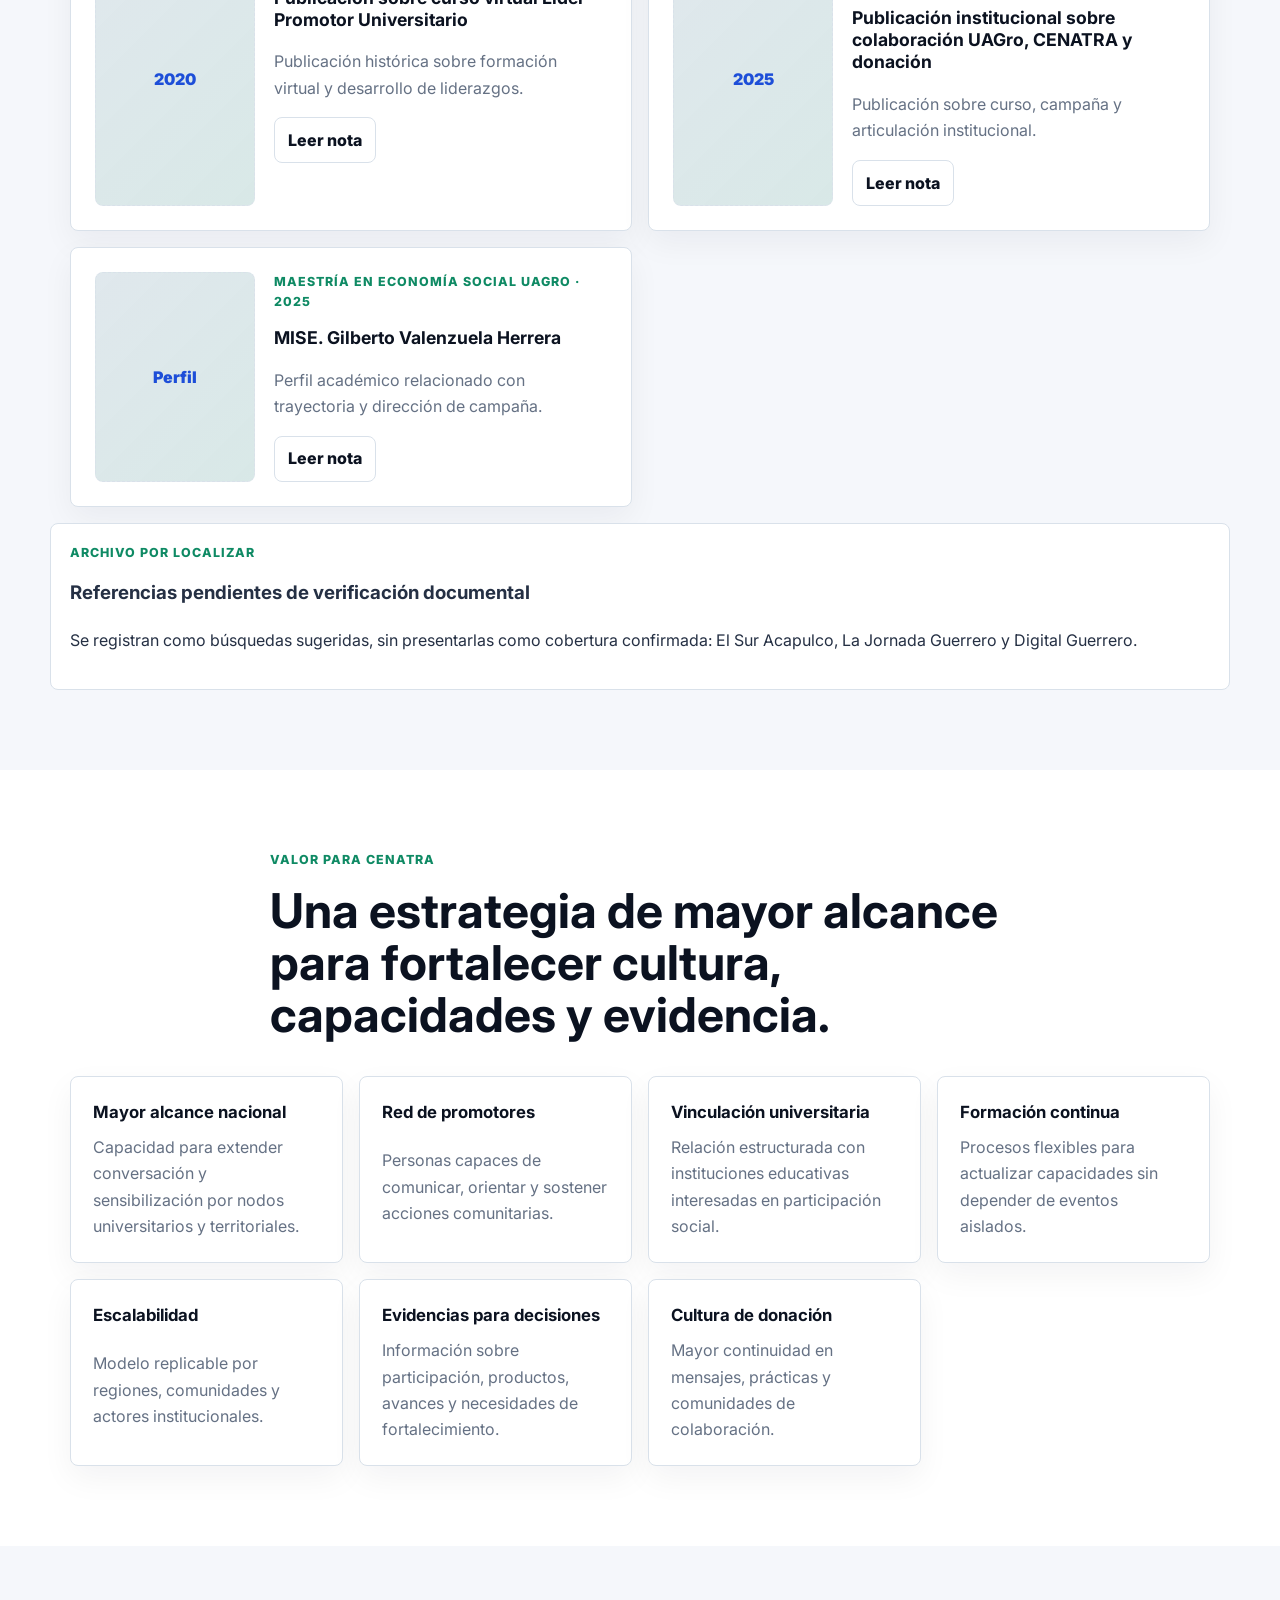
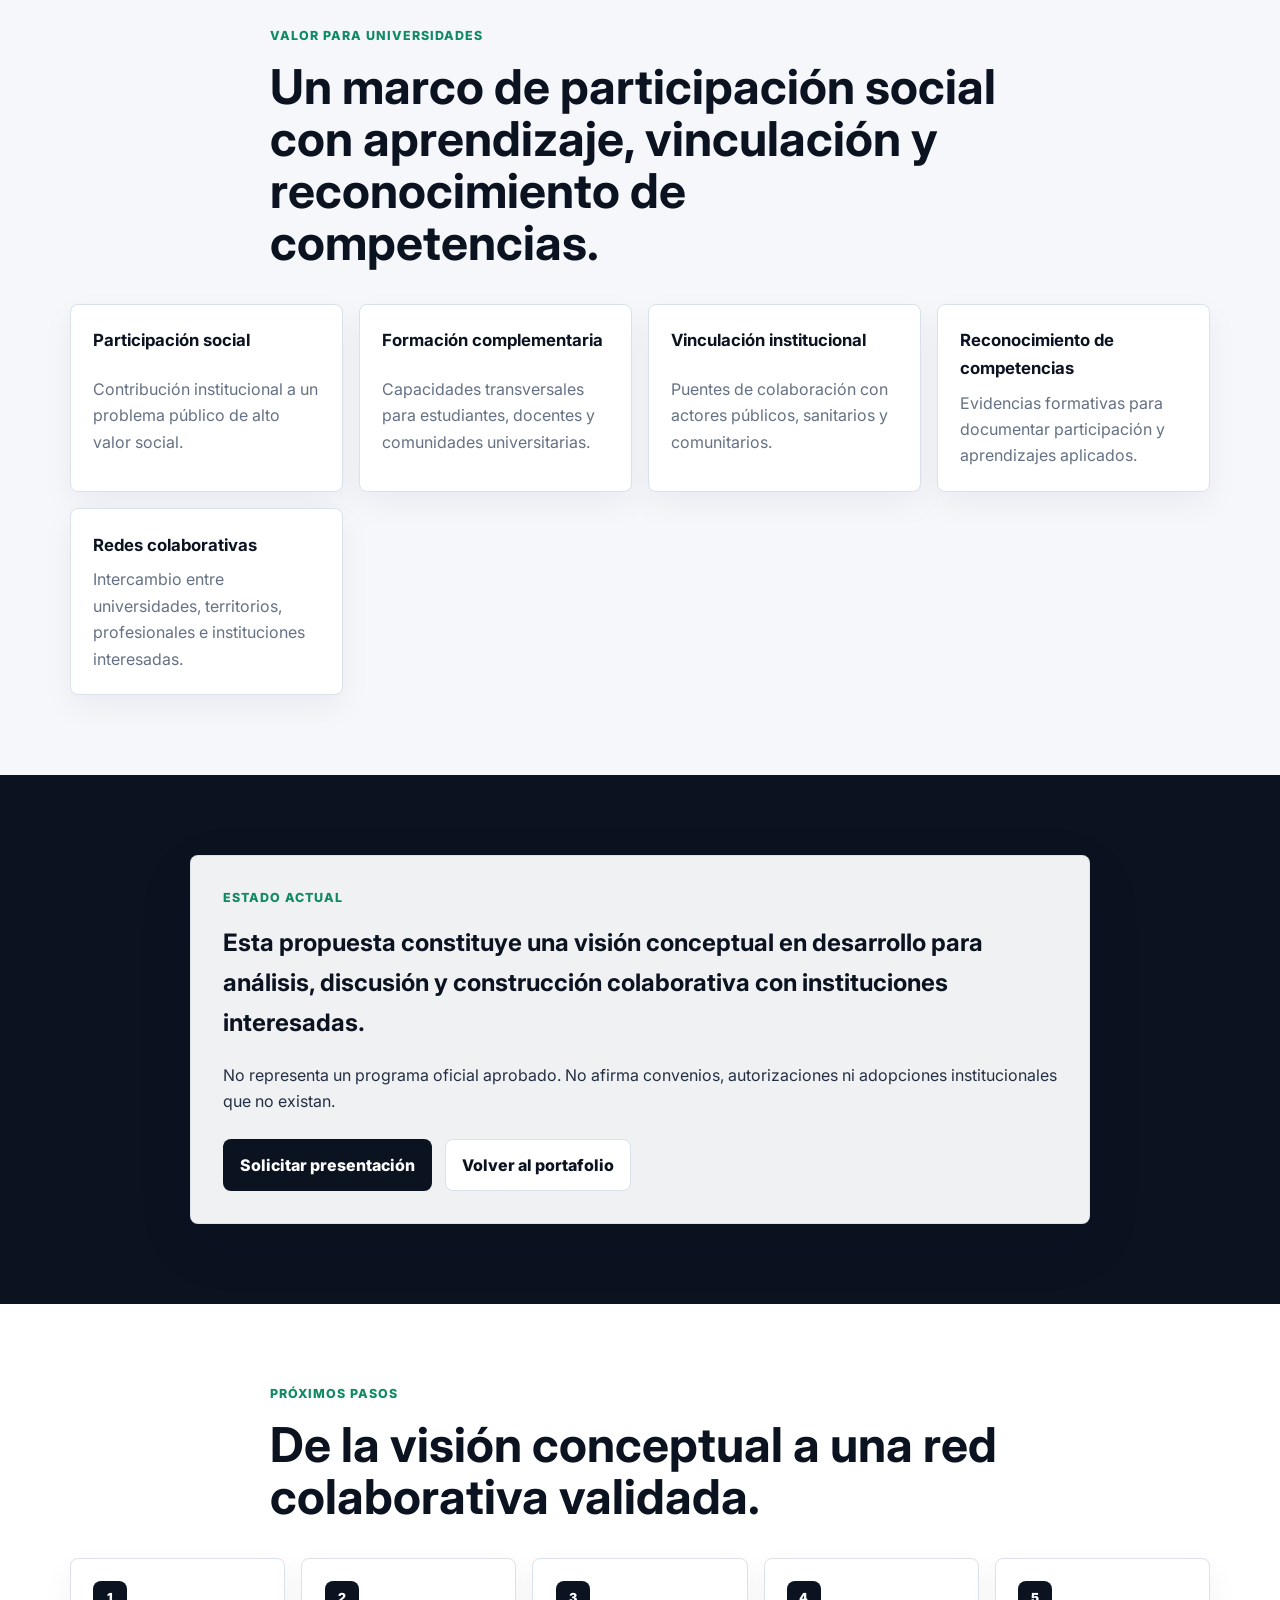
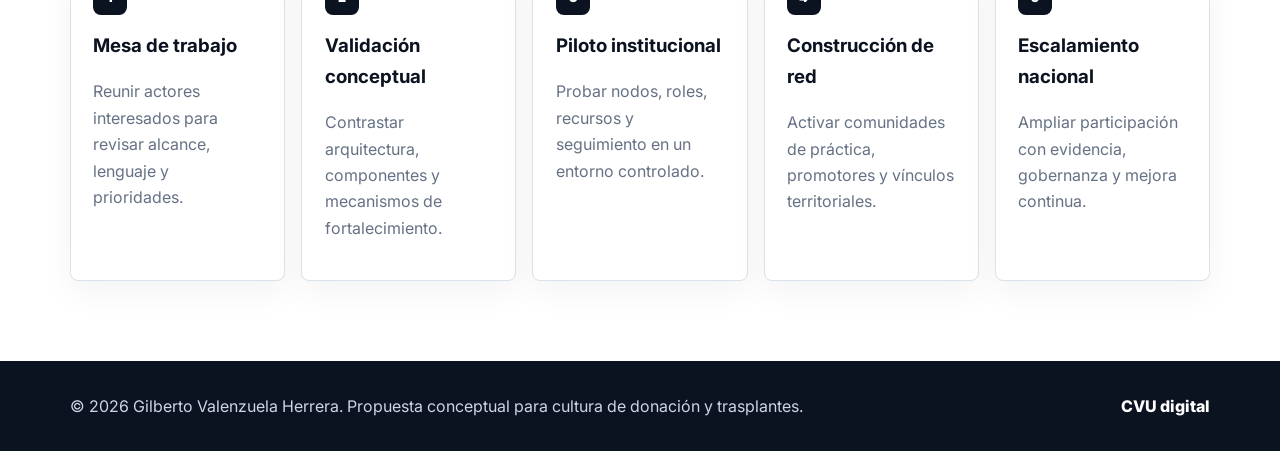
<file: cenatra-microcredenciales.html>
<!DOCTYPE html>
<html lang="es">
<head>
    <meta charset="UTF-8">
    <meta name="viewport" content="width=device-width, initial-scale=1.0">
    <title>Red Nacional de Cultura de Donación y Trasplantes | Propuesta Ejecutiva</title>
    <meta name="description" content="Propuesta conceptual para articular ciudadanía, universidades, profesionales de la salud e instituciones alrededor de una Red Nacional de Cultura de Donación y Trasplantes.">
    <meta name="author" content="Gilberto Valenzuela Herrera">
    <meta name="theme-color" content="#0b1220">
    <meta property="og:type" content="website">
    <meta property="og:title" content="Red Nacional de Cultura de Donación y Trasplantes">
    <meta property="og:description" content="Estrategia de articulación para fortalecer la cultura de donación mediante formación, colaboración y acción comunitaria.">
    <meta property="og:url" content="https://cvu.somoseduk.org/cenatra-microcredenciales.html">
    <meta property="og:locale" content="es_MX">
    <link rel="canonical" href="https://cvu.somoseduk.org/cenatra-microcredenciales.html">
    <link rel="preconnect" href="https://fonts.googleapis.com">
    <link rel="preconnect" href="https://fonts.gstatic.com" crossorigin>
    <link href="https://fonts.googleapis.com/css2?family=Inter:wght@400;500;600;700;800&amp;display=swap" rel="stylesheet">
    <link rel="stylesheet" href="styles.css">
</head>
<body class="micro-page">
    <a class="skip-link" href="#contenido">Saltar al contenido</a>

    <header class="site-header" data-header>
        <div class="container nav-shell">
            <a class="brand" href="index.html#inicio" aria-label="Volver al CVU digital">
                <span class="brand-mark" aria-hidden="true">RN</span>
                <span>
                    <strong>Red Nacional</strong>
                    <small>Cultura de donación</small>
                </span>
            </a>

            <button class="menu-toggle" id="mobile-menu" type="button" aria-label="Abrir menú" aria-expanded="false" aria-controls="primary-nav">
                <span></span>
                <span></span>
                <span></span>
            </button>

            <nav class="primary-nav" id="primary-nav" aria-label="Navegación del micrositio">
                <ul class="nav-links">
                    <li><a href="#vision">Visión</a></li>
                    <li><a href="#arquitectura">Arquitectura</a></li>
                    <li><a href="#mecanismos">Mecanismos</a></li>
                    <li><a href="#medios">Medios</a></li>
                    <li><a href="#estado">Estado</a></li>
                </ul>
            </nav>
        </div>
    </header>

    <main id="contenido">
        <section id="inicio" class="micro-hero network-hero section">
            <div class="container micro-hero-grid">
                <div class="micro-hero-copy reveal">
                    <p class="eyebrow">Estrategia nacional · Articulación institucional · Acción comunitaria</p>
                    <h1>Red Nacional de Cultura de Donación y Trasplantes</h1>
                    <p class="hero-subtitle">Estrategia de articulación entre ciudadanía, universidades, profesionales de la salud e instituciones para fortalecer la cultura de donación mediante formación, colaboración y acción comunitaria.</p>
                    <div class="hero-actions" aria-label="Acciones principales del micrositio">
                        <a class="btn btn-primary" href="#arquitectura">Ver arquitectura</a>
                        <a class="btn btn-secondary" href="#medios">Ver hemeroteca</a>
                        <a class="btn btn-ghost" href="index.html#contacto">Contactar</a>
                    </div>
                </div>

                <aside class="micro-hero-panel network-panel reveal" aria-label="Resumen de articulación de la red">
                    <p class="card-label">Resultado principal</p>
                    <h2>Una red viva de aprendizaje, colaboración y acción territorial.</h2>
                    <p>La formación no es el punto final: es una palanca para conectar actores, sostener participación y generar capacidades compartidas en cultura de donación.</p>
                    <div class="network-mini-map" aria-label="Actores conectados en la red">
                        <span>Ciudadanía</span>
                        <span>Promotores</span>
                        <span>Universidades</span>
                        <span>Profesionales</span>
                        <span>Instituciones</span>
                        <span>Sistema Nacional</span>
                    </div>
                </aside>
            </div>
        </section>

        <section id="vision" class="section">
            <div class="container micro-split">
                <div class="section-copy reveal">
                    <p class="eyebrow">Visión</p>
                    <h2>Conectar actores para que la cultura de donación tenga continuidad, confianza y capacidad de acción.</h2>
                </div>
                <div class="micro-text-panel reveal">
                    <p class="network-statement">La cultura de donación no se fortalece únicamente mediante cursos.</p>
                    <p>Se fortalece creando comunidades de aprendizaje, colaboración y acción capaces de sostener conversación pública, participación territorial y evidencia institucional.</p>
                    <div class="challenge-strip" aria-label="Desafíos públicos identificados">
                        <span>Baja cultura de donación</span>
                        <span>Desinformación</span>
                        <span>Escasa participación comunitaria</span>
                        <span>Formación fragmentada</span>
                        <span>Poca articulación entre actores</span>
                        <span>Procesos discontinuos</span>
                    </div>
                </div>
            </div>
        </section>

        <section id="arquitectura" class="section bg-soft">
            <div class="container section-heading reveal">
                <p class="eyebrow">Arquitectura de la Red</p>
                <h2>Un ecosistema de actores, capacidades y evidencias al servicio de la cultura de donación.</h2>
            </div>

            <div class="container network-ecosystem reveal" aria-label="Componentes de la Red Nacional">
                <article><span>1</span><strong>Comunidad ciudadana</strong><p>Participación social informada y cercana a los territorios.</p></article>
                <article><span>2</span><strong>Líderes Promotores Universitarios</strong><p>Personas formadas para activar conversación, sensibilización y aprendizaje.</p></article>
                <article><span>3</span><strong>Instituciones educativas</strong><p>Universidades como nodos de formación, vinculación y continuidad.</p></article>
                <article><span>4</span><strong>Instituciones de salud</strong><p>Actores técnicos para orientar contenidos, criterios y pertinencia pública.</p></article>
                <article><span>5</span><strong>Redes territoriales</strong><p>Comunidades locales que adaptan la estrategia a contextos concretos.</p></article>
                <article><span>6</span><strong>Ecosistema digital</strong><p>Plataformas, recursos y canales para ampliar acceso y seguimiento.</p></article>
                <article><span>7</span><strong>Evidencias y evaluación</strong><p>Datos, productos y aprendizajes para mejorar decisiones institucionales.</p></article>
            </div>
        </section>

        <section id="mecanismos" class="section">
            <div class="container section-heading reveal">
                <p class="eyebrow">Mecanismos de fortalecimiento</p>
                <h2>Herramientas para sostener capacidades, no fines en sí mismas.</h2>
                <p>Las microcredenciales funcionan como un mecanismo dentro de la red: ayudan a ordenar aprendizajes, reconocer participación y documentar evidencia, pero el objetivo principal es la articulación nacional.</p>
            </div>

            <div class="container micro-solution-grid">
                <article class="micro-solution-card reveal"><h3>Microcredenciales</h3><p>Rutas cortas para fortalecer capacidades de promotores, universidades e instituciones participantes.</p></article>
                <article class="micro-solution-card reveal"><h3>Insignias</h3><p>Reconocimiento visible de avances, participación y competencias desarrolladas.</p></article>
                <article class="micro-solution-card reveal"><h3>Formación continua</h3><p>Actualización flexible para sostener procesos de sensibilización y colaboración.</p></article>
                <article class="micro-solution-card reveal"><h3>Comunidades de práctica</h3><p>Espacios de intercambio entre actores que comparten experiencias, recursos y aprendizajes.</p></article>
                <article class="micro-solution-card reveal"><h3>Evidencias verificables</h3><p>Productos, reportes y datos para seguimiento, mejora y toma de decisiones.</p></article>
                <article class="micro-solution-card reveal"><h3>Recursos educativos abiertos</h3><p>Materiales reutilizables para ampliar el alcance de la cultura de donación.</p></article>
            </div>
        </section>

        <section id="medios" class="section bg-soft">
            <div class="container section-heading reveal">
                <p class="eyebrow">Presencia en medios y cobertura periodística</p>
                <h2>Notas, entrevistas, reportajes y publicaciones que documentan la trayectoria de la iniciativa Por Amor a la Vida y las acciones relacionadas con la cultura de donación de órganos y tejidos.</h2>
            </div>

            <div class="container media-metrics reveal" aria-label="Indicadores de impacto mediático">
                <article><strong>19</strong><span>Registros confirmados</span></article>
                <article><strong>11</strong><span>Medios y canales</span></article>
                <article><strong>2018-2026</strong><span>Cobertura localizada</span></article>
                <article><strong>3</strong><span>Búsquedas pendientes</span></article>
            </div>

            <div class="container media-card-grid media-archive-grid">
                <article class="media-card reveal">
                    <div class="media-thumb" aria-hidden="true">Nota</div>
                    <div>
                        <p class="card-label">El Sol de Chilpancingo · 2018-02-24</p>
                        <h3>Coordinará UAGro campaña de cultura y concientización para la donación de órganos</h3>
                        <p>Nota periodística sobre el inicio de campaña, CENATRA y UAGro.</p>
                        <a class="btn btn-secondary btn-small" href="https://www.elsoldechilpancingo.mx/2018/02/24/coordinara-uagro-campana-de-cultura-y-concientizacion-para-la-donacion-de-organos/" target="_blank" rel="noopener noreferrer">Leer nota</a>
                    </div>
                </article>

                <article class="media-card reveal">
                    <div class="media-thumb" aria-hidden="true">UAGro</div>
                    <div>
                        <p class="card-label">Noticias UAGro / NotiUAGro · 2026-02-16</p>
                        <h3>La UAGro impulsa cultura de donación de órganos con innovador curso nacional de salud</h3>
                        <p>Nota institucional sobre el curso Líder Promotor Universitario, Saberes UAGro y vinculación con CENATRA.</p>
                        <a class="btn btn-secondary btn-small" href="https://www.uagro.mx/NotiUAGro/component/content/article/la-uagro-impulsa-cultura-de-donacion-de-organos-con-innovador-curso-nacional-de-salud?Itemid=101&amp;catid=41" target="_blank" rel="noopener noreferrer">Leer nota</a>
                    </div>
                </article>

                <article class="media-card reveal">
                    <div class="media-thumb" aria-hidden="true">Archivo</div>
                    <div>
                        <p class="card-label">Noticias UAGro / NotiUAGro · 2026</p>
                        <h3>Categoría Salud - Noticias UAGro</h3>
                        <p>Archivo institucional de notas de salud de la Universidad Autónoma de Guerrero.</p>
                        <a class="btn btn-secondary btn-small" href="https://www.uagro.mx/NotiUAGro/index.php/component/content/category/salud?Itemid=101" target="_blank" rel="noopener noreferrer">Leer nota</a>
                    </div>
                </article>

                <article class="media-card reveal">
                    <div class="media-thumb" aria-hidden="true">Facebook</div>
                    <div>
                        <p class="card-label">Facebook · 2018-actualidad</p>
                        <h3>Por amor a la vida UAGro</h3>
                        <p>Página oficial de archivo social y comunicación pública de la campaña.</p>
                        <a class="btn btn-secondary btn-small" href="https://www.facebook.com/PorAmoralaVidaUAGro/" target="_blank" rel="noopener noreferrer">Leer nota</a>
                    </div>
                </article>

                <article class="media-card reveal">
                    <div class="media-thumb" aria-hidden="true">Archivo</div>
                    <div>
                        <p class="card-label">Facebook · Sin fecha única</p>
                        <h3>Por amor a la vida UAGro - versión histórica de página</h3>
                        <p>Referencia histórica de página y archivo social de la iniciativa.</p>
                        <a class="btn btn-secondary btn-small" href="https://www.facebook.com/189176468369029/" target="_blank" rel="noopener noreferrer">Leer nota</a>
                    </div>
                </article>

                <article class="media-card reveal">
                    <div class="media-thumb" aria-hidden="true">Video</div>
                    <div>
                        <p class="card-label">Facebook · Sin fecha única</p>
                        <h3>Videos de Por amor a la vida UAGro</h3>
                        <p>Galería audiovisual con materiales de campaña, difusión y sensibilización.</p>
                        <a class="btn btn-secondary btn-small" href="https://www.facebook.com/PorAmoralaVidaUAGro/videos/" target="_blank" rel="noopener noreferrer">Leer nota</a>
                    </div>
                </article>

                <article class="media-card reveal">
                    <div class="media-thumb" aria-hidden="true">YouTube</div>
                    <div>
                        <p class="card-label">YouTube · Sin fecha única</p>
                        <h3>Por amor a la vida UAGro</h3>
                        <p>Canal oficial con archivo audiovisual del proyecto.</p>
                        <a class="btn btn-secondary btn-small" href="https://m.youtube.com/@poramoralavidauagro4790" target="_blank" rel="noopener noreferrer">Leer nota</a>
                    </div>
                </article>

                <article class="media-card reveal">
                    <div class="media-thumb" aria-hidden="true">Video</div>
                    <div>
                        <p class="card-label">YouTube · Sin fecha visible</p>
                        <h3>Campaña de Donación de Órganos y Tejidos con Fines de Trasplante</h3>
                        <p>Material audiovisual de campaña sobre donación y trasplantes.</p>
                        <a class="btn btn-secondary btn-small" href="https://m.youtube.com/watch?v=K2bH5s616HU" target="_blank" rel="noopener noreferrer">Leer nota</a>
                    </div>
                </article>

                <article class="media-card reveal">
                    <div class="media-thumb" aria-hidden="true">Video</div>
                    <div>
                        <p class="card-label">YouTube · Sin fecha visible</p>
                        <h3>Cultura de donación de órganos y tejidos con fines de trasplante</h3>
                        <p>Recurso audiovisual para difusión y sensibilización pública.</p>
                        <a class="btn btn-secondary btn-small" href="https://www.youtube.com/watch?v=dzlqGJmQOHU" target="_blank" rel="noopener noreferrer">Leer nota</a>
                    </div>
                </article>

                <article class="media-card reveal">
                    <div class="media-thumb" aria-hidden="true">Curso</div>
                    <div>
                        <p class="card-label">YouTube · Sin fecha visible</p>
                        <h3>Microcredencial Promotor Universitario de Cultura de Donación</h3>
                        <p>Video relacionado con la formación de promotores universitarios y la ruta de fortalecimiento de capacidades.</p>
                        <a class="btn btn-secondary btn-small" href="https://www.youtube.com/watch?v=5kbPltDS_78" target="_blank" rel="noopener noreferrer">Leer nota</a>
                    </div>
                </article>

                <article class="media-card reveal">
                    <div class="media-thumb" aria-hidden="true">SSG</div>
                    <div>
                        <p class="card-label">Secretaría de Salud Guerrero / Facebook · Sin fecha visible</p>
                        <h3>Salud Guerrero fomenta cultura de donación con fines de trasplante</h3>
                        <p>Publicación institucional estatal sobre difusión de cultura de donación.</p>
                        <a class="btn btn-secondary btn-small" href="https://www.facebook.com/SSaludGuerrero/posts/fomenta-la-ssg-cultura-de-la-donaci%C3%B3n-con-fines-de-trasplante-en-guerrero-chilpa/1418386903086197/" target="_blank" rel="noopener noreferrer">Leer nota</a>
                    </div>
                </article>

                <article class="media-card reveal">
                    <div class="media-thumb" aria-hidden="true">UAGro</div>
                    <div>
                        <p class="card-label">UAGro Universidad Autónoma de Guerrero / Facebook · Sin fecha visible</p>
                        <h3>Publicación oficial UAGro sobre Por Amor a la Vida UAGro</h3>
                        <p>Difusión institucional universitaria vinculada con la campaña.</p>
                        <a class="btn btn-secondary btn-small" href="https://www.facebook.com/photo.php?fbid=1238534398301987&amp;id=100064363165227&amp;set=a.483849363770498" target="_blank" rel="noopener noreferrer">Leer nota</a>
                    </div>
                </article>

                <article class="media-card reveal">
                    <div class="media-thumb" aria-hidden="true">Radio</div>
                    <div>
                        <p class="card-label">Al Despertar Radio / Facebook · Sin fecha visible</p>
                        <h3>UAGro e instituciones de salud lanzan formación digital masiva</h3>
                        <p>Publicación periodística digital sobre curso, formación digital y colaboración institucional.</p>
                        <a class="btn btn-secondary btn-small" href="https://www.facebook.com/AlDespertarRadio/posts/uagro-e-instituciones-de-salud-lanzan-formaci%C3%B3n-digital-masiva-para-impulsar-la-/1764469514938593/" target="_blank" rel="noopener noreferrer">Leer nota</a>
                    </div>
                </article>

                <article class="media-card reveal">
                    <div class="media-thumb" aria-hidden="true">MES</div>
                    <div>
                        <p class="card-label">Maestría en Economía Social UAGro / Facebook · Sin fecha visible</p>
                        <h3>Desde la Maestría en Economía Social se impulsa Por Amor a la Vida</h3>
                        <p>Publicación académica sobre vinculación, bienestar humano y colaboración universitaria.</p>
                        <a class="btn btn-secondary btn-small" href="https://www.facebook.com/mesuagro/posts/desde-la-maestr%C3%ADa-en-econom%C3%ADa-social-mes-reafirmamos-que-el-bienestar-humano-es-/1347782920708759/" target="_blank" rel="noopener noreferrer">Leer nota</a>
                    </div>
                </article>

                <article class="media-card reveal">
                    <div class="media-thumb" aria-hidden="true">Instagram</div>
                    <div>
                        <p class="card-label">Instagram · Sin fecha visible</p>
                        <h3>Desde la Maestría en Economía Social</h3>
                        <p>Publicación académica vinculada con economía social y participación institucional.</p>
                        <a class="btn btn-secondary btn-small" href="https://www.instagram.com/p/DU3ykoIjz97/" target="_blank" rel="noopener noreferrer">Leer nota</a>
                    </div>
                </article>

                <article class="media-card reveal">
                    <div class="media-thumb" aria-hidden="true">Instagram</div>
                    <div>
                        <p class="card-label">Instagram · Sin fecha única</p>
                        <h3>Por amor a la Vida UAGro</h3>
                        <p>Perfil oficial de la iniciativa en red social.</p>
                        <a class="btn btn-secondary btn-small" href="https://www.instagram.com/poramoralavidauagro_oficial/" target="_blank" rel="noopener noreferrer">Leer nota</a>
                    </div>
                </article>

                <article class="media-card reveal">
                    <div class="media-thumb" aria-hidden="true">2020</div>
                    <div>
                        <p class="card-label">Instagram · 2020</p>
                        <h3>Publicación sobre curso virtual Líder Promotor Universitario</h3>
                        <p>Publicación histórica sobre formación virtual y desarrollo de liderazgos.</p>
                        <a class="btn btn-secondary btn-small" href="https://www.instagram.com/p/CDRxzJipCqT/" target="_blank" rel="noopener noreferrer">Leer nota</a>
                    </div>
                </article>

                <article class="media-card reveal">
                    <div class="media-thumb" aria-hidden="true">2025</div>
                    <div>
                        <p class="card-label">Instagram / Por amor a la Vida UAGro · 2025-11-12</p>
                        <h3>Publicación institucional sobre colaboración UAGro, CENATRA y donación</h3>
                        <p>Publicación sobre curso, campaña y articulación institucional.</p>
                        <a class="btn btn-secondary btn-small" href="https://www.instagram.com/p/DQ97R66EpqF/" target="_blank" rel="noopener noreferrer">Leer nota</a>
                    </div>
                </article>

                <article class="media-card reveal">
                    <div class="media-thumb" aria-hidden="true">Perfil</div>
                    <div>
                        <p class="card-label">Maestría en Economía Social UAGro · 2025</p>
                        <h3>MISE. Gilberto Valenzuela Herrera</h3>
                        <p>Perfil académico relacionado con trayectoria y dirección de campaña.</p>
                        <a class="btn btn-secondary btn-small" href="https://meconomiasocial.uagro.mx/index.php/nucleo-academico/nucleo-academico-basico-menu/mise-gilberto-valenzuela-herrera" target="_blank" rel="noopener noreferrer">Leer nota</a>
                    </div>
                </article>
            </div>

            <div class="container media-pending-note reveal">
                <p class="card-label">Archivo por localizar</p>
                <h3>Referencias pendientes de verificación documental</h3>
                <p>Se registran como búsquedas sugeridas, sin presentarlas como cobertura confirmada: El Sur Acapulco, La Jornada Guerrero y Digital Guerrero.</p>
            </div>
        </section>

        <section id="valor-cenatra" class="section">
            <div class="container section-heading reveal">
                <p class="eyebrow">Valor para CENATRA</p>
                <h2>Una estrategia de mayor alcance para fortalecer cultura, capacidades y evidencia.</h2>
            </div>

            <div class="container micro-benefit-grid">
                <article class="micro-benefit reveal"><strong>Mayor alcance nacional</strong><span>Capacidad para extender conversación y sensibilización por nodos universitarios y territoriales.</span></article>
                <article class="micro-benefit reveal"><strong>Red de promotores</strong><span>Personas capaces de comunicar, orientar y sostener acciones comunitarias.</span></article>
                <article class="micro-benefit reveal"><strong>Vinculación universitaria</strong><span>Relación estructurada con instituciones educativas interesadas en participación social.</span></article>
                <article class="micro-benefit reveal"><strong>Formación continua</strong><span>Procesos flexibles para actualizar capacidades sin depender de eventos aislados.</span></article>
                <article class="micro-benefit reveal"><strong>Escalabilidad</strong><span>Modelo replicable por regiones, comunidades y actores institucionales.</span></article>
                <article class="micro-benefit reveal"><strong>Evidencias para decisiones</strong><span>Información sobre participación, productos, avances y necesidades de fortalecimiento.</span></article>
                <article class="micro-benefit reveal"><strong>Cultura de donación</strong><span>Mayor continuidad en mensajes, prácticas y comunidades de colaboración.</span></article>
            </div>
        </section>

        <section id="valor-universidades" class="section bg-soft">
            <div class="container section-heading reveal">
                <p class="eyebrow">Valor para universidades</p>
                <h2>Un marco de participación social con aprendizaje, vinculación y reconocimiento de competencias.</h2>
            </div>

            <div class="container micro-benefit-grid">
                <article class="micro-benefit reveal"><strong>Participación social</strong><span>Contribución institucional a un problema público de alto valor social.</span></article>
                <article class="micro-benefit reveal"><strong>Formación complementaria</strong><span>Capacidades transversales para estudiantes, docentes y comunidades universitarias.</span></article>
                <article class="micro-benefit reveal"><strong>Vinculación institucional</strong><span>Puentes de colaboración con actores públicos, sanitarios y comunitarios.</span></article>
                <article class="micro-benefit reveal"><strong>Reconocimiento de competencias</strong><span>Evidencias formativas para documentar participación y aprendizajes aplicados.</span></article>
                <article class="micro-benefit reveal"><strong>Redes colaborativas</strong><span>Intercambio entre universidades, territorios, profesionales e instituciones interesadas.</span></article>
            </div>
        </section>

        <section id="estado" class="section micro-status-section">
            <div class="container">
                <div class="micro-status-card reveal">
                    <p class="eyebrow">Estado actual</p>
                    <h2>Esta propuesta constituye una visión conceptual en desarrollo para análisis, discusión y construcción colaborativa con instituciones interesadas.</h2>
                    <p>No representa un programa oficial aprobado. No afirma convenios, autorizaciones ni adopciones institucionales que no existan.</p>
                    <div class="micro-status-actions">
                        <a class="btn btn-primary" href="mailto:gvalenzuela@somoseduk.org">Solicitar presentación</a>
                        <a class="btn btn-secondary" href="index.html#proyectos">Volver al portafolio</a>
                    </div>
                </div>
            </div>
        </section>

        <section id="proximos-pasos" class="section">
            <div class="container section-heading reveal">
                <p class="eyebrow">Próximos pasos</p>
                <h2>De la visión conceptual a una red colaborativa validada.</h2>
            </div>

            <div class="container network-next-steps">
                <article class="micro-route-step reveal"><span>1</span><h3>Mesa de trabajo</h3><p>Reunir actores interesados para revisar alcance, lenguaje y prioridades.</p></article>
                <article class="micro-route-step reveal"><span>2</span><h3>Validación conceptual</h3><p>Contrastar arquitectura, componentes y mecanismos de fortalecimiento.</p></article>
                <article class="micro-route-step reveal"><span>3</span><h3>Piloto institucional</h3><p>Probar nodos, roles, recursos y seguimiento en un entorno controlado.</p></article>
                <article class="micro-route-step reveal"><span>4</span><h3>Construcción de red</h3><p>Activar comunidades de práctica, promotores y vínculos territoriales.</p></article>
                <article class="micro-route-step reveal"><span>5</span><h3>Escalamiento nacional</h3><p>Ampliar participación con evidencia, gobernanza y mejora continua.</p></article>
            </div>
        </section>
    </main>

    <footer class="site-footer">
        <div class="container footer-grid">
            <p>&copy; 2026 Gilberto Valenzuela Herrera. Propuesta conceptual para cultura de donación y trasplantes.</p>
            <a href="index.html#inicio">CVU digital</a>
        </div>
    </footer>

    <script src="script.js" defer></script>
</body>
</html>
</file>
<file: styles.css>
:root {
    --ink: #0b1220;
    --ink-soft: #253044;
    --muted: #657184;
    --line: #d9e1ea;
    --surface: #ffffff;
    --surface-soft: #f5f7fb;
    --blue: #1d4ed8;
    --green: #0f8a64;
    --gold: #b7791f;
    --red: #b42318;
    --shadow: 0 20px 60px rgba(11, 18, 32, 0.08);
    --radius: 8px;
    --container: 1180px;
    --font: "Inter", system-ui, -apple-system, BlinkMacSystemFont, "Segoe UI", sans-serif;
}

* {
    box-sizing: border-box;
}

html {
    scroll-behavior: smooth;
}

body {
    margin: 0;
    background: var(--surface);
    color: var(--ink-soft);
    font-family: var(--font);
    font-size: 16px;
    line-height: 1.65;
}

body.menu-open {
    overflow: hidden;
}

body.has-mobile-bottom-nav {
    padding-bottom: 74px;
}

img,
object,
iframe {
    max-width: 100%;
}

a {
    color: inherit;
}

.skip-link {
    background: var(--ink);
    color: #fff;
    left: 1rem;
    padding: 0.7rem 1rem;
    position: fixed;
    top: -5rem;
    z-index: 9999;
}

.skip-link:focus {
    top: 1rem;
}

.container {
    margin: 0 auto;
    max-width: var(--container);
    padding: 0 1.25rem;
}

.section {
    padding: 5rem 0;
}

.grid {
    display: grid;
    gap: 1.2rem;
    grid-template-columns: repeat(auto-fit, minmax(260px, 1fr));
}

.bg-soft {
    background: var(--surface-soft);
}

.site-header,
.navbar {
    background: rgba(255, 255, 255, 0.92);
    border-bottom: 1px solid rgba(217, 225, 234, 0.8);
    position: sticky;
    top: 0;
    z-index: 1000;
    backdrop-filter: blur(18px);
}

.nav-shell,
.nav-container {
    align-items: center;
    display: flex;
    justify-content: space-between;
    min-height: 76px;
}

.brand,
.logo {
    align-items: center;
    color: var(--ink);
    display: inline-flex;
    gap: 0.8rem;
    text-decoration: none;
}

.logo {
    font-size: 1.05rem;
    margin: 0;
}

.brand-mark,
.cenatra-brand-mark {
    align-items: center;
    background: var(--ink);
    border-radius: var(--radius);
    color: #fff;
    display: inline-flex;
    font-size: 0.78rem;
    font-weight: 800;
    height: 42px;
    justify-content: center;
    width: 42px;
}

.brand strong,
.brand small {
    display: block;
}

.brand strong {
    font-size: 0.98rem;
    line-height: 1.2;
}

.brand small {
    color: var(--muted);
    font-size: 0.78rem;
    line-height: 1.2;
}

.primary-nav {
    align-items: center;
    display: flex;
}

.nav-links {
    align-items: center;
    display: flex;
    gap: 1.2rem;
    list-style: none;
    margin: 0;
    padding: 0;
}

.nav-links a {
    color: var(--ink-soft);
    font-size: 0.92rem;
    font-weight: 700;
    text-decoration: none;
}

.nav-links a:hover,
.nav-links a:focus {
    color: var(--blue);
}

.menu-toggle {
    background: transparent;
    border: 0;
    cursor: pointer;
    display: none;
    padding: 0.5rem;
}

.menu-toggle span,
.menu-toggle .bar {
    background: var(--ink);
    border-radius: 999px;
    display: block;
    height: 2px;
    margin: 5px 0;
    width: 24px;
}

.hero {
    background:
        radial-gradient(circle at 78% 12%, rgba(29, 78, 216, 0.13), transparent 31%),
        radial-gradient(circle at 18% 28%, rgba(15, 138, 100, 0.09), transparent 28%),
        radial-gradient(circle at 58% 84%, rgba(183, 121, 31, 0.08), transparent 24%),
        linear-gradient(115deg, rgba(245, 247, 251, 0.98), rgba(255, 255, 255, 0.94) 52%, rgba(241, 246, 252, 0.96));
    isolation: isolate;
    min-height: calc(100vh - 76px);
    overflow: hidden;
    padding: 6rem 0 4rem;
    position: relative;
}

.hero::before,
.hero::after {
    content: "";
    inset: 0;
    pointer-events: none;
    position: absolute;
    z-index: -1;
}

.hero::before {
    background:
        radial-gradient(circle at 18% 22%, rgba(15, 138, 100, 0.18) 0 2px, transparent 3px),
        radial-gradient(circle at 34% 62%, rgba(29, 78, 216, 0.15) 0 2px, transparent 3px),
        radial-gradient(circle at 68% 28%, rgba(11, 18, 32, 0.13) 0 2px, transparent 3px),
        radial-gradient(circle at 86% 72%, rgba(183, 121, 31, 0.13) 0 2px, transparent 3px);
    opacity: 0.9;
}

.hero::after {
    background:
        linear-gradient(118deg, transparent 0 18%, rgba(29, 78, 216, 0.08) 18.1% 18.25%, transparent 18.35% 100%),
        linear-gradient(34deg, transparent 0 47%, rgba(15, 138, 100, 0.07) 47.05% 47.2%, transparent 47.3% 100%),
        repeating-linear-gradient(90deg, rgba(11, 18, 32, 0.035) 0 1px, transparent 1px 92px),
        repeating-linear-gradient(0deg, rgba(11, 18, 32, 0.028) 0 1px, transparent 1px 92px);
    -webkit-mask-image: linear-gradient(90deg, rgba(0, 0, 0, 0.2), #000 28%, #000 78%, rgba(0, 0, 0, 0.16));
    mask-image: linear-gradient(90deg, rgba(0, 0, 0, 0.2), #000 28%, #000 78%, rgba(0, 0, 0, 0.16));
    opacity: 0.62;
}

.hero-grid,
.two-column,
.contact-layout,
.cv-layout {
    display: grid;
    gap: 3rem;
    grid-template-columns: minmax(0, 1.05fr) minmax(330px, 0.95fr);
    align-items: center;
}

.hero-grid {
    position: relative;
    z-index: 1;
}

.eyebrow,
.card-label {
    color: var(--green);
    font-size: 0.78rem;
    font-weight: 800;
    letter-spacing: 0.08em;
    margin: 0 0 0.9rem;
    text-transform: uppercase;
}

.hero h1 {
    color: var(--ink);
    font-size: clamp(2.7rem, 8vw, 5.8rem);
    line-height: 0.95;
    margin: 0 0 1.1rem;
    max-width: 900px;
}

.hero-subtitle {
    color: var(--ink);
    font-size: clamp(1.1rem, 2.2vw, 1.55rem);
    font-weight: 700;
    margin: 0 0 1rem;
    max-width: 760px;
}

.hero-lede {
    color: var(--ink-soft);
    font-size: 1.18rem;
    font-weight: 500;
    margin: 0 0 2rem;
    max-width: 690px;
}

.hero-actions,
.project-actions,
.cenatra-platform-actions {
    display: flex;
    flex-wrap: wrap;
    gap: 0.8rem;
}

.hero-quick-links {
    display: grid;
    gap: 0.75rem;
    grid-template-columns: repeat(4, minmax(0, 1fr));
    margin: 0 0 1.4rem;
    max-width: 760px;
}

.hero-quick-links a {
    align-items: center;
    background: rgba(255, 255, 255, 0.82);
    border: 1px solid rgba(217, 225, 234, 0.95);
    border-radius: var(--radius);
    box-shadow: 0 14px 34px rgba(11, 18, 32, 0.06);
    color: var(--ink);
    display: grid;
    gap: 0.45rem;
    min-height: 104px;
    padding: 0.9rem;
    text-decoration: none;
    transition: transform 180ms ease, border-color 180ms ease, box-shadow 180ms ease;
}

.hero-quick-links a:hover,
.hero-quick-links a:focus {
    border-color: rgba(29, 78, 216, 0.38);
    box-shadow: 0 18px 44px rgba(11, 18, 32, 0.1);
    transform: translateY(-2px);
}

.hero-quick-links span {
    align-items: center;
    background: var(--ink);
    border-radius: var(--radius);
    color: #fff;
    display: inline-flex;
    font-size: 1rem;
    height: 34px;
    justify-content: center;
    width: 34px;
}

.hero-quick-links strong {
    font-size: 0.92rem;
    line-height: 1.18;
}

.mobile-bottom-nav {
    display: none;
}

.btn {
    align-items: center;
    border: 1px solid transparent;
    border-radius: var(--radius);
    cursor: pointer;
    display: inline-flex;
    font: inherit;
    font-weight: 800;
    justify-content: center;
    min-height: 46px;
    padding: 0.75rem 1rem;
    text-decoration: none;
    transition: transform 180ms ease, border-color 180ms ease, background 180ms ease;
}

.btn:hover,
.btn:focus {
    transform: translateY(-1px);
}

.btn-primary {
    background: var(--ink);
    color: #fff;
}

.btn-secondary {
    background: #fff;
    border-color: var(--line);
    color: var(--ink);
}

.btn-ghost,
.btn-outline {
    background: transparent;
    border-color: var(--line);
    color: var(--ink);
}

.btn-small,
.btn-sm {
    min-height: 40px;
    padding: 0.55rem 0.8rem;
}

.hero-portrait-card,
.executive-card,
.card,
.project-card,
.cv-summary,
.cv-viewer,
.contact-panel {
    background: var(--surface);
    border: 1px solid var(--line);
    border-radius: var(--radius);
    box-shadow: var(--shadow);
}

.hero-portrait-card,
.executive-card {
    padding: 0.75rem;
}

.hero-portrait-card {
    box-shadow: 0 28px 80px rgba(11, 18, 32, 0.16);
    justify-self: end;
    max-width: 470px;
    overflow: hidden;
}

.hero-portrait-frame {
    aspect-ratio: 4 / 5;
    background: var(--surface-soft);
    border-radius: var(--radius);
    margin: 0;
    overflow: hidden;
}

.hero-portrait-frame img {
    display: block;
    height: 100%;
    object-fit: cover;
    object-position: center top;
    width: 100%;
}

.hero-portrait-summary {
    display: grid;
    gap: 1rem;
    padding: 1.25rem 0.55rem 0.55rem;
}

.executive-card h2,
.hero-portrait-card h2,
.section-copy h2,
.section-heading h2,
.contact-copy h2 {
    color: var(--ink);
    font-size: clamp(1.8rem, 4vw, 3rem);
    letter-spacing: 0;
    line-height: 1.08;
    margin: 0;
}

.executive-card h2,
.hero-portrait-card h2 {
    font-size: 1.45rem;
    line-height: 1.18;
}

.executive-card p,
.hero-portrait-card p {
    margin-bottom: 0;
}

.hero-proof {
    display: grid;
    gap: 1rem;
    margin: 1.2rem 0 0;
}

.hero-proof div {
    background: var(--surface-soft);
    border-radius: var(--radius);
    padding: 1rem;
}

.hero-proof dt {
    color: var(--muted);
    font-size: 0.75rem;
    font-weight: 800;
    text-transform: uppercase;
}

.hero-proof dd {
    color: var(--ink);
    font-weight: 800;
    margin: 0.2rem 0 0;
}

.flagship-section {
    background:
        linear-gradient(135deg, rgba(180, 35, 24, 0.06), transparent 34%),
        linear-gradient(225deg, rgba(15, 138, 100, 0.07), transparent 38%),
        #fff;
    padding-top: 4rem;
}

.flagship-shell {
    display: grid;
    gap: 1.2rem;
}

.flagship-hero,
.flagship-card,
.flagship-ecosystem,
.flagship-evidence article {
    background: rgba(255, 255, 255, 0.94);
    border: 1px solid rgba(217, 225, 234, 0.92);
    border-radius: var(--radius);
    box-shadow: 0 24px 70px rgba(11, 18, 32, 0.08);
}

.flagship-hero {
    display: grid;
    gap: 1rem;
    min-height: 460px;
    overflow: hidden;
    padding: clamp(2rem, 5vw, 4.5rem);
    position: relative;
}

.flagship-hero::before {
    background:
        linear-gradient(90deg, rgba(180, 35, 24, 0.16), rgba(15, 138, 100, 0.13)),
        repeating-linear-gradient(90deg, rgba(11, 18, 32, 0.08) 0 1px, transparent 1px 120px);
    bottom: 0;
    content: "";
    height: 8px;
    left: 0;
    position: absolute;
    right: 0;
}

.flagship-hero h2 {
    color: var(--ink);
    font-size: clamp(3rem, 8vw, 6.6rem);
    letter-spacing: 0;
    line-height: 0.95;
    margin: 0;
    max-width: 920px;
}

.flagship-subtitle {
    color: var(--red);
    font-size: clamp(1.2rem, 2.6vw, 2rem);
    font-weight: 900;
    line-height: 1.2;
    margin: 0;
    max-width: 820px;
}

.flagship-lede {
    color: var(--ink);
    font-size: clamp(1.3rem, 3vw, 2.45rem);
    font-weight: 900;
    line-height: 1.16;
    margin: 0;
    max-width: 980px;
}

.flagship-hero p:not(.eyebrow):not(.flagship-subtitle):not(.flagship-lede) {
    color: var(--muted);
    font-size: 1.08rem;
    max-width: 760px;
}

.flagship-actions,
.flagship-evidence-links {
    display: flex;
    flex-wrap: wrap;
    gap: 0.8rem;
}

.flagship-feature-image {
    border-radius: var(--radius);
    box-shadow: 0 26px 70px rgba(11, 18, 32, 0.12);
    margin: 0.8rem 0 0;
    max-width: 720px;
    overflow: hidden;
}

.flagship-feature-image img {
    aspect-ratio: 16 / 9;
    display: block;
    height: 100%;
    object-fit: cover;
    width: 100%;
}

.flagship-grid,
.flagship-evidence {
    display: grid;
    gap: 1.2rem;
    grid-template-columns: minmax(0, 0.94fr) minmax(0, 1.06fr);
}

.flagship-card,
.flagship-evidence article {
    padding: clamp(1.4rem, 3vw, 2rem);
}

.flagship-card h3,
.flagship-evidence h3 {
    color: var(--ink);
    font-size: clamp(1.35rem, 2.4vw, 2rem);
    line-height: 1.15;
    margin: 0 0 0.8rem;
}

.flagship-card p,
.flagship-evidence p,
.flagship-note,
.flagship-disclaimer {
    color: var(--muted);
}

.flagship-focus-list,
.flagship-alliance-grid {
    display: grid;
    gap: 0.65rem;
    grid-template-columns: repeat(2, minmax(0, 1fr));
    margin-top: 1.2rem;
}

.flagship-focus-list span,
.flagship-alliance-grid span,
.flagship-evidence-links a {
    background: var(--surface-soft);
    border: 1px solid var(--line);
    border-radius: var(--radius);
    color: var(--ink);
    font-weight: 900;
    padding: 0.8rem 0.9rem;
    text-decoration: none;
}

.flagship-evidence-links a {
    color: var(--blue);
}

.flagship-metrics {
    display: grid;
    gap: 0.75rem;
    grid-template-columns: repeat(2, minmax(0, 1fr));
}

.flagship-metrics div {
    background:
        linear-gradient(145deg, rgba(11, 18, 32, 0.03), rgba(15, 138, 100, 0.06)),
        var(--surface-soft);
    border: 1px solid var(--line);
    border-radius: var(--radius);
    padding: 1rem;
}

.flagship-metrics strong {
    color: var(--ink);
    display: block;
    font-size: clamp(1.15rem, 2.4vw, 1.8rem);
    line-height: 1.05;
}

.flagship-metrics span {
    color: var(--muted);
    display: block;
    font-weight: 800;
    margin-top: 0.35rem;
}

.flagship-ecosystem {
    overflow: hidden;
    padding: clamp(1.4rem, 3vw, 2rem);
}

.ecosystem-flow {
    display: grid;
    gap: 1rem;
    grid-template-columns: repeat(4, minmax(0, 1fr));
    margin: 1rem 0;
}

.ecosystem-flow article {
    background: var(--ink);
    border-radius: var(--radius);
    color: #fff;
    min-height: 220px;
    padding: 1.15rem;
    position: relative;
}

.ecosystem-flow article:not(:last-child)::after {
    background: var(--green);
    color: #fff;
    content: "↓";
    font-weight: 900;
    height: 34px;
    line-height: 34px;
    position: absolute;
    right: -17px;
    text-align: center;
    top: calc(50% - 17px);
    width: 34px;
    z-index: 1;
}

.ecosystem-flow span {
    display: block;
    font-size: 2rem;
    line-height: 1;
    margin-bottom: 0.8rem;
}

.ecosystem-flow strong {
    display: block;
    font-size: 1.05rem;
    line-height: 1.2;
}

.ecosystem-flow p {
    color: rgba(255, 255, 255, 0.74);
    margin-bottom: 0;
}

.flagship-note {
    border-left: 3px solid var(--red);
    font-weight: 800;
    margin: 0;
    padding-left: 1rem;
}

.flagship-disclaimer {
    font-size: 0.9rem;
    margin-bottom: 0;
}

.flagship-memory {
    background: var(--ink);
    border-radius: var(--radius);
    color: #fff;
    overflow: hidden;
    padding: clamp(1.5rem, 4vw, 2.6rem);
    position: relative;
}

.flagship-memory::before {
    background:
        radial-gradient(circle at 18% 18%, rgba(15, 138, 100, 0.28), transparent 28%),
        radial-gradient(circle at 86% 8%, rgba(180, 35, 24, 0.22), transparent 24%),
        linear-gradient(120deg, rgba(255, 255, 255, 0.1), transparent 38%);
    content: "";
    inset: 0;
    pointer-events: none;
    position: absolute;
}

.flagship-memory > * {
    position: relative;
}

.flagship-memory .eyebrow,
.flagship-memory .card-label {
    color: #9bd8bf;
}

.flagship-memory-header {
    align-items: start;
    display: grid;
    gap: 1rem;
    grid-template-columns: minmax(0, 1.2fr) minmax(280px, 0.8fr);
    margin-bottom: 1.6rem;
}

.flagship-memory h3,
.flagship-memory h4 {
    color: #fff;
    margin: 0;
}

.flagship-memory-header h3 {
    font-size: clamp(1.8rem, 4vw, 3.1rem);
    line-height: 1.05;
    max-width: 920px;
}

.flagship-memory p {
    color: rgba(255, 255, 255, 0.74);
}

.memory-timeline {
    display: grid;
    gap: 1rem;
    grid-template-columns: repeat(4, minmax(0, 1fr));
    margin: 1.2rem 0;
}

.memory-timeline article,
.memory-panel,
.public-evidence-grid article {
    background: rgba(255, 255, 255, 0.08);
    border: 1px solid rgba(255, 255, 255, 0.14);
    border-radius: var(--radius);
    backdrop-filter: blur(14px);
}

.memory-timeline article {
    padding: 1rem;
}

.memory-timeline time,
.memory-date {
    color: #9bd8bf;
    display: block;
    font-size: 0.82rem;
    font-weight: 900;
    margin-bottom: 0.7rem;
}

.memory-timeline h4,
.public-evidence-grid h4 {
    font-size: 1rem;
    line-height: 1.25;
}

.memory-timeline p {
    font-size: 0.92rem;
    margin-bottom: 0;
}

.memory-split {
    display: grid;
    gap: 1rem;
    grid-template-columns: minmax(0, 1fr) minmax(0, 1fr);
    margin: 1rem 0;
}

.memory-panel {
    padding: 1.2rem;
}

.memory-hit-list {
    color: rgba(255, 255, 255, 0.78);
    display: grid;
    gap: 0.65rem;
    margin: 0.9rem 0 0;
    padding-left: 1.1rem;
}

.memory-impact-grid {
    display: grid;
    gap: 0.7rem;
    grid-template-columns: repeat(2, minmax(0, 1fr));
    margin-top: 0.9rem;
}

.memory-impact-grid span {
    background: rgba(255, 255, 255, 0.1);
    border: 1px solid rgba(255, 255, 255, 0.13);
    border-radius: var(--radius);
    color: #fff;
    font-weight: 900;
    padding: 0.78rem 0.85rem;
}

.public-evidence-grid {
    display: grid;
    gap: 1rem;
    grid-template-columns: repeat(4, minmax(0, 1fr));
}

.public-evidence-grid article {
    display: grid;
    gap: 0.65rem;
    padding: 1rem;
}

.public-evidence-grid span,
.public-evidence-grid strong {
    color: #9bd8bf;
    font-size: 0.82rem;
    font-weight: 900;
}

.public-evidence-grid a {
    color: #fff;
    font-weight: 900;
    text-decoration-color: rgba(255, 255, 255, 0.35);
    text-underline-offset: 0.25rem;
}

.profile-text p {
    color: var(--ink-soft);
    font-size: 1.05rem;
    margin-top: 0;
}

.capability-strip,
.tag-list,
.collaboration-grid {
    display: flex;
    flex-wrap: wrap;
    gap: 0.65rem;
}

.capability-strip span,
.tag-list span,
.collaboration-grid span {
    background: #fff;
    border: 1px solid var(--line);
    border-radius: 999px;
    color: var(--ink);
    font-size: 0.88rem;
    font-weight: 800;
    padding: 0.55rem 0.8rem;
}

.timeline {
    counter-reset: step;
    display: grid;
    gap: 1rem;
    grid-template-columns: repeat(4, 1fr);
    list-style: none;
    margin: 3rem 0 0;
    padding: 0;
}

.timeline li {
    background: var(--surface-soft);
    border: 1px solid var(--line);
    border-radius: var(--radius);
    min-height: 190px;
    padding: 1.2rem;
    position: relative;
}

.timeline li::before {
    color: var(--blue);
    content: counter(step, decimal-leading-zero);
    counter-increment: step;
    display: block;
    font-size: 0.82rem;
    font-weight: 900;
    margin-bottom: 2rem;
}

.timeline span,
.timeline strong {
    display: block;
}

.timeline span {
    color: var(--muted);
    font-size: 0.78rem;
    font-weight: 800;
    text-transform: uppercase;
}

.timeline strong {
    color: var(--ink);
    line-height: 1.35;
    margin-top: 0.5rem;
}

.institutional-section {
    background: #fff;
}

.institutional-grid {
    display: grid;
    gap: 1rem;
    grid-template-columns: repeat(3, minmax(0, 1fr));
}

.institutional-card {
    background: linear-gradient(180deg, #fff, #f8fafc);
    border: 1px solid var(--line);
    border-radius: var(--radius);
    min-height: 170px;
    padding: 1.2rem;
}

.institutional-card span {
    color: var(--green);
    display: block;
    font-size: 0.76rem;
    font-weight: 900;
    letter-spacing: 0.08em;
    margin-bottom: 1.1rem;
    text-transform: uppercase;
}

.institutional-card strong {
    color: var(--ink);
    display: block;
    font-size: 1.08rem;
    line-height: 1.25;
}

.institutional-card p {
    color: var(--muted);
    margin: 0.7rem 0 0;
}

.section-heading {
    margin-bottom: 2.2rem;
    max-width: 780px;
}

.section-heading p:last-child {
    color: var(--muted);
    font-size: 1.05rem;
}

.project-grid {
    display: grid;
    gap: 1.2rem;
    grid-template-columns: repeat(2, minmax(0, 1fr));
}

.project-card {
    display: flex;
    flex-direction: column;
    gap: 1rem;
    padding: 1.35rem;
}

.project-card-wide {
    grid-column: 1 / -1;
}

.project-topline {
    align-items: center;
    display: flex;
    justify-content: space-between;
    gap: 1rem;
}

.project-topline span {
    color: var(--blue);
    font-size: 0.82rem;
    font-weight: 900;
}

.project-topline a,
.project-actions a {
    color: var(--ink);
    font-size: 0.85rem;
    font-weight: 800;
    text-decoration: none;
}

.project-card h3 {
    color: var(--ink);
    font-size: 1.45rem;
    line-height: 1.16;
    margin: 0;
}

.strategic-label {
    align-self: flex-start;
    background: #ecfdf5;
    border: 1px solid #b7ead4;
    border-radius: 999px;
    color: #047857;
    font-size: 0.78rem;
    font-weight: 900;
    margin: -0.25rem 0 0;
    padding: 0.4rem 0.75rem;
    text-transform: uppercase;
}

.project-details {
    display: grid;
    gap: 0.85rem;
    margin: 0;
}

.details-grid {
    grid-template-columns: repeat(3, 1fr);
}

.project-details div {
    border-top: 1px solid var(--line);
    padding-top: 0.85rem;
}

.project-details dt {
    color: var(--green);
    font-size: 0.76rem;
    font-weight: 900;
    text-transform: uppercase;
}

.project-details dd {
    color: var(--muted);
    margin: 0.25rem 0 0;
}

.project-actions {
    margin-top: auto;
}

.project-actions a {
    border-bottom: 1px solid currentColor;
    color: var(--blue);
}

.mobile-expand-button,
.mobile-summary-toggle {
    display: none;
}

.mobile-expand-button {
    background: var(--surface-soft);
    border: 1px solid var(--line);
    border-radius: var(--radius);
    color: var(--ink);
    cursor: pointer;
    font: inherit;
    font-weight: 900;
    min-height: 46px;
    padding: 0.72rem 0.9rem;
    text-align: left;
}

.mobile-summary-toggle {
    background: rgba(255, 255, 255, 0.12);
    border: 1px solid rgba(255, 255, 255, 0.18);
    border-radius: var(--radius);
    color: inherit;
    cursor: pointer;
    font: inherit;
    font-weight: 900;
    min-height: 46px;
    padding: 0.72rem 0.9rem;
    width: 100%;
}

.flagship-card .mobile-summary-toggle,
.flagship-evidence article .mobile-summary-toggle,
.communication-feature .mobile-summary-toggle {
    background: var(--surface-soft);
    border-color: var(--line);
    color: var(--ink);
}

.impact-section {
    background: var(--ink);
    color: #dbe3ef;
}

.impact-section h2 {
    color: #fff;
}

.impact-section .eyebrow {
    color: #8be0bf;
}

.kpi-grid {
    display: grid;
    gap: 1rem;
    grid-template-columns: repeat(3, 1fr);
}

.kpi-card {
    background: rgba(255, 255, 255, 0.07);
    border: 1px solid rgba(255, 255, 255, 0.14);
    border-radius: var(--radius);
    min-height: 160px;
    padding: 1.25rem;
}

.kpi-card strong {
    color: #fff;
    display: block;
    font-size: clamp(2.2rem, 5vw, 4rem);
    line-height: 1;
}

.kpi-card strong::after {
    content: "+";
    font-size: 0.5em;
}

.kpi-card span {
    color: #cbd6e5;
    display: block;
    font-weight: 700;
    margin-top: 1rem;
}

.collaboration-grid {
    align-items: stretch;
}

.collaboration-grid span {
    border-radius: var(--radius);
    flex: 1 1 240px;
    padding: 1rem;
}

.cv-layout {
    align-items: stretch;
}

.cv-summary,
.cv-viewer,
.contact-panel,
.card {
    padding: 1.25rem;
}

.summary-header {
    align-items: center;
    display: flex;
    gap: 1rem;
    justify-content: space-between;
    margin-bottom: 1rem;
}

.summary-header h3 {
    color: var(--ink);
    font-size: 1.45rem;
    margin: 0;
}

.cv-source-note {
    color: var(--muted);
    font-size: 0.9rem;
}

.summary-grid {
    display: grid;
    gap: 1rem;
    margin-top: 1rem;
}

.summary-item {
    border-top: 1px solid var(--line);
    padding-top: 1rem;
}

.summary-item h4 {
    color: var(--ink);
    margin: 0 0 0.45rem;
}

.summary-item ul {
    margin: 0;
    padding-left: 1.1rem;
}

.cv-viewer object {
    border: 0;
    border-radius: var(--radius);
    height: 640px;
    width: 100%;
}

.alliance-grid {
    display: grid;
    gap: 1rem;
    grid-template-columns: repeat(5, 1fr);
}

.alliance-grid article {
    background: #fff;
    border: 1px solid var(--line);
    border-radius: var(--radius);
    min-height: 120px;
    padding: 1rem;
}

.alliance-grid strong,
.alliance-grid span {
    display: block;
}

.alliance-grid strong {
    color: var(--ink);
    font-size: 1.15rem;
}

.alliance-grid span {
    color: var(--muted);
    font-size: 0.9rem;
    margin-top: 0.5rem;
}

.contact-section {
    background: #fff;
}

.contact-copy p:not(.eyebrow) {
    color: var(--muted);
    font-size: 1.05rem;
}

.contact-trust {
    border-left: 3px solid var(--green);
    color: var(--ink-soft) !important;
    font-weight: 700;
    margin-top: 1.4rem;
    padding-left: 1rem;
}

.contact-actions {
    display: flex;
    flex-wrap: wrap;
    gap: 0.8rem;
    margin-top: 1.6rem;
}

.contact-panel {
    display: grid;
    gap: 1.4rem;
}

.contact-focus-grid {
    display: grid;
    gap: 0.65rem;
    grid-template-columns: repeat(2, minmax(0, 1fr));
}

.contact-focus-grid span {
    background: var(--surface-soft);
    border: 1px solid var(--line);
    border-radius: var(--radius);
    color: var(--ink);
    font-size: 0.9rem;
    font-weight: 800;
    padding: 0.75rem;
}

.contact-links {
    display: grid;
    gap: 0.7rem;
    margin-top: 0;
}

.contact-links a {
    color: var(--blue);
    font-weight: 800;
    text-decoration: none;
}

.site-footer,
.footer {
    background: var(--ink);
    color: #cbd6e5;
    padding: 2rem 0;
}

.footer-grid {
    align-items: center;
    display: flex;
    gap: 1rem;
    justify-content: space-between;
}

.footer-grid p {
    margin: 0;
}

.footer-grid a {
    color: #fff;
    font-weight: 800;
    text-decoration: none;
}

.reveal {
    opacity: 1;
    transform: translateY(0);
    transition: opacity 600ms ease, transform 600ms ease;
}

.reveal.is-visible {
    opacity: 1;
    transform: translateY(0);
}

/* Compatibilidad basica para pagina CENATRA existente */
.cenatra-lms-page {
    background: var(--surface-soft);
}

.cenatra-learning-nav {
    background: #061b3d;
}

.cenatra-learning-nav .nav-links a,
.cenatra-learning-brand,
.cenatra-learning-brand small,
.cenatra-learning-brand strong {
    color: #fff;
}

.cenatra-platform-hero {
    background: #061b3d;
    color: #fff;
    padding: 5rem 0;
}

.cenatra-platform-hero-grid,
.cenatra-course-feature,
.cenatra-completion-panel,
.cenatra-lms-panel,
.cenatra-growth-layout {
    display: grid;
    gap: 2rem;
    grid-template-columns: minmax(0, 1fr) minmax(300px, 0.85fr);
}

.cenatra-platform-copy h1,
.cenatra-platform-copy h1 span,
.cenatra-completion-panel h2,
.cenatra-growth-card h3 {
    color: #fff;
}

.cenatra-platform-label,
.cenatra-kicker,
.cenatra-card-label {
    color: #facc15;
    font-size: 0.78rem;
    font-weight: 900;
    letter-spacing: 0.08em;
    text-transform: uppercase;
}

.cenatra-platform-subtitle,
.cenatra-platform-features,
.cenatra-completion-grid span,
.cenatra-growth-card p {
    color: #dbeafe;
}

.cenatra-hero-photo-card,
.cenatra-course-visual {
    border-radius: var(--radius);
    overflow: hidden;
    position: relative;
}

.cenatra-hero-photo-card img,
.cenatra-course-visual img {
    display: block;
    height: 100%;
    object-fit: cover;
    width: 100%;
}

.cenatra-photo-float,
.cenatra-hero-proof,
.cenatra-course-visual-caption {
    background: rgba(6, 27, 61, 0.9);
    border-radius: var(--radius);
    bottom: 1rem;
    color: #fff;
    left: 1rem;
    padding: 1rem;
    position: absolute;
}

.cenatra-benefit-grid,
.cenatra-impact-grid,
.cenatra-course-card-grid {
    grid-template-columns: repeat(auto-fit, minmax(220px, 1fr));
}

.cenatra-route-panel,
.cenatra-certification-band {
    background: #fff;
    border: 1px solid var(--line);
    border-radius: var(--radius);
    padding: 2rem;
}

.cenatra-audience-grid,
.cenatra-learning-path,
.cenatra-completion-grid,
.cenatra-growth-path {
    display: grid;
    gap: 1rem;
    grid-template-columns: repeat(auto-fit, minmax(150px, 1fr));
}

.cenatra-audience-grid div,
.cenatra-path-step,
.cenatra-completion-grid div {
    background: #fff;
    border: 1px solid var(--line);
    border-radius: var(--radius);
    padding: 1rem;
}

.cenatra-completion-panel,
.cenatra-growth-card {
    background: #061b3d;
    border-radius: var(--radius);
    color: #fff;
    padding: 2rem;
}

details.accordion {
    background: #fff;
    border: 1px solid var(--line);
    border-radius: var(--radius);
    margin-bottom: 1rem;
    padding: 1rem;
}

details.accordion summary {
    color: var(--ink);
    cursor: pointer;
    font-weight: 800;
}

details.accordion .content {
    border-top: 1px solid var(--line);
    color: var(--muted);
    margin-top: 1rem;
    padding-top: 1rem;
}

.micro-page {
    background: var(--surface);
}

.micro-hero {
    background:
        linear-gradient(135deg, rgba(11, 18, 32, 0.96), rgba(25, 41, 71, 0.92)),
        radial-gradient(circle at 18% 20%, rgba(29, 78, 216, 0.2), transparent 34%),
        radial-gradient(circle at 82% 18%, rgba(15, 138, 100, 0.18), transparent 30%);
    color: #fff;
    overflow: hidden;
    position: relative;
}

.micro-hero::before {
    background-image:
        linear-gradient(rgba(255, 255, 255, 0.08) 1px, transparent 1px),
        linear-gradient(90deg, rgba(255, 255, 255, 0.08) 1px, transparent 1px);
    background-size: 72px 72px;
    content: "";
    inset: 0;
    opacity: 0.22;
    pointer-events: none;
    position: absolute;
}

.micro-hero-grid {
    align-items: center;
    display: grid;
    gap: 3rem;
    grid-template-columns: minmax(0, 1.05fr) minmax(320px, 0.8fr);
    position: relative;
    z-index: 1;
}

.micro-hero-copy h1 {
    color: #fff;
    font-size: clamp(2.5rem, 6vw, 5.2rem);
    letter-spacing: 0;
    line-height: 0.95;
    margin: 0 0 1.2rem;
}

.micro-hero .eyebrow,
.micro-hero .hero-subtitle {
    color: #dbeafe;
}

.micro-hero-panel,
.micro-text-panel,
.micro-linkage-panel,
.micro-status-card {
    background: rgba(255, 255, 255, 0.94);
    border: 1px solid rgba(217, 225, 234, 0.9);
    border-radius: var(--radius);
    box-shadow: var(--shadow);
    color: var(--ink-soft);
    padding: 2rem;
}

.micro-hero-panel h2,
.micro-status-card h2 {
    color: var(--ink);
    margin-top: 0;
}

.micro-proof-list {
    display: grid;
    gap: 0.9rem;
    margin: 1.5rem 0 0;
}

.micro-proof-list div {
    border-top: 1px solid var(--line);
    padding-top: 0.9rem;
}

.micro-proof-list dt {
    color: var(--muted);
    font-size: 0.78rem;
    font-weight: 800;
    text-transform: uppercase;
}

.micro-proof-list dd {
    color: var(--ink);
    font-weight: 800;
    margin: 0.15rem 0 0;
}

.micro-split {
    display: grid;
    gap: 3rem;
    grid-template-columns: minmax(0, 0.85fr) minmax(0, 1fr);
}

.micro-card-grid,
.micro-solution-grid,
.micro-benefit-grid {
    display: grid;
    gap: 1rem;
    grid-template-columns: repeat(auto-fit, minmax(240px, 1fr));
}

.micro-card,
.micro-solution-card,
.micro-benefit,
.micro-route-step {
    background: #fff;
    border: 1px solid var(--line);
    border-radius: var(--radius);
    box-shadow: 0 12px 32px rgba(11, 18, 32, 0.05);
    padding: 1.4rem;
}

.micro-card span,
.micro-route-step span {
    align-items: center;
    background: var(--ink);
    border-radius: var(--radius);
    color: #fff;
    display: inline-flex;
    font-size: 0.78rem;
    font-weight: 900;
    height: 34px;
    justify-content: center;
    margin-bottom: 1rem;
    width: 34px;
}

.micro-card h3,
.micro-solution-card h3,
.micro-route-step h3 {
    color: var(--ink);
    margin: 0 0 0.6rem;
}

.micro-card p,
.micro-solution-card p,
.micro-route-step p,
.micro-text-panel p,
.micro-linkage-panel p {
    color: var(--muted);
}

.micro-route-header {
    max-width: 820px;
}

.micro-route {
    display: grid;
    gap: 1rem;
    grid-template-columns: repeat(4, minmax(0, 1fr));
    margin-top: 2rem;
}

.micro-route-step {
    min-height: 270px;
}

.micro-route-step small {
    color: var(--green);
    display: block;
    font-weight: 800;
    margin-top: 1rem;
}

.micro-benefit {
    display: grid;
    gap: 0.45rem;
}

.micro-benefit strong {
    color: var(--ink);
    font-size: 1.05rem;
}

.micro-benefit span {
    color: var(--muted);
}

.micro-linkage-panel {
    display: grid;
    gap: 1rem;
}

.micro-linkage-panel article {
    border-bottom: 1px solid var(--line);
    padding-bottom: 1rem;
}

.micro-linkage-panel article:last-child {
    border-bottom: 0;
    padding-bottom: 0;
}

.micro-linkage-panel strong {
    color: var(--ink);
}

.micro-status-section {
    background: var(--ink);
}

.micro-status-card {
    margin: 0 auto;
    max-width: 900px;
}

.micro-status-actions {
    display: flex;
    flex-wrap: wrap;
    gap: 0.8rem;
    margin-top: 1.5rem;
}

.network-hero {
    background:
        linear-gradient(135deg, rgba(4, 21, 48, 0.97), rgba(6, 58, 73, 0.91)),
        radial-gradient(circle at 20% 22%, rgba(15, 138, 100, 0.24), transparent 32%),
        radial-gradient(circle at 78% 16%, rgba(29, 78, 216, 0.2), transparent 30%);
}

.network-panel {
    position: relative;
}

.network-mini-map {
    display: grid;
    gap: 0.7rem;
    grid-template-columns: repeat(2, minmax(0, 1fr));
    margin-top: 1.4rem;
}

.network-mini-map span,
.network-ladder span {
    background: var(--surface-soft);
    border: 1px solid var(--line);
    border-radius: var(--radius);
    color: var(--ink);
    font-size: 0.88rem;
    font-weight: 800;
    padding: 0.75rem;
    text-align: center;
}

.network-ladder {
    display: grid;
    gap: 0.85rem;
    margin-bottom: 1.5rem;
}

.network-ladder span {
    position: relative;
}

.network-ladder span:not(:last-child)::after {
    background: var(--green);
    bottom: -0.72rem;
    content: "";
    height: 0.58rem;
    left: 50%;
    opacity: 0.45;
    position: absolute;
    transform: translateX(-50%);
    width: 2px;
}

.network-statement {
    color: var(--ink) !important;
    font-size: 1.2rem;
    font-weight: 800;
}

.network-ecosystem {
    align-items: stretch;
    display: grid;
    gap: 1rem;
    grid-template-columns: repeat(12, 1fr);
}

.network-ecosystem article {
    background:
        linear-gradient(145deg, rgba(255, 255, 255, 0.98), rgba(245, 247, 251, 0.96));
    border: 1px solid var(--line);
    border-radius: var(--radius);
    box-shadow: 0 14px 40px rgba(11, 18, 32, 0.06);
    display: grid;
    gap: 0.55rem;
    grid-column: span 4;
    padding: 1.4rem;
    position: relative;
}

.network-ecosystem article:nth-child(1),
.network-ecosystem article:nth-child(7) {
    grid-column: span 6;
}

.network-ecosystem span,
.network-participation span {
    align-items: center;
    background: rgba(15, 138, 100, 0.12);
    border: 1px solid rgba(15, 138, 100, 0.25);
    border-radius: 999px;
    color: var(--green);
    display: inline-flex;
    font-size: 0.76rem;
    font-weight: 900;
    height: 32px;
    justify-content: center;
    width: 32px;
}

.network-ecosystem strong,
.network-participation strong {
    color: var(--ink);
    font-size: 1.05rem;
}

.network-ecosystem p,
.network-participation p {
    color: var(--muted);
    margin: 0;
}

.network-participation,
.network-next-steps {
    display: grid;
    gap: 1rem;
    grid-template-columns: repeat(5, minmax(0, 1fr));
}

.network-participation article {
    background: #fff;
    border: 1px solid var(--line);
    border-radius: var(--radius);
    box-shadow: 0 12px 32px rgba(11, 18, 32, 0.05);
    display: grid;
    gap: 0.6rem;
    padding: 1.25rem;
    position: relative;
}

.network-participation article:not(:last-child)::after {
    color: var(--blue);
    content: "→";
    font-size: 1.4rem;
    font-weight: 900;
    position: absolute;
    right: -0.75rem;
    top: 50%;
    transform: translateY(-50%);
    z-index: 2;
}

.challenge-strip,
.media-placeholder-grid {
    display: flex;
    flex-wrap: wrap;
    gap: 0.55rem;
    margin-top: 1.2rem;
}

.challenge-strip span,
.media-placeholder-grid span {
    background: var(--surface-soft);
    border: 1px solid var(--line);
    border-radius: 999px;
    color: var(--ink);
    font-size: 0.82rem;
    font-weight: 800;
    padding: 0.45rem 0.75rem;
}

.activity-carousel {
    background: #fff;
    border: 1px solid var(--line);
    border-radius: var(--radius);
    box-shadow: var(--shadow);
    overflow: hidden;
}

.carousel-empty {
    padding: 2rem;
}

.carousel-empty h3,
.communication-feature h3,
.spotify-panel h3,
.media-card h3 {
    color: var(--ink);
    margin-top: 0;
}

.carousel-viewport {
    overflow: hidden;
}

.carousel-track {
    display: flex;
    transition: transform 420ms ease;
    width: 100%;
}

.carousel-slide {
    flex: 0 0 100%;
    min-width: 100%;
    position: relative;
}

.carousel-slide img {
    aspect-ratio: 16 / 9;
    display: block;
    height: clamp(320px, 52vw, 620px);
    object-fit: cover;
    width: 100%;
}

.carousel-caption {
    background: rgba(11, 18, 32, 0.86);
    bottom: 1rem;
    color: #fff;
    left: 1rem;
    max-width: min(520px, calc(100% - 2rem));
    padding: 1rem;
    position: absolute;
}

.carousel-caption h3,
.carousel-caption p {
    color: #fff;
    margin: 0;
}

.carousel-caption small {
    color: #dbeafe;
    display: block;
    font-weight: 800;
    margin-top: 0.5rem;
}

.carousel-controls {
    align-items: center;
    border-top: 1px solid var(--line);
    display: flex;
    gap: 1rem;
    justify-content: space-between;
    padding: 0.9rem 1rem;
}

.carousel-btn {
    align-items: center;
    background: var(--ink);
    border: 0;
    border-radius: var(--radius);
    color: #fff;
    cursor: pointer;
    display: inline-flex;
    font-size: 1.35rem;
    font-weight: 900;
    height: 42px;
    justify-content: center;
    width: 42px;
}

.carousel-btn:disabled {
    cursor: not-allowed;
    opacity: 0.35;
}

.carousel-dots {
    display: flex;
    flex-wrap: wrap;
    gap: 0.45rem;
    justify-content: center;
}

.carousel-dots button {
    background: #cbd6e5;
    border: 0;
    border-radius: 999px;
    height: 9px;
    padding: 0;
    width: 28px;
}

.carousel-dots button[aria-current="true"] {
    background: var(--blue);
}

.communication-layout {
    display: grid;
    gap: 1.2rem;
    grid-template-columns: minmax(0, 1.1fr) minmax(300px, 0.75fr);
}

.communication-feature,
.spotify-panel,
.media-card {
    background: #fff;
    border: 1px solid var(--line);
    border-radius: var(--radius);
    box-shadow: 0 12px 32px rgba(11, 18, 32, 0.05);
    padding: 1.5rem;
}

.spotify-panel {
    background:
        linear-gradient(145deg, rgba(11, 18, 32, 0.97), rgba(6, 58, 73, 0.92));
    color: #fff;
}

.spotify-panel h3,
.spotify-panel p,
.spotify-panel .card-label {
    color: #fff;
}

.spotify-embed-frame {
    background: rgba(255, 255, 255, 0.08);
    border: 0;
    display: block;
    margin: 1rem 0 1.2rem;
    min-height: 352px;
    width: 100%;
}

.spotify-panel .media-placeholder-grid span {
    background: rgba(255, 255, 255, 0.1);
    border-color: rgba(255, 255, 255, 0.2);
    color: #fff;
}

.media-metrics {
    display: grid;
    gap: 1rem;
    grid-template-columns: repeat(4, minmax(0, 1fr));
    margin-bottom: 1.2rem;
}

.media-metrics article {
    background: #fff;
    border: 1px solid var(--line);
    border-radius: var(--radius);
    padding: 1.2rem;
}

.media-metrics strong {
    color: var(--ink);
    display: block;
    font-size: 1.1rem;
}

.media-metrics span {
    color: var(--muted);
    font-weight: 800;
}

.media-card-grid {
    display: grid;
    gap: 1rem;
}

.media-archive-grid {
    grid-template-columns: repeat(2, minmax(0, 1fr));
}

.media-card {
    align-items: stretch;
    display: grid;
    gap: 1.2rem;
    grid-template-columns: 160px minmax(0, 1fr);
}

.media-card h3 {
    font-size: 1.1rem;
    letter-spacing: 0;
    line-height: 1.25;
}

.media-card p:not(.card-label) {
    color: var(--muted);
    margin-bottom: 1rem;
}

.media-thumb {
    align-items: center;
    background:
        linear-gradient(135deg, rgba(8, 76, 97, 0.09), rgba(12, 127, 92, 0.12)),
        var(--surface-soft);
    border: 1px dashed var(--line);
    border-radius: var(--radius);
    color: var(--blue);
    display: flex;
    font-weight: 900;
    justify-content: center;
    min-height: 150px;
    padding: 1rem;
    text-align: center;
}

.media-pending-note {
    background: #fff;
    border: 1px solid var(--line);
    border-radius: var(--radius);
    margin-top: 1rem;
    padding: 1.2rem;
}

.media-pending-note h3,
.media-pending-note p {
    margin-top: 0;
}

.image-lightbox {
    background: rgba(11, 18, 32, 0.88);
    border: 0;
    height: 100%;
    max-height: none;
    max-width: none;
    padding: 1.25rem;
    width: 100%;
}

.image-lightbox::backdrop {
    background: rgba(11, 18, 32, 0.72);
    backdrop-filter: blur(10px);
}

.image-lightbox img {
    border-radius: var(--radius);
    box-shadow: 0 26px 80px rgba(0, 0, 0, 0.35);
    display: block;
    height: 100%;
    margin: 0 auto;
    max-height: calc(100vh - 4rem);
    object-fit: contain;
    width: 100%;
}

.image-lightbox-close {
    align-items: center;
    background: #fff;
    border: 0;
    border-radius: 999px;
    color: var(--ink);
    cursor: pointer;
    display: inline-flex;
    font-size: 1.35rem;
    font-weight: 900;
    height: 42px;
    justify-content: center;
    position: fixed;
    right: 1rem;
    top: 1rem;
    width: 42px;
    z-index: 2;
}

.btn.is-disabled,
.btn[aria-disabled="true"] {
    cursor: not-allowed;
    opacity: 0.58;
    pointer-events: none;
}

.nav-links a.is-active,
.nav-links a[aria-current="page"],
.mobile-bottom-nav a.is-active,
.mobile-bottom-nav a[aria-current="page"] {
    color: var(--blue);
}

.nav-links a.is-active {
    text-decoration: underline;
    text-decoration-thickness: 2px;
    text-underline-offset: 0.45rem;
}

.action-areas-section {
    background: #fff;
}

.action-area-grid,
.evidence-grid,
.chiflip-purpose-grid,
.chiflip-formation-grid,
.chiflip-gallery-grid {
    display: grid;
    gap: 1rem;
}

.action-area-grid {
    grid-template-columns: repeat(3, minmax(0, 1fr));
}

.action-area-card,
.evidence-card,
.chiflip-gallery-item {
    background: #fff;
    border: 1px solid var(--line);
    border-radius: var(--radius);
    box-shadow: 0 12px 34px rgba(11, 18, 32, 0.06);
}

.action-area-card {
    display: grid;
    gap: 0.75rem;
    min-height: 260px;
    padding: 1.25rem;
}

.action-area-card > span {
    align-items: center;
    background: var(--ink);
    border-radius: var(--radius);
    color: #fff;
    display: inline-flex;
    font-weight: 900;
    height: 38px;
    justify-content: center;
    width: 38px;
}

.action-area-card h3,
.evidence-card h3 {
    color: var(--ink);
    line-height: 1.2;
    margin: 0;
}

.action-area-card p,
.evidence-card p {
    color: var(--muted);
    margin: 0;
}

.action-area-card a,
.evidence-card a {
    align-self: end;
    color: var(--blue);
    font-weight: 900;
    text-decoration-thickness: 1px;
    text-underline-offset: 0.25rem;
}

.chiflip-entry-section {
    background:
        linear-gradient(135deg, rgba(124, 45, 18, 0.08), transparent 38%),
        linear-gradient(225deg, rgba(15, 138, 100, 0.08), transparent 34%),
        #fff;
}

.chiflip-entry-grid {
    align-items: center;
    display: grid;
    gap: 2rem;
    grid-template-columns: minmax(0, 0.88fr) minmax(320px, 1fr);
}

.chiflip-entry-copy h2 {
    color: var(--ink);
    font-size: clamp(3.2rem, 10vw, 7rem);
    line-height: 0.9;
    margin: 0;
}

.chiflip-entry-subtitle {
    color: #9a3412;
    font-size: clamp(1.2rem, 2.8vw, 2rem);
    font-weight: 900;
    margin: 0.5rem 0 1rem;
}

.chiflip-entry-copy p:not(.eyebrow):not(.chiflip-entry-subtitle) {
    color: var(--ink-soft);
    font-size: 1.12rem;
    max-width: 680px;
}

.chiflip-entry-image {
    border-radius: var(--radius);
    box-shadow: 0 28px 72px rgba(11, 18, 32, 0.14);
    margin: 0;
    overflow: hidden;
}

.chiflip-entry-image img {
    aspect-ratio: 4 / 3;
    display: block;
    height: 100%;
    object-fit: cover;
    width: 100%;
}

.evidence-section {
    background: var(--ink);
    color: #fff;
}

.evidence-section .section-heading h2,
.evidence-section .section-heading p,
.evidence-section .eyebrow {
    color: #fff;
}

.evidence-grid {
    grid-template-columns: repeat(4, minmax(0, 1fr));
}

.evidence-card {
    display: grid;
    gap: 0.7rem;
    min-height: 300px;
    padding: 1.2rem;
}

.evidence-section .evidence-card {
    background: rgba(255, 255, 255, 0.08);
    border-color: rgba(255, 255, 255, 0.15);
    box-shadow: none;
}

.evidence-card span,
.evidence-card strong {
    color: var(--green);
    font-size: 0.78rem;
    font-weight: 900;
    text-transform: uppercase;
}

.evidence-section .evidence-card span,
.evidence-section .evidence-card strong {
    color: #9bd8bf;
}

.evidence-section .evidence-card h3,
.evidence-section .evidence-card p,
.evidence-section .evidence-card a {
    color: #fff;
}

.chiflip-page {
    --chiflip-warm: #9a3412;
    --chiflip-soft: #fff7ed;
    --chiflip-gold: #d97706;
}

.chiflip-page .site-header {
    background: rgba(255, 251, 247, 0.94);
}

.chiflip-mark {
    background: var(--chiflip-warm);
}

.chiflip-hero {
    background:
        linear-gradient(120deg, rgba(124, 45, 18, 0.9), rgba(11, 18, 32, 0.88)),
        radial-gradient(circle at 78% 18%, rgba(217, 119, 6, 0.32), transparent 32%);
    color: #fff;
    min-height: calc(100vh - 76px);
    overflow: hidden;
}

.chiflip-hero-grid {
    align-items: center;
    display: grid;
    gap: 2.5rem;
    grid-template-columns: minmax(0, 0.86fr) minmax(340px, 1fr);
}

.chiflip-hero h1 {
    color: #fff;
    font-size: clamp(4rem, 14vw, 9rem);
    line-height: 0.84;
    margin: 0 0 1rem;
}

.chiflip-hero .eyebrow,
.chiflip-hero .hero-subtitle,
.chiflip-hero .hero-lede {
    color: #fff;
}

.chiflip-hero .hero-lede {
    font-size: clamp(1.6rem, 4vw, 3rem);
    font-weight: 900;
    line-height: 1.08;
}

.chiflip-hero .btn-secondary,
.chiflip-hero .btn-ghost {
    background: rgba(255, 255, 255, 0.1);
    border-color: rgba(255, 255, 255, 0.36);
    color: #fff;
}

.chiflip-hero-image {
    background: #fffaf3;
    border: 1px solid rgba(255, 255, 255, 0.24);
    border-radius: var(--radius);
    box-shadow: 0 34px 86px rgba(0, 0, 0, 0.32);
    margin: 0;
    overflow: hidden;
}

.chiflip-hero-image img {
    aspect-ratio: 1584 / 1616;
    display: block;
    height: 100%;
    object-fit: contain;
    object-position: center center;
    width: 100%;
}

.chiflip-purpose-grid,
.chiflip-formation-grid {
    grid-template-columns: repeat(4, minmax(0, 1fr));
}

.chiflip-timeline.memory-timeline {
    grid-template-columns: repeat(4, minmax(0, 1fr));
}

.chiflip-timeline article,
.chiflip-formation-grid .memory-panel {
    background: #fff;
    border: 1px solid var(--line);
    box-shadow: 0 12px 34px rgba(11, 18, 32, 0.05);
}

.chiflip-timeline h3 {
    color: var(--ink);
    font-size: 1.05rem;
    line-height: 1.25;
    margin: 0 0 0.55rem;
}

.chiflip-timeline p,
.chiflip-formation-grid li {
    color: var(--muted);
}

.chiflip-review-layout {
    align-items: start;
    display: grid;
    gap: 2rem;
    grid-template-columns: minmax(0, 0.72fr) minmax(0, 1fr);
}

.chiflip-review-card {
    background: #fff;
    border: 1px solid var(--line);
    border-radius: var(--radius);
    box-shadow: 0 18px 44px rgba(11, 18, 32, 0.06);
    display: grid;
    gap: 1rem;
    padding: clamp(1.4rem, 3vw, 2rem);
}

.chiflip-review-card p {
    color: var(--ink);
    font-size: 1.02rem;
    line-height: 1.75;
    margin: 0;
}

.chiflip-review-poster {
    background: #fffaf3;
    border: 1px solid var(--line);
    border-radius: var(--radius-sm);
    margin: 0;
    overflow: hidden;
}

.chiflip-review-poster img {
    display: block;
    height: auto;
    object-fit: contain;
    object-position: center center;
    width: 100%;
}

.chiflip-review-points {
    display: grid;
    gap: 0.8rem;
    grid-template-columns: repeat(2, minmax(0, 1fr));
}

.chiflip-review-points div {
    background: var(--surface-soft);
    border: 1px solid var(--line);
    border-radius: var(--radius-sm);
    padding: 0.9rem;
}

.chiflip-review-points strong {
    color: var(--chiflip-warm);
    display: block;
    font-size: 0.82rem;
    margin-bottom: 0.35rem;
    text-transform: uppercase;
}

.chiflip-review-points span {
    color: var(--muted);
    display: block;
    font-size: 0.94rem;
    line-height: 1.55;
}

.chiflip-review-tags {
    display: flex;
    flex-wrap: wrap;
    gap: 0.6rem;
    margin-top: 0.3rem;
}

.chiflip-review-tags span {
    background: var(--chiflip-soft);
    border: 1px solid rgba(154, 52, 18, 0.14);
    border-radius: 999px;
    color: var(--chiflip-warm);
    font-size: 0.84rem;
    font-weight: 900;
    padding: 0.45rem 0.7rem;
}

.review-mail-link {
    color: var(--chiflip-warm);
    font-weight: 900;
    overflow-wrap: anywhere;
    text-decoration: none;
}

.review-mail-link:hover,
.review-mail-link:focus {
    text-decoration: underline;
}

.chiflip-workshop-section {
    background: linear-gradient(135deg, #fff7ed 0%, #ffffff 52%, #fef3c7 100%);
}

.chiflip-workshop-panel {
    align-items: center;
    background: #fff;
    border: 1px solid rgba(154, 52, 18, 0.16);
    border-radius: var(--radius);
    box-shadow: 0 20px 60px rgba(154, 52, 18, 0.1);
    display: grid;
    gap: 1.5rem;
    grid-template-columns: minmax(0, 1fr) auto;
    padding: clamp(1.4rem, 4vw, 2.4rem);
}

.chiflip-workshop-actions {
    display: flex;
    flex-wrap: wrap;
    gap: 0.75rem;
    justify-content: flex-end;
}
.chiflip-formation-grid ul {
    margin: 0.8rem 0 0;
    padding-left: 1.1rem;
}

.chiflip-gallery-grid {
    grid-template-columns: repeat(3, minmax(0, 1fr));
}

.chiflip-photo-carousel {
    background: #fff;
}

.chiflip-photo-carousel .carousel-viewport {
    background: #f8fafc;
}

.chiflip-photo-carousel .carousel-slide {
    align-items: center;
    background: #f8fafc;
    display: flex;
    justify-content: center;
}

.chiflip-photo-carousel .carousel-slide img {
    aspect-ratio: auto;
    height: min(72vh, 680px);
    object-fit: contain;
    object-position: center center;
    width: 100%;
}

.chiflip-photo-rail {
    background: transparent;
}

.chiflip-photo-rail .carousel-viewport {
    overflow-x: auto;
    overflow-y: hidden;
    scroll-snap-type: x mandatory;
}

.chiflip-photo-rail .carousel-track {
    display: flex;
    gap: 1rem;
    padding: 0.3rem 0 1rem;
    transform: none;
    width: max-content;
}

.chiflip-photo-rail .carousel-slide {
    background: #fff;
    border: 1px solid var(--line);
    border-radius: var(--radius);
    box-shadow: 0 16px 40px rgba(11, 18, 32, 0.08);
    flex: 0 0 clamp(280px, 42vw, 560px);
    min-width: clamp(280px, 42vw, 560px);
    overflow: hidden;
    scroll-snap-align: start;
}

.chiflip-photo-rail .carousel-slide img {
    aspect-ratio: 4 / 3;
    display: block;
    height: 100%;
    object-fit: cover;
    object-position: center center;
    width: 100%;
}

.chiflip-photo-rail .carousel-controls {
    display: none;
}

.chiflip-gallery-item {
    margin: 0;
    overflow: hidden;
}

.chiflip-gallery-item img {
    display: block;
    height: auto;
    object-fit: contain;
    object-position: center center;
    width: 100%;
}

.chiflip-gallery-item figcaption {
    color: var(--muted);
    font-size: 0.9rem;
    font-weight: 800;
    padding: 0.9rem 1rem;
}

.chiflip-closing {
    background: var(--chiflip-warm);
    color: #fff;
    text-align: center;
}

.chiflip-closing p {
    font-size: clamp(1.6rem, 4vw, 3.4rem);
    font-weight: 900;
    line-height: 1.08;
    margin: 0 auto 1.4rem;
    max-width: 900px;
}

.trajectory-hero {
    min-height: auto;
}

.cv-compact-layout {
    align-items: stretch;
}

.cv-link-panel {
    display: grid;
    gap: 1rem;
    padding: 1.5rem;
}

.cv-link-panel h3 {
    color: var(--ink);
    font-size: 1.45rem;
    line-height: 1.18;
    margin: 0;
}

.cv-link-panel p:not(.card-label) {
    color: var(--muted);
    margin: 0;
}

@media (prefers-reduced-motion: reduce) {
    html {
        scroll-behavior: auto;
    }

    *,
    *::before,
    *::after {
        animation-duration: 0.01ms !important;
        animation-iteration-count: 1 !important;
        transition-duration: 0.01ms !important;
    }
}

@media (max-width: 900px) {
    body.has-mobile-bottom-nav {
        padding-bottom: calc(86px + env(safe-area-inset-bottom, 0px));
    }

    .mobile-bottom-nav {
        align-items: center;
        background: rgba(255, 255, 255, 0.94);
        border: 1px solid rgba(217, 225, 234, 0.95);
        border-radius: 18px 18px 0 0;
        bottom: 0;
        box-shadow: 0 -18px 48px rgba(11, 18, 32, 0.14);
        display: grid;
        gap: 0.2rem;
        grid-template-columns: repeat(5, minmax(0, 1fr));
        left: 0;
        padding: 0.55rem 0.5rem calc(0.55rem + env(safe-area-inset-bottom, 0px));
        position: fixed;
        right: 0;
        z-index: 1200;
        backdrop-filter: blur(20px);
    }

    .mobile-bottom-nav a {
        align-items: center;
        border-radius: var(--radius);
        color: var(--ink-soft);
        display: grid;
        font-size: 0.68rem;
        font-weight: 900;
        gap: 0.15rem;
        justify-items: center;
        min-height: 52px;
        text-decoration: none;
    }

    .mobile-bottom-nav a:active,
    .mobile-bottom-nav a:focus {
        background: var(--surface-soft);
        color: var(--blue);
    }

    .mobile-bottom-nav span {
        align-items: center;
        background: var(--ink);
        border-radius: 999px;
        color: #fff;
        display: inline-flex;
        font-size: 0.9rem;
        height: 28px;
        justify-content: center;
        width: 28px;
    }

    .menu-toggle {
        display: block;
    }

    .primary-nav,
    .nav-container nav {
        background: #fff;
        border-bottom: 1px solid var(--line);
        display: none;
        left: 0;
        padding: 1rem 1.25rem 1.4rem;
        position: absolute;
        right: 0;
        top: 76px;
    }

    .primary-nav.is-open,
    .nav-links.active {
        display: block;
    }

    .nav-links {
        align-items: stretch;
        display: grid;
        gap: 0.4rem;
    }

    .nav-links a {
        display: block;
        padding: 0.75rem 0;
    }

    .hero-grid,
    .two-column,
    .contact-layout,
    .cv-layout,
    .chiflip-entry-grid,
    .chiflip-hero-grid,
    .chiflip-review-layout,
    .chiflip-workshop-panel,
    .flagship-grid,
    .flagship-evidence,
    .flagship-memory-header,
    .memory-timeline,
    .memory-split,
    .public-evidence-grid,
    .ecosystem-flow,
    .micro-hero-grid,
    .micro-split,
    .cenatra-platform-hero-grid,
    .cenatra-course-feature,
    .cenatra-completion-panel,
    .cenatra-lms-panel,
    .cenatra-growth-layout {
        grid-template-columns: 1fr;
    }

    .hero-portrait-card {
        justify-self: center;
        max-width: 520px;
        width: 100%;
    }

    .timeline,
    .project-grid,
    .details-grid,
    .kpi-grid,
    .alliance-grid,
    .institutional-grid,
    .action-area-grid,
    .evidence-grid,
    .chiflip-purpose-grid,
    .chiflip-formation-grid,
    .chiflip-review-points,
    .chiflip-timeline.memory-timeline {
        grid-template-columns: 1fr;
    }

    .micro-route {
        grid-template-columns: repeat(2, minmax(0, 1fr));
    }

    .network-ecosystem,
    .network-participation,
    .network-next-steps,
    .communication-layout,
    .media-archive-grid,
    .chiflip-gallery-grid {
        grid-template-columns: repeat(2, minmax(0, 1fr));
    }

    .network-ecosystem article,
    .network-ecosystem article:nth-child(1),
    .network-ecosystem article:nth-child(7) {
        grid-column: auto;
    }

    .network-participation article:not(:last-child)::after {
        content: "";
    }

    .project-card-wide {
        grid-column: auto;
    }

    .ecosystem-flow article {
        min-height: auto;
    }

    .ecosystem-flow article:not(:last-child)::after {
        bottom: -17px;
        left: calc(50% - 17px);
        right: auto;
        top: auto;
    }
}

@media (max-width: 620px) {
    .section {
        padding: 3.5rem 0;
    }

    .hero {
        min-height: auto;
        padding: 1rem 0 2.2rem;
    }

    .chiflip-hero {
        min-height: auto;
        padding: 3rem 0 2.2rem;
    }

    .hero::after {
        opacity: 0.35;
    }

    .hero-grid {
        gap: 1.15rem;
    }

    .hero-copy .eyebrow,
    .hero-portrait-summary,
    .hero-actions {
        display: none;
    }

    .hero-portrait-card {
        box-shadow: 0 18px 48px rgba(11, 18, 32, 0.16);
        margin-top: 0;
        max-width: 230px;
        order: -1;
        padding: 0.45rem;
    }

    .hero-portrait-frame {
        aspect-ratio: 1 / 1;
    }

    .hero h1 {
        font-size: clamp(2.55rem, 15vw, 4rem);
        margin-bottom: 0.72rem;
    }

    .chiflip-hero h1 {
        font-size: clamp(4rem, 24vw, 6.5rem);
    }

    .hero-subtitle {
        font-size: 1rem;
        line-height: 1.35;
        margin-bottom: 0.72rem;
    }

    .hero-lede {
        font-size: 0.98rem;
        line-height: 1.48;
        margin-bottom: 1rem;
    }

    .hero-quick-links {
        grid-template-columns: repeat(2, minmax(0, 1fr));
        margin-bottom: 0;
    }

    .hero-quick-links a {
        min-height: 78px;
        padding: 0.75rem;
    }

    .hero-quick-links span {
        height: 30px;
        width: 30px;
    }

    .hero-quick-links strong {
        font-size: 0.82rem;
    }

    .hero-actions .btn,
    .chiflip-workshop-actions .btn,
    .flagship-actions .btn,
    .contact-actions .btn,
    .micro-status-actions .btn,
    .chiflip-entry-copy .btn,
    .chiflip-hero .btn {
        min-height: 50px;
        width: 100%;
    }

    .action-area-card,
    .evidence-card {
        min-height: auto;
    }

    .chiflip-entry-copy h2 {
        font-size: clamp(3rem, 21vw, 5rem);
    }

    .flagship-section {
        padding-top: 2.5rem;
    }

    .flagship-hero {
        min-height: auto;
        padding: 1.5rem;
    }

    .flagship-hero h2 {
        font-size: clamp(2.55rem, 17vw, 4rem);
    }

    .flagship-lede {
        font-size: clamp(1.25rem, 8vw, 1.9rem);
    }

    .flagship-hero p:not(.eyebrow):not(.flagship-subtitle):not(.flagship-lede) {
        display: none;
    }

    .flagship-feature-image {
        margin-top: 0;
    }

    .flagship-feature-image img {
        aspect-ratio: 4 / 3;
    }

    .flagship-focus-list,
    .flagship-alliance-grid,
    .flagship-metrics,
    .memory-impact-grid {
        grid-template-columns: 1fr;
    }

    .flagship-metrics {
        grid-template-columns: repeat(2, minmax(0, 1fr));
    }

    .flagship-metrics div {
        padding: 0.8rem;
    }

    .flagship-metrics strong {
        font-size: 1rem;
    }

    .flagship-metrics span {
        font-size: 0.78rem;
    }

    .mobile-expand-button,
    .mobile-summary-toggle {
        display: inline-flex;
        align-items: center;
        justify-content: space-between;
    }

    .project-card {
        gap: 0.75rem;
        padding: 1rem;
    }

    .project-card.is-mobile-collapsed .project-details,
    .project-card.is-mobile-collapsed .tag-list,
    .project-card.is-mobile-collapsed .project-actions {
        display: none;
    }

    .project-card h3 {
        font-size: 1.16rem;
    }

    .flagship-why.is-mobile-collapsed > p,
    .flagship-why.is-mobile-collapsed .flagship-focus-list,
    .flagship-evidence article.is-mobile-collapsed > p:not(.card-label),
    .flagship-evidence article.is-mobile-collapsed .flagship-evidence-links,
    .flagship-evidence article.is-mobile-collapsed .flagship-alliance-grid,
    .flagship-evidence article.is-mobile-collapsed .flagship-disclaimer,
    .communication-feature.is-mobile-collapsed .project-details {
        display: none;
    }

    .flagship-memory.is-mobile-collapsed .flagship-memory-header > p,
    .flagship-memory.is-mobile-collapsed .memory-timeline,
    .flagship-memory.is-mobile-collapsed .memory-split,
    .flagship-memory.is-mobile-collapsed .public-evidence-grid {
        display: none;
    }

    .ecosystem-flow article {
        min-height: 132px;
        padding: 0.95rem;
    }

    .ecosystem-flow p {
        display: none;
    }

    .communication-feature .tag-list {
        display: grid;
        grid-template-columns: repeat(2, minmax(0, 1fr));
    }

    .communication-feature .tag-list span {
        border-radius: var(--radius);
        text-align: center;
    }

    .contact-focus-grid {
        grid-template-columns: 1fr;
    }

    .summary-header,
    .footer-grid {
        align-items: flex-start;
        flex-direction: column;
        display: flex;
    }

    .cv-viewer object {
        height: 460px;
    }

    .micro-hero {
        padding-top: 4rem;
    }

    .micro-hero-copy h1 {
        font-size: 2.6rem;
    }

    .micro-hero-panel,
    .micro-text-panel,
    .micro-linkage-panel,
    .micro-status-card {
        padding: 1.2rem;
    }

    .micro-route {
        grid-template-columns: 1fr;
    }

    .network-mini-map,
    .network-ecosystem,
    .network-participation,
    .network-next-steps,
    .communication-layout,
    .media-archive-grid,
    .media-metrics,
    .media-card,
    .chiflip-gallery-grid {
        grid-template-columns: 1fr;
    }

    .carousel-caption {
        inset: auto 0 0;
        max-width: none;
        position: relative;
    }

    .carousel-caption p,
    .carousel-caption small {
        display: none;
    }

    .carousel-slide img {
        height: min(62vw, 260px);
    }

    .carousel-controls {
        gap: 0.5rem;
        padding: 0.72rem;
    }

    .carousel-dots {
        flex-wrap: nowrap;
        justify-content: flex-start;
        max-width: calc(100vw - 132px);
        overflow-x: auto;
        padding: 0.25rem 0;
        scrollbar-width: none;
    }

    .carousel-dots::-webkit-scrollbar {
        display: none;
    }

    .carousel-dots button {
        flex: 0 0 auto;
        width: 18px;
    }

    .spotify-embed-frame {
        height: 232px;
        min-height: 232px;
    }

    .micro-route-step {
        min-height: auto;
    }
}

@media (min-width: 901px) {
    body.has-mobile-bottom-nav {
        padding-bottom: 0;
    }
}

/* Chiflip page refresh: calm, hopeful and playful professional layout */
.chiflip-page {
    --chiflip-warm: #a33a18;
    --chiflip-coral: #e85d75;
    --chiflip-teal: #0f766e;
    --chiflip-sky: #e7f5ff;
    --chiflip-cream: #fff8ef;
    --chiflip-amber: #f5b642;
    --chiflip-ink: #241815;
    background: #fffdfa;
}

.chiflip-page .site-header {
    background: rgba(255, 253, 250, 0.9);
    box-shadow: 0 10px 30px rgba(36, 24, 21, 0.06);
}

.chiflip-page .nav-links {
    gap: clamp(0.35rem, 1vw, 0.9rem);
}

.chiflip-page .nav-links a {
    font-size: clamp(0.78rem, 0.92vw, 0.88rem);
    white-space: nowrap;
    border-radius: var(--radius);
    padding: 0.45rem 0.55rem;
}

.chiflip-page .nav-links a:hover,
.chiflip-page .nav-links a:focus {
    background: var(--chiflip-cream);
    color: var(--chiflip-warm);
}

.chiflip-mark {
    background: linear-gradient(135deg, var(--chiflip-warm), var(--chiflip-coral));
    box-shadow: 0 8px 18px rgba(163, 58, 24, 0.18);
}

.chiflip-hero {
    background:
        linear-gradient(135deg, #fff8ef 0%, #f8fcff 55%, #fff1db 100%);
    color: var(--chiflip-ink);
    min-height: min(760px, calc(100vh - 76px));
    padding: clamp(4rem, 8vw, 6.4rem) 0 clamp(4.2rem, 8vw, 6rem);
    position: relative;
}

.chiflip-hero::before {
    background: linear-gradient(90deg, rgba(232, 93, 117, 0.16), rgba(15, 118, 110, 0.11), rgba(245, 182, 66, 0.18));
    bottom: 0;
    content: "";
    height: 10px;
    left: 0;
    position: absolute;
    right: 0;
}

.chiflip-hero-grid {
    align-items: center;
    gap: clamp(2rem, 6vw, 5rem);
    grid-template-columns: minmax(0, 1.05fr) minmax(360px, 0.88fr);
}

.chiflip-hero-copy {
    max-width: 720px;
}

.chiflip-hero .eyebrow {
    color: var(--chiflip-teal);
    font-size: 0.78rem;
    letter-spacing: 0.12em;
}

.chiflip-hero h1 {
    color: var(--chiflip-ink);
    font-size: clamp(4.6rem, 11vw, 8.2rem);
    letter-spacing: 0;
    margin-bottom: 0.85rem;
    text-wrap: balance;
}

.chiflip-hero .hero-subtitle {
    color: #7c2d12;
    font-size: clamp(1.35rem, 3vw, 2.55rem);
    font-weight: 900;
    line-height: 1.08;
    margin-bottom: 1rem;
    max-width: 760px;
    text-wrap: balance;
}

.chiflip-hero .hero-lede {
    color: #445166;
    font-size: clamp(1.02rem, 1.6vw, 1.18rem);
    font-weight: 600;
    line-height: 1.72;
    max-width: 660px;
}

.chiflip-hero-highlights {
    display: flex;
    flex-wrap: wrap;
    gap: 0.65rem;
    margin: 1.35rem 0 1.65rem;
}

.chiflip-hero-highlights span {
    background: #fff;
    border: 1px solid rgba(163, 58, 24, 0.14);
    border-radius: 999px;
    box-shadow: 0 10px 22px rgba(36, 24, 21, 0.05);
    color: var(--chiflip-ink);
    font-size: 0.84rem;
    font-weight: 900;
    padding: 0.52rem 0.82rem;
}

.chiflip-page .btn-primary {
    background: #112033;
    color: #fff;
}

.chiflip-page .btn-secondary {
    background: #fff;
    border-color: rgba(163, 58, 24, 0.28);
    color: var(--chiflip-warm);
}

.chiflip-page .btn-ghost,
.chiflip-page .btn-outline {
    background: rgba(255, 255, 255, 0.64);
    border-color: rgba(36, 24, 21, 0.16);
    color: #3a4658;
}

.chiflip-page .btn:hover,
.chiflip-page .btn:focus {
    box-shadow: 0 16px 30px rgba(36, 24, 21, 0.12);
}

.chiflip-hero .btn-secondary,
.chiflip-hero .btn-ghost {
    background: #fff;
    border-color: rgba(36, 24, 21, 0.14);
    color: var(--chiflip-ink);
}

.chiflip-hero-image {
    background: #fff;
    border: 1px solid rgba(36, 24, 21, 0.12);
    border-radius: var(--radius);
    box-shadow: 0 28px 68px rgba(36, 24, 21, 0.14);
    display: grid;
    gap: 0.75rem;
    padding: 0.72rem;
    transform: rotate(0.8deg);
}

.chiflip-hero-image img {
    aspect-ratio: 1 / 1;
    border-radius: var(--radius-sm);
    object-fit: cover;
}

.chiflip-hero-image figcaption {
    color: #5b6678;
    font-size: 0.88rem;
    font-weight: 800;
    line-height: 1.35;
    padding: 0 0.2rem 0.05rem;
    text-align: center;
}

.chiflip-journey {
    background: #fffdfa;
    padding: 0 0 clamp(3rem, 6vw, 5rem);
}

.chiflip-journey-grid {
    display: grid;
    gap: 1rem;
    grid-template-columns: repeat(4, minmax(0, 1fr));
    margin-top: -2.6rem;
    position: relative;
    z-index: 2;
}

.chiflip-journey-grid a {
    background: #fff;
    border: 1px solid rgba(36, 24, 21, 0.1);
    border-radius: var(--radius);
    box-shadow: 0 18px 42px rgba(36, 24, 21, 0.08);
    display: grid;
    gap: 0.35rem;
    min-height: 150px;
    padding: 1.05rem;
    text-decoration: none;
}

.chiflip-journey-grid a:hover,
.chiflip-journey-grid a:focus {
    border-color: rgba(232, 93, 117, 0.35);
    transform: translateY(-2px);
}

.chiflip-journey-grid span {
    color: var(--chiflip-coral);
    font-size: 0.78rem;
    font-weight: 900;
}

.chiflip-journey-grid strong {
    color: var(--chiflip-ink);
    font-size: 1.18rem;
    line-height: 1.1;
}

.chiflip-journey-grid small {
    color: #657184;
    font-size: 0.9rem;
    font-weight: 700;
    line-height: 1.45;
}

.chiflip-review-section,
.chiflip-page #trayectoria,
.chiflip-page #experiencias,
.chiflip-page #colaboraciones {
    background: #fffdfa;
}

.chiflip-page .bg-soft {
    background: linear-gradient(180deg, #f7fbff 0%, #fff8ef 100%);
}

.chiflip-page .section-heading,
.chiflip-page .section-copy {
    max-width: 820px;
}

.chiflip-page .section-copy h2,
.chiflip-page .section-heading h2 {
    color: var(--chiflip-ink);
    letter-spacing: 0;
    text-wrap: balance;
}

.chiflip-review-card,
.chiflip-timeline article,
.chiflip-formation-grid .memory-panel,
.chiflip-page .action-area-card,
.chiflip-page .project-card,
.chiflip-page .evidence-card,
.chiflip-page .contact-panel {
    border-color: rgba(36, 24, 21, 0.1);
    box-shadow: 0 18px 42px rgba(36, 24, 21, 0.07);
}

.chiflip-review-card {
    border-top: 5px solid var(--chiflip-coral);
}

.chiflip-review-poster {
    background: var(--chiflip-cream);
}

.chiflip-review-points div,
.chiflip-page .micro-text-panel,
.chiflip-page .memory-panel {
    background: #fff;
}

.chiflip-review-points div:nth-child(2),
.chiflip-page .action-area-card:nth-child(2) {
    background: #f0fdfa;
}

.chiflip-review-points div:nth-child(3),
.chiflip-page .action-area-card:nth-child(3) {
    background: #fff7ed;
}

.chiflip-review-points div:nth-child(4),
.chiflip-page .action-area-card:nth-child(4) {
    background: #f7f0ff;
}

.chiflip-page .action-area-card {
    min-height: 230px;
}

.chiflip-page .action-area-card > span {
    background: var(--chiflip-ink);
}

.chiflip-page .action-area-card:nth-child(2) > span {
    background: var(--chiflip-teal);
}

.chiflip-page .action-area-card:nth-child(3) > span {
    background: var(--chiflip-warm);
}

.chiflip-page .action-area-card:nth-child(4) > span {
    background: #7c3aed;
}

.chiflip-workshop-section {
    background:
        linear-gradient(135deg, rgba(15, 118, 110, 0.12), transparent 42%),
        linear-gradient(315deg, rgba(232, 93, 117, 0.12), transparent 45%),
        #fff8ef;
}

.chiflip-workshop-panel {
    background: #fff;
    border: 1px solid rgba(163, 58, 24, 0.16);
    border-left: 8px solid var(--chiflip-amber);
    box-shadow: 0 26px 70px rgba(36, 24, 21, 0.1);
}

.chiflip-workshop-panel .eyebrow {
    color: var(--chiflip-teal);
}

.chiflip-photo-rail .carousel-slide {
    border-color: rgba(36, 24, 21, 0.1);
    box-shadow: 0 18px 42px rgba(36, 24, 21, 0.08);
}

.chiflip-closing {
    background: linear-gradient(135deg, #112033 0%, #0f766e 100%);
}

.chiflip-closing p {
    text-wrap: balance;
}

@media (max-width: 900px) {
    .chiflip-hero {
        min-height: auto;
        padding-top: 3rem;
    }

    .chiflip-hero-grid,
    .chiflip-journey-grid {
        grid-template-columns: repeat(2, minmax(0, 1fr));
    }

    .chiflip-hero-image {
        justify-self: center;
        max-width: 520px;
        transform: none;
        width: 100%;
    }

    .chiflip-workshop-actions {
        justify-content: flex-start;
    }
}

@media (max-width: 620px) {
    .chiflip-hero {
        padding: 2.4rem 0 3rem;
    }

    .chiflip-hero-grid,
    .chiflip-journey-grid {
        grid-template-columns: 1fr;
    }

    .chiflip-hero-image {
        order: -1;
        max-width: 320px;
    }

    .chiflip-hero h1 {
        font-size: clamp(3.5rem, 22vw, 5.6rem);
    }

    .chiflip-hero .hero-subtitle {
        font-size: clamp(1.35rem, 8vw, 2rem);
    }

    .chiflip-hero-highlights {
        margin-bottom: 1.15rem;
    }

    .chiflip-journey-grid {
        margin-top: -1.5rem;
    }

    .chiflip-journey-grid a {
        min-height: 116px;
    }
}
.chiflip-page,
.chiflip-hero {
    overflow-x: hidden;
}

.chiflip-hero-copy,
.chiflip-hero-grid > * {
    min-width: 0;
}

.chiflip-hero .eyebrow,
.chiflip-hero .hero-subtitle,
.chiflip-hero .hero-lede {
    overflow-wrap: break-word;
}

@media (max-width: 620px) {
    .chiflip-hero .eyebrow {
        font-size: 0.66rem;
        letter-spacing: 0.08em;
        line-height: 1.45;
    }

    .chiflip-hero h1 {
        font-size: clamp(3.2rem, 20vw, 4.75rem);
    }

    .chiflip-hero .hero-subtitle {
        font-size: clamp(1.22rem, 7vw, 1.6rem);
        line-height: 1.16;
    }

    .chiflip-hero .hero-lede {
        font-size: 0.98rem;
        line-height: 1.62;
    }

    .chiflip-hero-image {
        max-width: min(320px, calc(100vw - 2.5rem));
    }
}
@media (max-width: 620px) {
    .chiflip-hero-copy {
        justify-self: start;
        max-width: calc(100vw - 2.5rem);
        width: 100%;
    }

    .chiflip-hero .eyebrow,
    .chiflip-hero .hero-subtitle,
    .chiflip-hero .hero-lede {
        max-width: calc(100vw - 2.5rem);
        width: 100%;
    }

    .chiflip-hero-highlights {
        display: grid;
        grid-template-columns: 1fr;
        max-width: calc(100vw - 2.5rem);
    }

    .chiflip-hero-highlights span {
        width: 100%;
    }
}
@media (max-width: 620px) {
    .chiflip-hero-copy,
    .chiflip-hero .eyebrow,
    .chiflip-hero .hero-subtitle,
    .chiflip-hero .hero-lede,
    .chiflip-hero-highlights {
        max-width: min(330px, calc(100vw - 3rem));
    }
}
/* Chiflip reference fidelity redesign */
.chiflip-fidelity-page {
    --chiflip-ref-ink: #2b1c18;
    --chiflip-ref-muted: #637083;
    --chiflip-ref-line: #eadfd6;
    --chiflip-ref-terracotta: #c9472c;
    --chiflip-ref-terracotta-dark: #a93b25;
    --chiflip-ref-green: #4f8274;
    --chiflip-ref-blue: #0c2638;
    --chiflip-ref-cream: #fffaf4;
    --chiflip-ref-soft: #fbf5ef;
    --container: 1120px;
    background: #fffaf4;
    color: var(--chiflip-ref-ink);
    overflow-x: hidden;
}

.chiflip-fidelity-page.has-mobile-bottom-nav {
    padding-bottom: 0;
}

.chiflip-fidelity-page .mobile-bottom-nav {
    display: none;
}

.chiflip-clean-header.site-header {
    background: rgba(255, 253, 249, 0.96);
    border-bottom: 1px solid var(--chiflip-ref-line);
    box-shadow: 0 10px 28px rgba(43, 28, 24, 0.06);
    backdrop-filter: blur(18px);
}

.chiflip-clean-nav.nav-shell {
    min-height: 78px;
}

.chiflip-wordmark.brand {
    min-width: 150px;
}

.chiflip-wordmark strong,
.chiflip-reference-footer strong {
    color: var(--chiflip-ref-terracotta);
    font-size: 1.7rem;
    font-weight: 800;
    letter-spacing: -0.02em;
    line-height: 1;
}

.chiflip-wordmark small,
.chiflip-reference-footer span {
    color: var(--chiflip-ref-muted);
    font-size: 0.74rem;
    font-weight: 600;
    line-height: 1.2;
    margin-top: 0.28rem;
}

.chiflip-clean-links.nav-links {
    gap: clamp(1.1rem, 2.5vw, 2.2rem);
}

.chiflip-clean-links a {
    color: var(--chiflip-ref-ink);
    font-size: 0.88rem;
    font-weight: 700;
    padding: 0.4rem 0;
    position: relative;
    white-space: nowrap;
}

.chiflip-clean-links a::after {
    background: var(--chiflip-ref-terracotta);
    bottom: 0;
    content: "";
    height: 2px;
    left: 0;
    position: absolute;
    transform: scaleX(0);
    transform-origin: left;
    transition: transform 180ms ease;
    width: 100%;
}

.chiflip-clean-links a:hover,
.chiflip-clean-links a:focus,
.chiflip-clean-links a.is-active {
    color: var(--chiflip-ref-terracotta);
}

.chiflip-clean-links a:hover::after,
.chiflip-clean-links a:focus::after,
.chiflip-clean-links a.is-active::after {
    transform: scaleX(1);
}

.chiflip-nav-cta {
    background: linear-gradient(135deg, var(--chiflip-ref-terracotta), var(--chiflip-ref-terracotta-dark));
    border: 1px solid rgba(169, 59, 37, 0.22);
    border-radius: 8px;
    color: #fff;
    font-size: 0.86rem;
    font-weight: 800;
    padding: 0.78rem 1.25rem;
    text-decoration: none;
    white-space: nowrap;
}

.chiflip-nav-cta:hover,
.chiflip-nav-cta:focus {
    box-shadow: 0 14px 28px rgba(201, 71, 44, 0.22);
    transform: translateY(-1px);
}

.chiflip-fidelity-page .btn {
    border-radius: 7px;
    font-size: 0.9rem;
    min-height: 46px;
    padding: 0.72rem 1.45rem;
}

.chiflip-fidelity-page .btn-primary {
    background: linear-gradient(135deg, var(--chiflip-ref-terracotta), var(--chiflip-ref-terracotta-dark));
    border-color: transparent;
    color: #fff;
}

.chiflip-fidelity-page .btn-secondary {
    background: #fffaf7;
    border-color: rgba(201, 71, 44, 0.5);
    color: var(--chiflip-ref-terracotta);
}

.chiflip-reference-hero,
.chiflip-about-strip,
.chiflip-does-section,
.chiflip-timeline-section,
.chiflip-flow-band,
.chiflip-gallery-section,
.chiflip-final-cta {
    border-bottom: 1px solid var(--chiflip-ref-line);
}

.chiflip-reference-hero {
    background:
        linear-gradient(90deg, rgba(255, 250, 244, 0.98) 0%, rgba(255, 250, 244, 0.92) 46%, rgba(255, 244, 234, 0.76) 100%);
    min-height: 390px;
    overflow: hidden;
}

.chiflip-reference-hero-grid {
    align-items: stretch;
    display: grid;
    grid-template-columns: minmax(0, 0.86fr) minmax(420px, 1.14fr);
    min-height: 390px;
    padding: 0 1.25rem;
}

.chiflip-reference-copy {
    align-self: center;
    max-width: 480px;
    padding: clamp(2.2rem, 5vw, 4rem) 0;
}

.chiflip-kicker {
    color: var(--chiflip-ref-terracotta);
    font-size: 0.78rem;
    font-weight: 900;
    letter-spacing: 0.08em;
    line-height: 1.4;
    margin: 0 0 1rem;
    text-transform: uppercase;
}

.chiflip-reference-copy h1 {
    color: var(--chiflip-ref-terracotta);
    font-size: clamp(2rem, 4vw, 3.15rem);
    line-height: 0.96;
    margin: 0 0 0.18rem;
}

.chiflip-reference-title {
    color: var(--chiflip-ref-ink);
    font-size: clamp(2rem, 4vw, 3rem);
    font-weight: 900;
    letter-spacing: -0.02em;
    line-height: 1.06;
    margin: 0 0 1rem;
    text-wrap: balance;
}

.chiflip-reference-lede {
    color: #3f4b5b;
    font-size: 1rem;
    font-weight: 600;
    line-height: 1.62;
    margin: 0 0 1.45rem;
    max-width: 460px;
}

.chiflip-reference-actions,
.chiflip-flow-actions,
.chiflip-final-actions {
    align-items: center;
    display: flex;
    flex-wrap: wrap;
    gap: 0.85rem;
}

.chiflip-reference-portrait {
    align-self: stretch;
    margin: 0;
    min-height: 390px;
    overflow: hidden;
    position: relative;
}

.chiflip-reference-portrait::after {
    background: linear-gradient(90deg, rgba(255, 250, 244, 0.72), rgba(255, 250, 244, 0.08) 28%, rgba(255, 250, 244, 0));
    content: "";
    inset: 0;
    pointer-events: none;
    position: absolute;
}

.chiflip-reference-portrait img {
    display: block;
    height: 100%;
    object-fit: cover;
    object-position: center 27%;
    width: 100%;
}

.chiflip-about-strip {
    background: #fffdf9;
    padding: 1.1rem 0;
    position: relative;
}

.anchor-offset {
    display: block;
    position: relative;
    top: -100px;
}

.chiflip-about-grid {
    align-items: center;
    display: grid;
    gap: 1.4rem;
    grid-template-columns: 84px minmax(0, 1.05fr) minmax(390px, 0.95fr);
}

.chiflip-mini-portrait {
    height: 78px;
    position: relative;
    width: 78px;
}

.chiflip-mini-portrait span {
    display: block;
    position: absolute;
}

.mini-face {
    background: #fff;
    border: 2px solid var(--chiflip-ref-blue);
    border-radius: 50%;
    height: 48px;
    left: 18px;
    top: 20px;
    width: 42px;
}

.mini-hat {
    border-bottom: 8px solid var(--chiflip-ref-blue);
    border-left: 18px solid transparent;
    border-right: 18px solid transparent;
    height: 0;
    left: 18px;
    top: 8px;
    transform: rotate(-18deg);
    width: 54px;
}

.mini-nose {
    background: var(--chiflip-ref-terracotta);
    border-radius: 999px;
    height: 15px;
    left: 42px;
    top: 43px;
    width: 15px;
}

.chiflip-about-copy h2,
.chiflip-flow-copy h2,
.chiflip-final-cta h2 {
    color: var(--chiflip-ref-ink);
    font-size: clamp(1.45rem, 2.3vw, 2.15rem);
    letter-spacing: -0.02em;
    line-height: 1.08;
    margin: 0 0 0.5rem;
    text-wrap: balance;
}

.chiflip-about-copy p,
.chiflip-flow-copy p,
.chiflip-final-cta p {
    color: #3f4b5b;
    font-size: 0.98rem;
    line-height: 1.58;
    margin: 0 0 0.72rem;
}

.chiflip-values,
.chiflip-icon-row {
    align-items: center;
    display: flex;
    flex-wrap: wrap;
    gap: 0.75rem;
}

.chiflip-values span {
    color: var(--chiflip-ref-green);
    font-size: 0.78rem;
    font-weight: 900;
    letter-spacing: 0.06em;
    text-transform: uppercase;
}

.chiflip-icon-row {
    justify-content: space-between;
}

.chiflip-icon-row div {
    align-items: center;
    color: var(--chiflip-ref-blue);
    display: grid;
    gap: 0.36rem;
    justify-items: center;
    min-width: 62px;
}

.chiflip-icon-row span {
    color: var(--chiflip-ref-terracotta);
    font-size: 2rem;
    line-height: 1;
}

.chiflip-icon-row strong {
    color: var(--chiflip-ref-ink);
    font-size: 0.84rem;
}

.chiflip-does-section,
.chiflip-gallery-section {
    background: #fffaf4;
    padding: 1.35rem 0;
}

.chiflip-does-grid,
.chiflip-gallery-layout,
.chiflip-flow-grid,
.chiflip-timeline-layout {
    align-items: center;
    display: grid;
    gap: 1.2rem;
    grid-template-columns: 150px minmax(0, 1fr);
}

.chiflip-does-grid {
    grid-template-columns: 150px repeat(3, minmax(0, 1fr));
}

.chiflip-section-label {
    color: var(--chiflip-ref-blue);
    font-size: clamp(1.4rem, 2.3vw, 2rem);
    font-weight: 900;
    letter-spacing: -0.02em;
    line-height: 1.08;
}

.chiflip-do-card {
    align-items: center;
    background: #fff;
    border: 1px solid var(--chiflip-ref-line);
    border-radius: 8px;
    display: grid;
    gap: 0.45rem 1rem;
    grid-template-columns: 54px minmax(0, 1fr);
    min-height: 96px;
    padding: 0.95rem 1.05rem;
}

.chiflip-do-card > span {
    align-items: center;
    background: #f3fbf8;
    border-radius: 999px;
    color: var(--chiflip-ref-green);
    display: inline-flex;
    font-size: 2rem;
    height: 52px;
    justify-content: center;
    width: 52px;
}

.chiflip-do-card:nth-child(3) > span {
    background: #fff3ec;
    color: var(--chiflip-ref-terracotta);
}

.chiflip-do-card h3 {
    color: var(--chiflip-ref-ink);
    font-size: 1.05rem;
    line-height: 1.1;
    margin: 0;
}

.chiflip-do-card p {
    color: #4f5b6d;
    font-size: 0.85rem;
    font-weight: 600;
    grid-column: 2;
    line-height: 1.42;
    margin: -0.2rem 0 0;
}

.chiflip-timeline-section {
    background: #fffdf9;
    padding: 1.3rem 0;
}

.chiflip-reference-timeline {
    display: grid;
    gap: 0;
    grid-template-columns: repeat(5, minmax(0, 1fr));
    position: relative;
}

.chiflip-reference-timeline::before {
    background: #9caebb;
    content: "";
    height: 2px;
    left: 5%;
    position: absolute;
    right: 5%;
    top: 13px;
}

.chiflip-reference-timeline article {
    padding: 1.55rem 0.6rem 0;
    position: relative;
}

.chiflip-reference-timeline article::before {
    background: var(--chiflip-ref-blue);
    border: 3px solid #fffdf9;
    border-radius: 999px;
    content: "";
    height: 14px;
    left: 0.6rem;
    position: absolute;
    top: 6px;
    width: 14px;
    z-index: 1;
}

.chiflip-reference-timeline span,
.chiflip-reference-timeline time {
    color: var(--chiflip-ref-ink);
    display: block;
    font-size: 0.78rem;
    font-weight: 900;
    line-height: 1.2;
    margin-bottom: 0.25rem;
}

.chiflip-reference-timeline h3 {
    color: var(--chiflip-ref-ink);
    font-size: 0.86rem;
    line-height: 1.15;
    margin: 0 0 0.2rem;
}

.chiflip-reference-timeline p,
.chiflip-reference-timeline a {
    font-size: 0.74rem;
    line-height: 1.35;
}

.chiflip-reference-timeline p {
    color: #526071;
    margin: 0;
}

.chiflip-reference-timeline a,
.chiflip-text-link {
    color: var(--chiflip-ref-terracotta);
    font-weight: 900;
    text-decoration-thickness: 1px;
    text-underline-offset: 0.22rem;
}

.chiflip-flow-band {
    background:
        linear-gradient(90deg, #fff8f1 0%, #fffdf9 58%, #fff1e2 100%);
    padding: 1.6rem 0;
    position: relative;
}

.chiflip-flow-band::after {
    border: 1px solid rgba(201, 71, 44, 0.22);
    border-radius: 50%;
    bottom: 1rem;
    content: "";
    height: 86px;
    opacity: 0.6;
    position: absolute;
    right: clamp(1rem, 8vw, 8rem);
    transform: rotate(-22deg);
    width: 130px;
}

.chiflip-flow-grid {
    grid-template-columns: 150px minmax(0, 1fr) auto;
    position: relative;
    z-index: 1;
}

.chiflip-flow-copy p {
    margin-bottom: 0.2rem;
    max-width: 540px;
}

.chiflip-flow-lede {
    color: var(--chiflip-ref-ink) !important;
    font-weight: 800;
}

.chiflip-flow-actions {
    justify-content: flex-end;
}

.chiflip-gallery-layout {
    align-items: start;
}

.chiflip-gallery-content {
    min-width: 0;
}

.chiflip-gallery-grid {
    display: grid;
    gap: 0.8rem;
    grid-template-columns: repeat(3, minmax(0, 1fr));
}

.chiflip-gallery-grid article {
    background: #fff;
    border: 1px solid var(--chiflip-ref-line);
    border-radius: 8px;
    box-shadow: 0 10px 24px rgba(43, 28, 24, 0.06);
    margin: 0;
    overflow: hidden;
}

.chiflip-gallery-grid img {
    aspect-ratio: 16 / 10;
    display: block;
    height: 100%;
    object-fit: cover;
    object-position: center;
    width: 100%;
}

.chiflip-disclosure {
    margin-top: 0.8rem;
}

.chiflip-disclosure summary {
    color: var(--chiflip-ref-terracotta);
    cursor: pointer;
    display: inline-flex;
    font-size: 0.9rem;
    font-weight: 900;
    list-style: none;
    text-decoration: underline;
    text-decoration-thickness: 1px;
    text-underline-offset: 0.25rem;
}

.chiflip-disclosure summary::-webkit-details-marker {
    display: none;
}

.chiflip-disclosure > div,
.chiflip-secondary-grid {
    margin-top: 0.8rem;
}

.chiflip-disclosure p {
    color: #4f5b6d;
    font-size: 0.95rem;
    line-height: 1.6;
    margin: 0 0 0.65rem;
}

.chiflip-wide-disclosure {
    grid-column: 2;
}

.chiflip-secondary-grid {
    display: grid;
    gap: 0.75rem;
    grid-template-columns: repeat(4, minmax(0, 1fr));
}

.chiflip-secondary-grid article {
    background: #fff;
    border: 1px solid var(--chiflip-ref-line);
    border-radius: 8px;
    padding: 0.9rem;
}

.chiflip-secondary-grid strong {
    color: var(--chiflip-ref-ink);
    display: block;
    font-size: 0.9rem;
    margin-bottom: 0.3rem;
}

.chiflip-secondary-grid p {
    font-size: 0.82rem;
    line-height: 1.45;
    margin: 0;
}

.chiflip-gallery-more {
    margin-top: 1rem;
}

.chiflip-gallery-extra {
    margin-top: 1rem;
}

.chiflip-final-cta {
    background: #fff8f1;
    padding: 1.6rem 0;
}

.chiflip-final-grid {
    align-items: center;
    display: grid;
    gap: 1.4rem;
    grid-template-columns: 84px minmax(0, 1fr) auto;
}

.chiflip-final-icon {
    align-items: center;
    border: 1px solid rgba(201, 71, 44, 0.42);
    border-radius: 999px;
    color: var(--chiflip-ref-terracotta);
    display: inline-flex;
    font-size: 2rem;
    height: 58px;
    justify-content: center;
    width: 58px;
}

.chiflip-final-cta p {
    margin-bottom: 0;
    max-width: 600px;
}

.chiflip-reference-footer.site-footer {
    background: #fffdf9;
    color: var(--chiflip-ref-ink);
    padding: 1.4rem 0;
}

.chiflip-footer-grid {
    align-items: start;
    display: grid;
    gap: 1.5rem;
    grid-template-columns: 1.1fr 1fr 1.3fr 1.4fr 1fr;
}

.chiflip-footer-grid address {
    font-style: normal;
}

.chiflip-footer-grid a {
    color: var(--chiflip-ref-ink);
    font-size: 0.82rem;
    font-weight: 700;
    text-decoration: none;
}

.chiflip-footer-grid a:hover,
.chiflip-footer-grid a:focus {
    color: var(--chiflip-ref-terracotta);
    text-decoration: underline;
}

.chiflip-footer-grid nav {
    display: flex;
    flex-wrap: wrap;
    gap: 0.55rem 0.9rem;
}

.chiflip-footer-sources summary {
    color: var(--chiflip-ref-terracotta);
    cursor: pointer;
    font-size: 0.82rem;
    font-weight: 900;
}

.chiflip-footer-sources ul {
    margin: 0.5rem 0 0;
    padding-left: 1rem;
}

.chiflip-footer-grid p {
    color: var(--chiflip-ref-muted);
    font-size: 0.8rem;
    line-height: 1.45;
    margin: 0;
}

.chiflip-fidelity-page a:focus-visible,
.chiflip-fidelity-page button:focus-visible,
.chiflip-fidelity-page summary:focus-visible {
    outline: 3px solid rgba(201, 71, 44, 0.34);
    outline-offset: 3px;
}

@media (max-width: 1040px) {
    .chiflip-clean-links.nav-links {
        gap: 0.8rem;
    }

    .chiflip-nav-cta {
        display: none;
    }

    .chiflip-about-grid,
    .chiflip-does-grid,
    .chiflip-flow-grid,
    .chiflip-final-grid {
        grid-template-columns: 1fr;
    }

    .chiflip-icon-row {
        justify-content: flex-start;
    }

    .chiflip-reference-timeline,
    .chiflip-secondary-grid,
    .chiflip-footer-grid {
        grid-template-columns: repeat(2, minmax(0, 1fr));
    }

    .chiflip-wide-disclosure {
        grid-column: 1;
    }

    .chiflip-flow-actions,
    .chiflip-final-actions {
        justify-content: flex-start;
    }
}

@media (max-width: 900px) {
    .chiflip-fidelity-page .primary-nav {
        background: rgba(255, 253, 249, 0.98);
        border-bottom: 1px solid var(--chiflip-ref-line);
        box-shadow: 0 18px 36px rgba(43, 28, 24, 0.08);
    }

    .chiflip-fidelity-page .primary-nav.is-open {
        display: block;
    }

    .chiflip-clean-links.nav-links {
        gap: 0.15rem;
    }

    .chiflip-clean-links a {
        padding: 0.8rem 0;
    }

    .chiflip-clean-links a::after {
        display: none;
    }

    .chiflip-reference-hero-grid {
        grid-template-columns: 1fr;
        padding: 0;
    }

    .chiflip-reference-copy {
        max-width: none;
        padding: 2.2rem 1.25rem 1.4rem;
    }

    .chiflip-reference-portrait {
        min-height: 310px;
        order: -1;
    }

    .chiflip-reference-portrait::after {
        background: linear-gradient(180deg, rgba(255, 250, 244, 0), rgba(255, 250, 244, 0.94));
    }

    .chiflip-does-grid,
    .chiflip-gallery-layout,
    .chiflip-flow-grid,
    .chiflip-timeline-layout {
        grid-template-columns: 1fr;
    }

    .chiflip-reference-timeline::before {
        bottom: 0;
        height: auto;
        left: 7px;
        right: auto;
        top: 0;
        width: 2px;
    }

    .chiflip-reference-timeline {
        grid-template-columns: 1fr;
    }

    .chiflip-reference-timeline article {
        padding: 0 0 1.1rem 2rem;
    }

    .chiflip-reference-timeline article::before {
        left: 0;
        top: 0.2rem;
    }

    .chiflip-gallery-grid {
        grid-template-columns: repeat(2, minmax(0, 1fr));
    }
}

@media (max-width: 620px) {
    .chiflip-clean-nav.nav-shell {
        min-height: 70px;
    }

    .chiflip-wordmark strong {
        font-size: 1.45rem;
    }

    .chiflip-reference-copy h1 {
        font-size: 2.15rem;
    }

    .chiflip-reference-title {
        font-size: clamp(2rem, 10vw, 2.72rem);
    }

    .chiflip-reference-lede,
    .chiflip-about-copy p,
    .chiflip-flow-copy p,
    .chiflip-final-cta p {
        font-size: 1rem;
    }

    .chiflip-reference-actions .btn,
    .chiflip-flow-actions .btn,
    .chiflip-final-actions .btn {
        justify-content: center;
        width: 100%;
    }

    .chiflip-about-strip,
    .chiflip-does-section,
    .chiflip-timeline-section,
    .chiflip-flow-band,
    .chiflip-gallery-section,
    .chiflip-final-cta {
        padding: 2.4rem 0;
    }

    .chiflip-about-grid {
        grid-template-columns: 1fr;
    }

    .chiflip-mini-portrait {
        display: none;
    }

    .chiflip-icon-row {
        display: grid;
        grid-template-columns: repeat(2, minmax(0, 1fr));
    }

    .chiflip-do-card {
        grid-template-columns: 46px minmax(0, 1fr);
        min-height: auto;
    }

    .chiflip-do-card > span {
        font-size: 1.55rem;
        height: 44px;
        width: 44px;
    }

    .chiflip-gallery-grid,
    .chiflip-secondary-grid,
    .chiflip-footer-grid {
        grid-template-columns: 1fr;
    }

    .chiflip-final-grid {
        text-align: left;
    }
}

@media (prefers-reduced-motion: reduce) {
    .chiflip-fidelity-page * {
        scroll-behavior: auto !important;
    }
}
/* Chiflip reference fine tuning */
@media (min-width: 901px) {
    .chiflip-reference-hero {
        min-height: 320px;
    }

    .chiflip-reference-hero-grid {
        min-height: 320px;
    }

    .chiflip-reference-copy {
        padding: 2.1rem 0;
    }

    .chiflip-reference-copy h1 {
        font-size: clamp(1.9rem, 2.8vw, 2.8rem);
    }

    .chiflip-reference-title {
        font-size: clamp(1.95rem, 3.1vw, 2.65rem);
    }

    .chiflip-reference-portrait {
        height: 320px;
        min-height: 320px;
    }

    .chiflip-reference-portrait img {
        object-position: center 34%;
    }

    .chiflip-about-strip {
        padding: 0.85rem 0;
    }

    .chiflip-about-grid {
        grid-template-columns: 78px minmax(0, 1fr) minmax(430px, 0.95fr);
    }

    .chiflip-about-copy .chiflip-kicker {
        display: none;
    }

    .chiflip-about-copy h2 {
        font-size: 1.45rem;
        margin-bottom: 0.35rem;
    }

    .chiflip-about-copy p {
        font-size: 0.86rem;
        line-height: 1.45;
        margin-bottom: 0.35rem;
    }

    .chiflip-disclosure summary {
        font-size: 0.82rem;
    }
}
/* Chiflip reference hero title/image correction */
.chiflip-reference-copy h1 {
    color: var(--chiflip-ref-ink);
    font-size: clamp(2rem, 3.5vw, 3rem);
    font-weight: 900;
    letter-spacing: -0.02em;
    line-height: 1.08;
    margin: 0 0 0.9rem;
    text-wrap: balance;
}

.chiflip-reference-title {
    display: none;
}

@media (min-width: 901px) {
    .chiflip-reference-hero,
    .chiflip-reference-hero-grid {
        min-height: 300px;
    }

    .chiflip-reference-portrait {
        background: #fffaf4;
        height: 300px;
        min-height: 300px;
    }

    .chiflip-reference-portrait img {
        object-fit: contain;
        object-position: center bottom;
    }

    .chiflip-reference-copy {
        padding: 1.75rem 0;
    }
}
@media (min-width: 901px) {
    .chiflip-reference-portrait img {
        transform: scale(1.22);
        transform-origin: center bottom;
    }
}
/* Chiflip mobile overflow hardening */
.chiflip-fidelity-page,
.chiflip-fidelity-page main,
.chiflip-clean-header,
.chiflip-reference-hero,
.chiflip-about-strip,
.chiflip-does-section,
.chiflip-timeline-section,
.chiflip-flow-band,
.chiflip-gallery-section,
.chiflip-final-cta,
.chiflip-reference-footer {
    max-width: 100vw;
    overflow-x: clip;
}

.chiflip-reference-hero-grid,
.chiflip-about-grid,
.chiflip-does-grid,
.chiflip-timeline-layout,
.chiflip-flow-grid,
.chiflip-gallery-layout,
.chiflip-final-grid,
.chiflip-footer-grid,
.chiflip-reference-copy,
.chiflip-reference-portrait,
.chiflip-about-copy,
.chiflip-gallery-content {
    min-width: 0;
}

@media (max-width: 620px) {
    .chiflip-clean-nav.nav-shell {
        gap: 0.75rem;
    }

    .chiflip-clean-nav .menu-toggle {
        flex: 0 0 auto;
        margin-left: auto;
    }

    .chiflip-reference-copy {
        max-width: 100vw;
        overflow: hidden;
        padding-left: 1.25rem;
        padding-right: 1.25rem;
        width: 100%;
    }

    .chiflip-reference-copy h1 {
        font-size: clamp(1.9rem, 8.6vw, 2.4rem);
        line-height: 1.12;
        max-width: calc(100vw - 2.5rem);
        overflow-wrap: break-word;
    }

    .chiflip-reference-lede,
    .chiflip-kicker {
        max-width: calc(100vw - 2.5rem);
        overflow-wrap: break-word;
    }

    .chiflip-reference-actions {
        max-width: calc(100vw - 2.5rem);
    }

    .chiflip-reference-portrait {
        max-width: 100vw;
    }
}
@media (max-width: 620px) {
    .chiflip-reference-copy h1 br {
        display: none;
    }
}
.chiflip-reference-copy h1,
.chiflip-reference-lede,
.chiflip-reference-actions {
    max-width: min(520px, calc(100vw - 2.5rem));
}

.chiflip-reference-copy h1 {
    overflow-wrap: normal;
}
.chiflip-reference-copy h1 {
    max-width: min(370px, calc(100vw - 2.5rem)) !important;
    width: min(370px, calc(100vw - 2.5rem)) !important;
}

.chiflip-reference-lede,
.chiflip-reference-actions {
    max-width: min(430px, calc(100vw - 2.5rem)) !important;
}
.chiflip-reference-lede {
    max-width: min(360px, calc(100vw - 2.5rem)) !important;
    width: min(360px, calc(100vw - 2.5rem)) !important;
}
</file>
